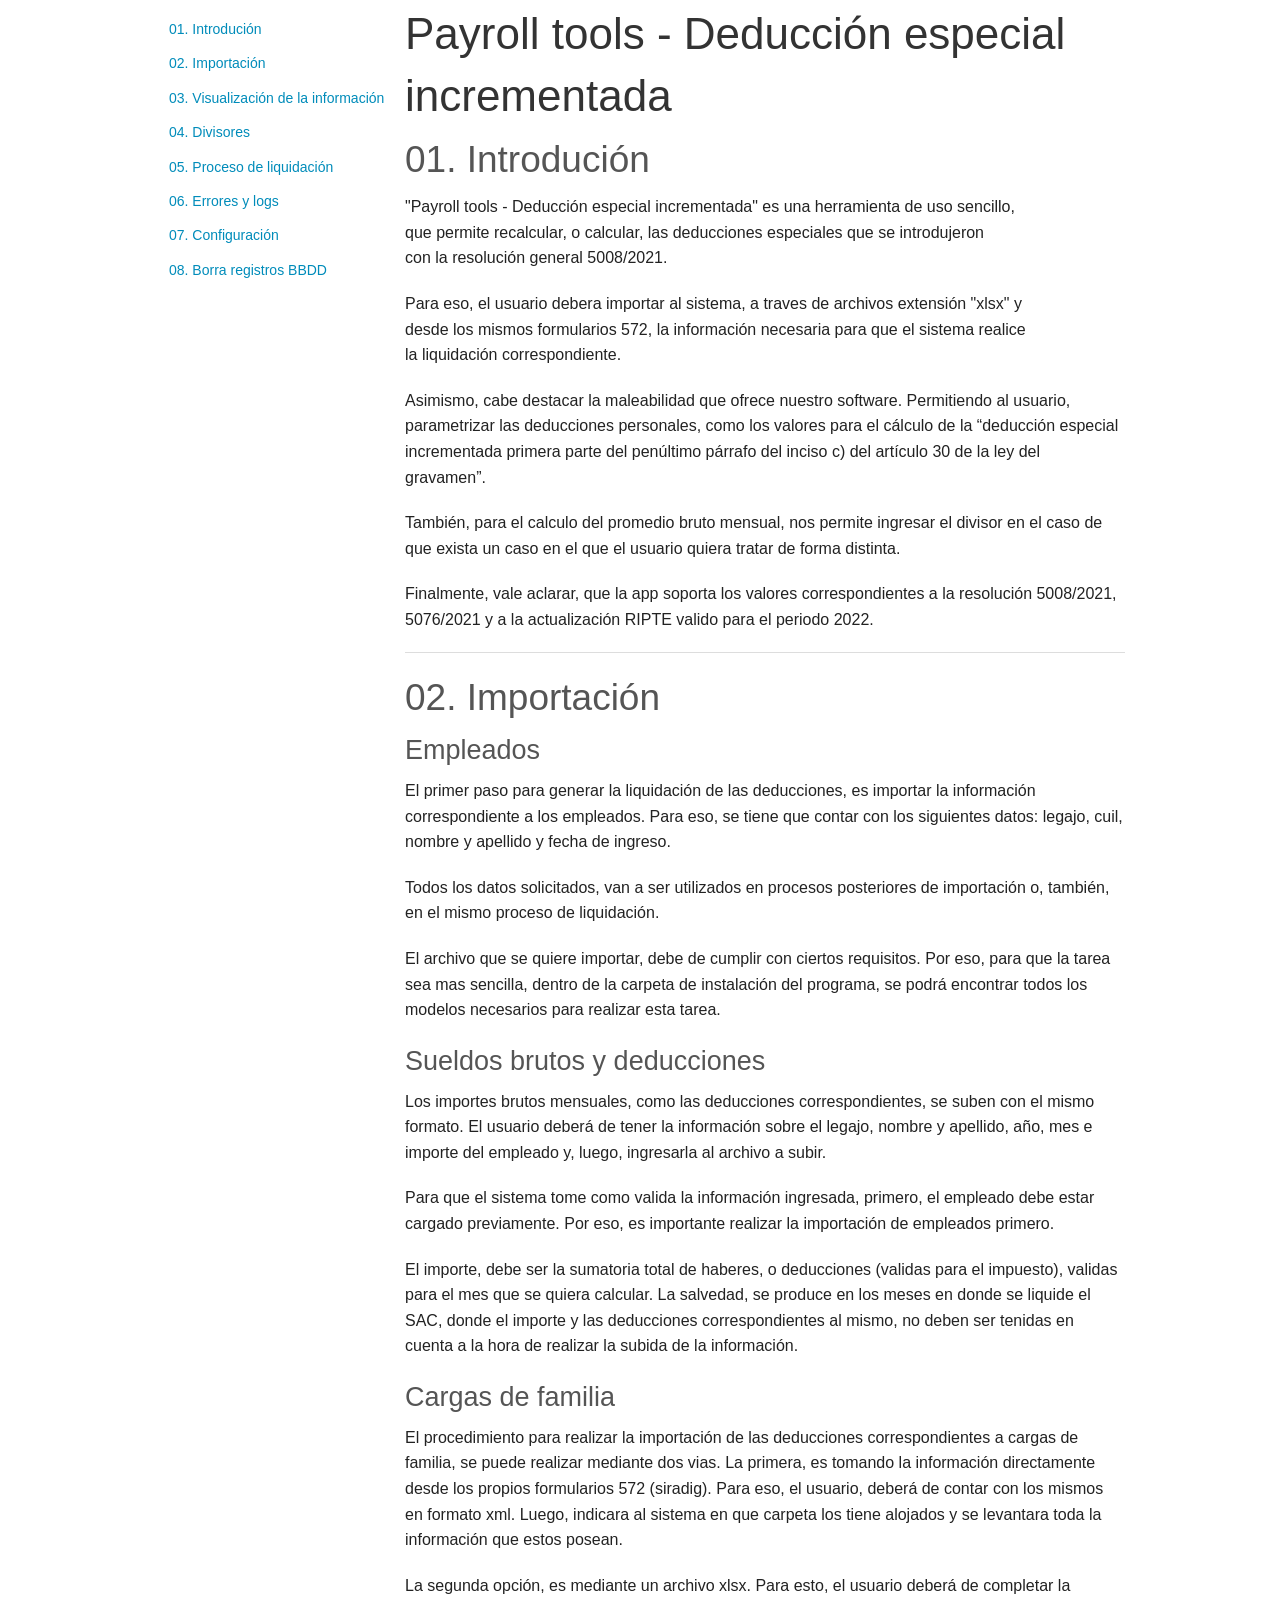
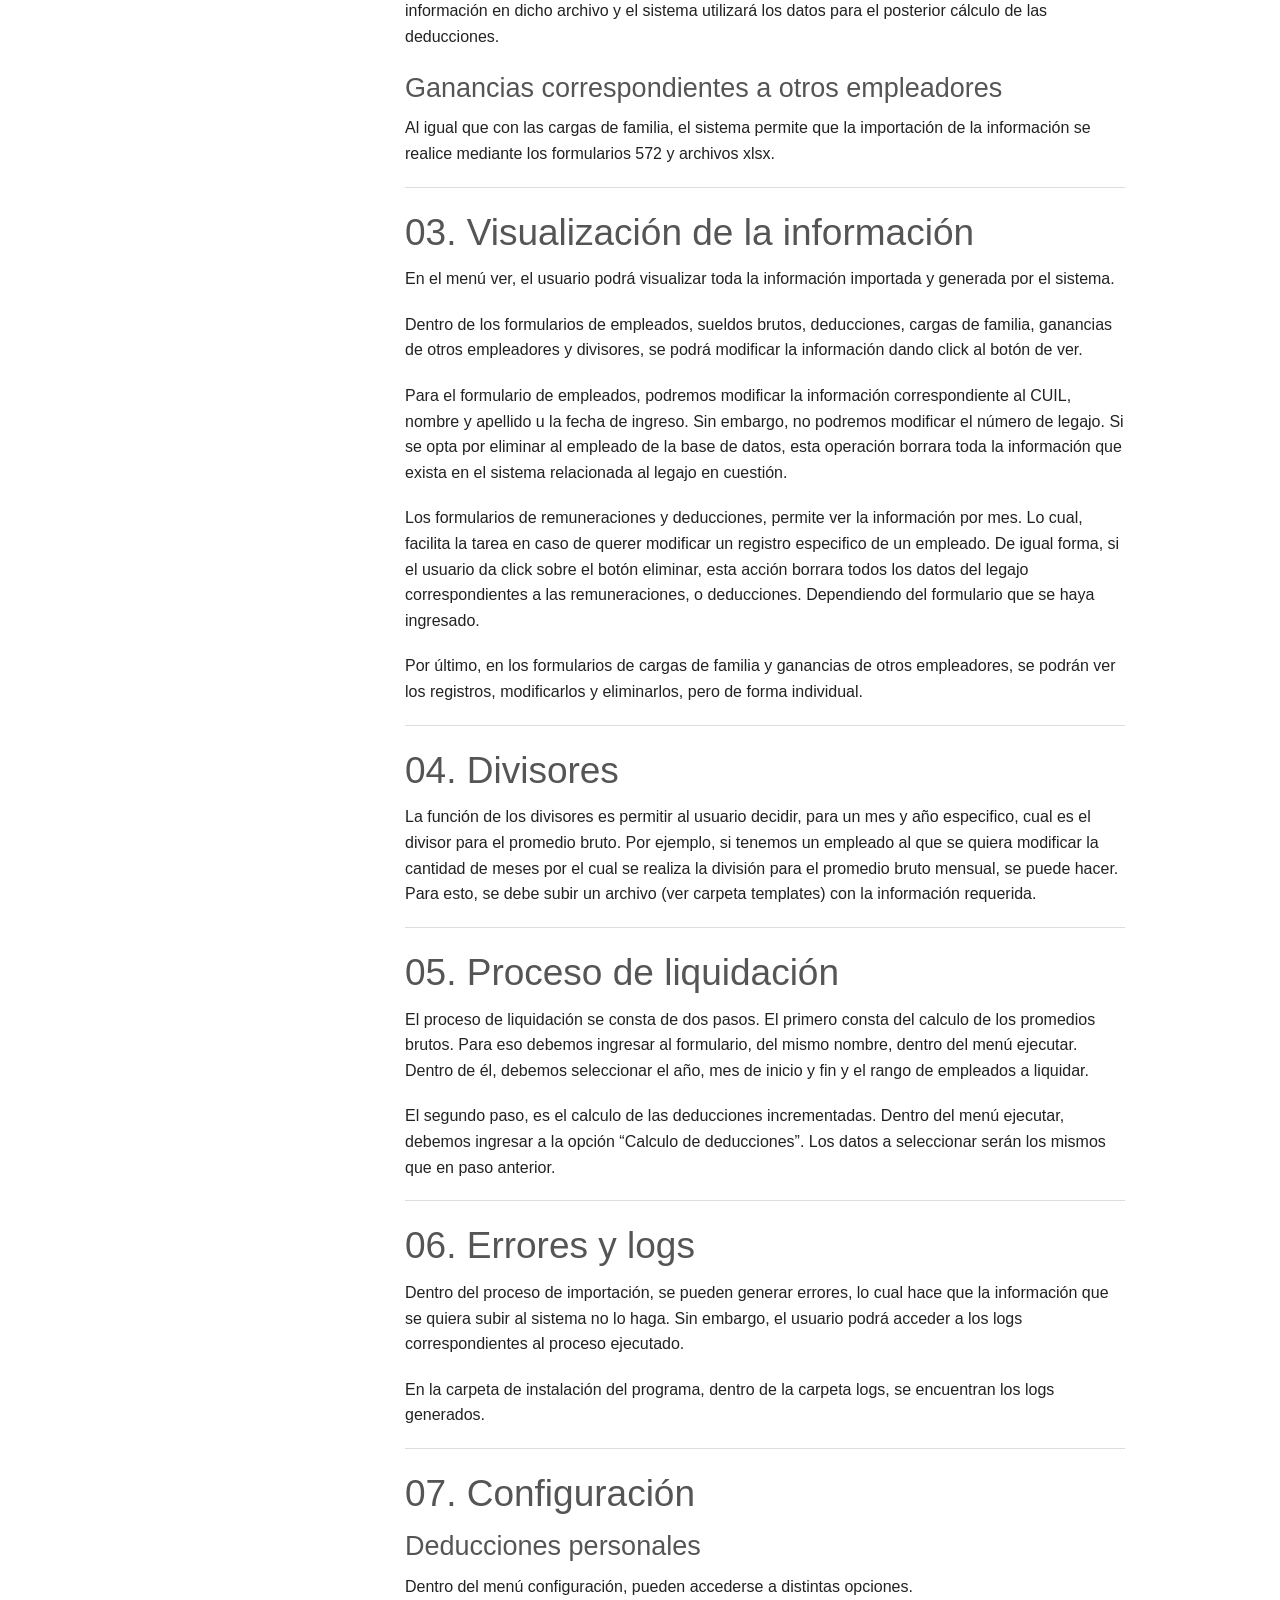
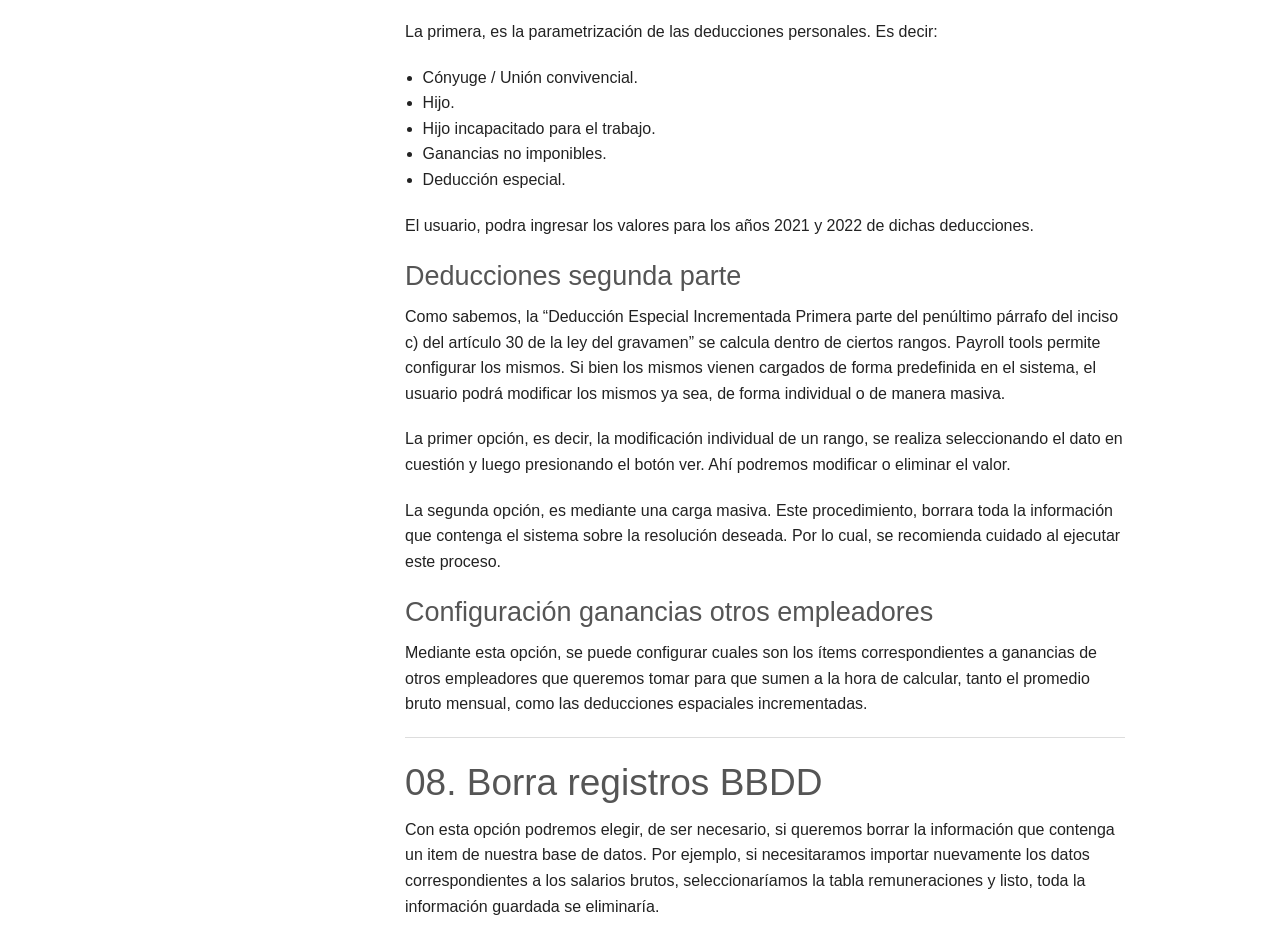
<file: version_1/documentation/index.html>
<!doctype html>
<html class="no-js" lang="en">
  <head>
    <meta charset="utf-8" />
    <meta name="viewport" content="width=device-width, initial-scale=1.0" />
    <title>Documentación | PYT - Deducción especial incrementada</title>
    <link rel="stylesheet" href="assets/css/app.css" />
    <script src="assets/js/vendor/modernizr.js"></script>
  </head>
  <body>
    

	<div class="row">
		<div class="small-3 large-3 columns">
			<ul class="side-nav">
				<li><a href="#sec1">01. Introdución</a></li>
				<li><a href="#sec2">02. Importación</a></li>
				<li><a href="#sec3">03. Visualización de la información</a></li>
				<li><a href="#sec4">04. Divisores</a></li>
				<li><a href="#sec5">05. Proceso de liquidación</a></li>
				<li><a href="#sec6">06. Errores y logs</a></li>
				<li><a href="#sec7">07. Configuración</a></li>
				<li><a href="#sec8">08. Borra registros BBDD</a></li>
			</ul>
		</div>
		<div class="small-9 large-9 columns">

			<h1>Payroll tools - Deducción especial incrementada</h1>

			<h2 id="sec1">01. Introdución</h2>
			<p>
				"Payroll tools - Deducción especial incrementada" es una herramienta de uso sencillo,
				<br>que permite recalcular, o calcular, las deducciones especiales que se introdujeron 
				<br> con la resolución general 5008/2021.
			</p>
			<p>
				Para eso, el usuario debera importar al sistema, a traves de archivos extensión "xlsx" y
				<br> desde los mismos formularios 572, la información necesaria para que el sistema realice 
				<br> la liquidación correspondiente.
			</p>
			<p>
				Asimismo, cabe destacar la maleabilidad que ofrece nuestro software. Permitiendo al usuario, 
				<br>parametrizar las deducciones personales, como los valores para el cálculo de la “deducción especial 
				<br>incrementada primera parte del penúltimo párrafo del inciso c) del artículo 30 de la ley del gravamen”.
			</p>
			<p>
				También, para el calculo del promedio bruto mensual, nos permite ingresar el divisor en el caso de que exista un caso en el que el usuario quiera tratar de forma distinta.
			</p>
			<p>
				Finalmente, vale aclarar, que la app soporta los valores correspondientes a la resolución 5008/2021, 5076/2021 y a la actualización RIPTE valido para el periodo 2022.
			</p>
			<hr>

			<h2 id="sec2">02. Importación</h2>
			
			<h3>Empleados</h3>
			<p>
				El primer paso para generar la liquidación de las deducciones, es importar la información correspondiente a los empleados. Para eso, se tiene que contar con los siguientes datos: legajo, cuil, nombre y apellido y fecha de ingreso.
			</p>
			<p>
				Todos los datos solicitados, van a ser utilizados en procesos posteriores de importación o, también, en el mismo proceso de liquidación.
			</p>
			<p>
				El archivo que se quiere importar, debe de cumplir con ciertos requisitos. Por eso, para que la tarea sea mas sencilla, dentro de la carpeta de instalación del programa, se podrá encontrar todos los modelos necesarios para realizar esta tarea.
			</p>
			
			<h3>Sueldos brutos y deducciones</h3>
			<p>
				Los importes brutos mensuales, como las deducciones correspondientes, se suben con el mismo formato. El usuario deberá de tener la información sobre el legajo, nombre y apellido, año, mes e importe del empleado y, luego, ingresarla al archivo a subir.
			</p>
			<p>
				Para que el sistema tome como valida la información ingresada, primero, el empleado debe estar cargado previamente. Por eso, es importante realizar la importación de empleados primero.
			</p>
			<p>
				El importe, debe ser la sumatoria total de haberes, o deducciones (validas para el impuesto), validas para el mes que se quiera calcular. La salvedad, se produce en los meses en donde se liquide el SAC, donde el importe y las deducciones correspondientes al mismo, no deben ser tenidas en cuenta a la hora de realizar la subida de la información.
			</p>
			<h3>Cargas de familia</h3>
			<p>
				El procedimiento para realizar la importación de las deducciones correspondientes a cargas de familia, se puede realizar mediante dos vias. La primera, es tomando la información directamente desde los propios formularios 572 (siradig). Para eso, el usuario, deberá de contar con los mismos en formato xml. Luego, indicara al sistema en que carpeta los tiene alojados y se levantara toda la información que estos posean.
			</p>
			<p>
				La segunda opción, es mediante un archivo xlsx. Para esto, el usuario deberá de completar la información en dicho archivo y el sistema utilizará los datos para el posterior cálculo de las deducciones.
			</p>
			<h3>Ganancias correspondientes a otros empleadores</h3>
			<p>
				Al igual que con las cargas de familia, el sistema permite que la importación de la información se realice mediante los formularios 572 y archivos xlsx.
			</p>
			<hr>

			<h2 id="sec3">03. Visualización de la información</h2>
			<p>
				En el menú ver, el usuario podrá visualizar toda la información importada y generada por el sistema. 
			</p>
			<p>
				Dentro de los formularios de empleados, sueldos brutos, deducciones, cargas de familia, ganancias de otros empleadores y divisores, se podrá modificar la información dando click al botón de ver.
			</p>
			<p>
				Para el formulario de empleados, podremos modificar la información correspondiente al CUIL, nombre y apellido u la fecha de ingreso. Sin embargo, no podremos modificar el número de legajo. Si se opta por eliminar al empleado de la base de datos, esta operación borrara toda la información que exista en el sistema relacionada al legajo en cuestión.
			</p>
			<p>
				Los formularios de remuneraciones y deducciones, permite ver la información por mes. Lo cual, facilita la tarea en caso de querer modificar un registro especifico de un empleado. De igual forma, si el usuario da click sobre el botón eliminar, esta acción borrara todos los datos del legajo correspondientes a las remuneraciones, o deducciones. Dependiendo del formulario que se haya ingresado. 
			</p>
			<p>
				Por último, en los formularios de cargas de familia y ganancias de otros empleadores, se podrán ver los registros, modificarlos y eliminarlos, pero de forma individual.
			</p>
			<hr>

			<h2 id="sec4">04. Divisores</h2>
			<p>
				La función de los divisores es permitir al usuario decidir, para un mes y año especifico, cual es el divisor para el promedio bruto. Por ejemplo, si tenemos un empleado al que se quiera modificar la cantidad de meses por el cual se realiza la división para el promedio bruto mensual, se puede hacer. Para esto, se debe subir un archivo (ver carpeta templates) con la información requerida.
			</p>
			<hr>

			<h2 id="sec5">05. Proceso de liquidación</h2>
			<p>
				El proceso de liquidación se consta de dos pasos. El primero consta del calculo de los promedios brutos. Para eso debemos ingresar al formulario, del mismo nombre, dentro del menú ejecutar. Dentro de él, debemos seleccionar el año, mes de inicio y fin y el rango de empleados a liquidar. 
			</p>
			<p>
				El segundo paso, es el calculo de las deducciones incrementadas. Dentro del menú ejecutar, debemos ingresar a la opción “Calculo de deducciones”. Los datos a seleccionar serán los mismos que en paso anterior.
			</p>
			<hr>

			<h2 id="sec6">06. Errores y logs</h2>
			<p>
				Dentro del proceso de importación, se pueden generar errores, lo cual hace que la información que se quiera subir al sistema no lo haga. Sin embargo, el usuario podrá acceder a los logs correspondientes al proceso ejecutado. 
			</p>
			<p>
				En la carpeta de instalación del programa, dentro de la carpeta logs, se encuentran los logs generados.
			</p>
			<hr>

			<h2 id="sec7">07. Configuración</h2>
			<h3>Deducciones personales</h3>
			<p>
				Dentro del menú configuración, pueden accederse a distintas opciones. 
			</p>
			<p>	
				La primera, es la parametrización de las deducciones personales. Es decir:
			</p>
			<ul>
				<li>Cónyuge / Unión convivencial.</li>
				<li>Hijo.</li>
				<li>Hijo incapacitado para el trabajo.</li>
				<li>Ganancias no imponibles.</li>
				<li>Deducción especial.</li>
			</ul>
			<p>
				El usuario, podra ingresar los valores para los años 2021 y 2022 de dichas deducciones.
			</p>
			<h3>Deducciones segunda parte</h3>
			<p>
				Como sabemos, la “Deducción Especial Incrementada Primera parte del penúltimo párrafo del inciso c) del artículo 30 de la ley del gravamen” se calcula dentro de ciertos rangos. Payroll tools permite configurar los mismos. Si bien los mismos vienen cargados de forma predefinida en el sistema, el usuario podrá modificar los mismos ya sea, de forma individual o de manera masiva. 
			</p>
			<p>
				La primer opción, es decir, la modificación individual de un rango, se realiza seleccionando el dato en cuestión y luego presionando el botón ver. Ahí podremos modificar o eliminar el valor.
			</p>
			<p>
				La segunda opción, es mediante una carga masiva. Este procedimiento, borrara toda la información que contenga el sistema sobre la resolución deseada. Por lo cual, se recomienda cuidado al ejecutar este proceso.
			</p>
			<h3>Configuración ganancias otros empleadores</h3>
			<p>
				Mediante esta opción, se puede configurar cuales son los ítems correspondientes a ganancias de otros empleadores que queremos tomar para que sumen a la hora de calcular, tanto el promedio bruto mensual, como las deducciones espaciales incrementadas. 
			</p>

			<hr>

			<h2 id="sec8">08. Borra registros BBDD</h2>
			<p>
				Con esta opción podremos elegir, de ser necesario, si queremos borrar la información que contenga un item de nuestra base de datos. Por ejemplo, si necesitaramos importar nuevamente los datos correspondientes a los salarios brutos, seleccionaríamos la tabla remuneraciones y listo, toda la información guardada se eliminaría.
			</p>
		</div>
 	</div>

    
    <script src="assets/js/vendor/jquery.js"></script>
    <script src="assets/js/foundation.min.js"></script>
    <script>
      $(document).foundation();
    </script>
  </body>
</html>
</file>
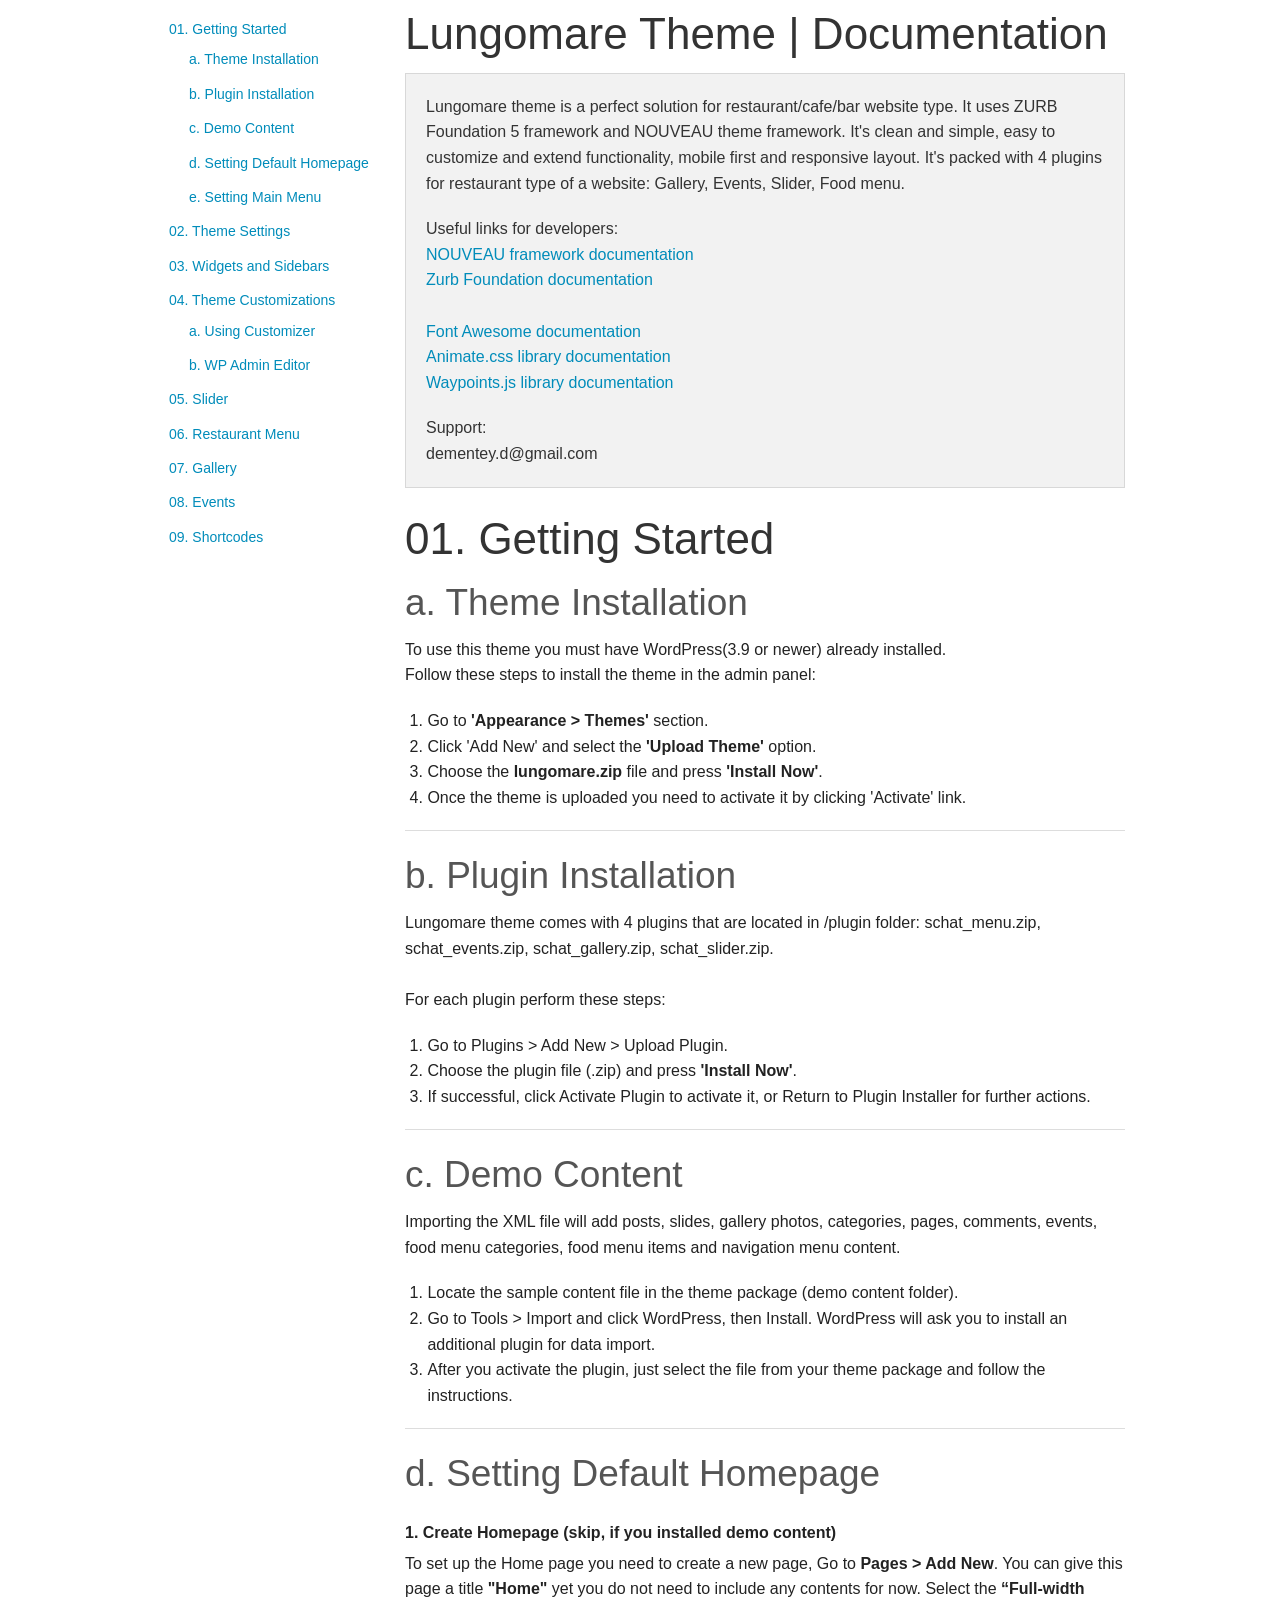
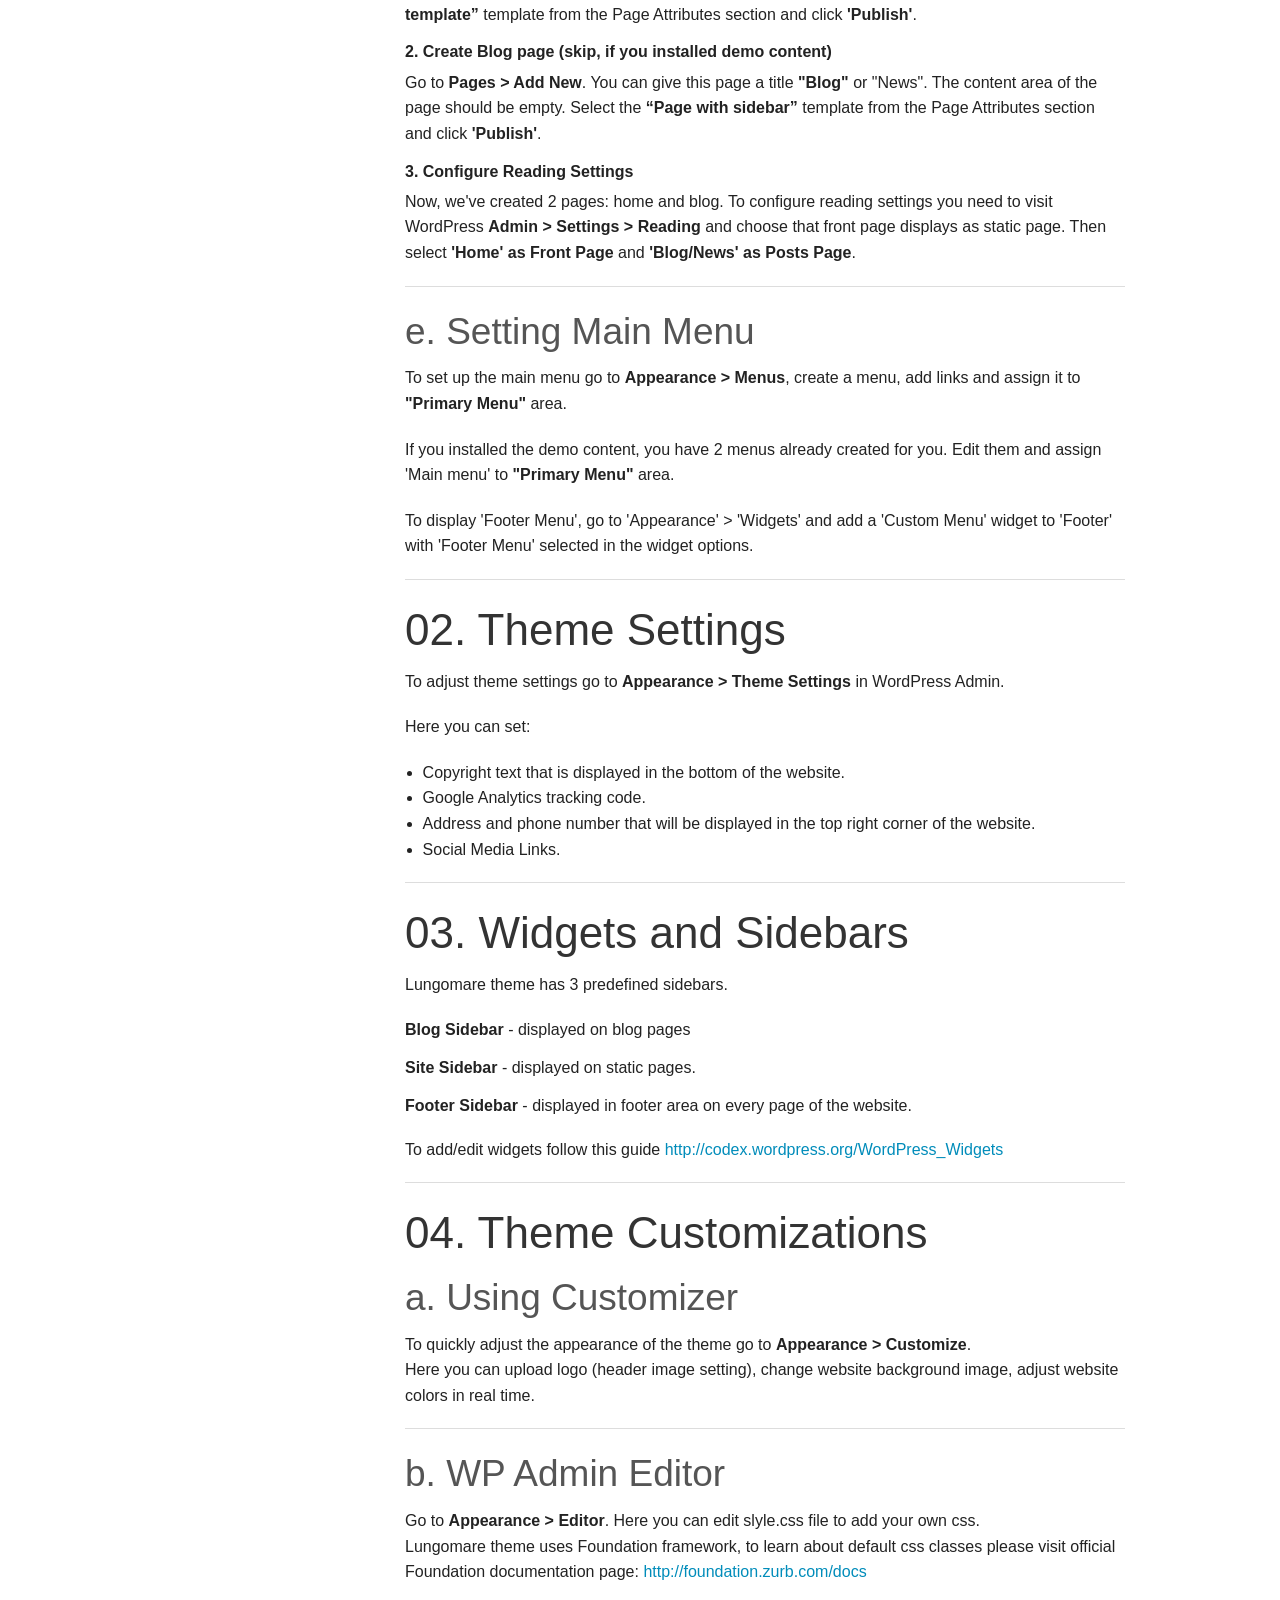
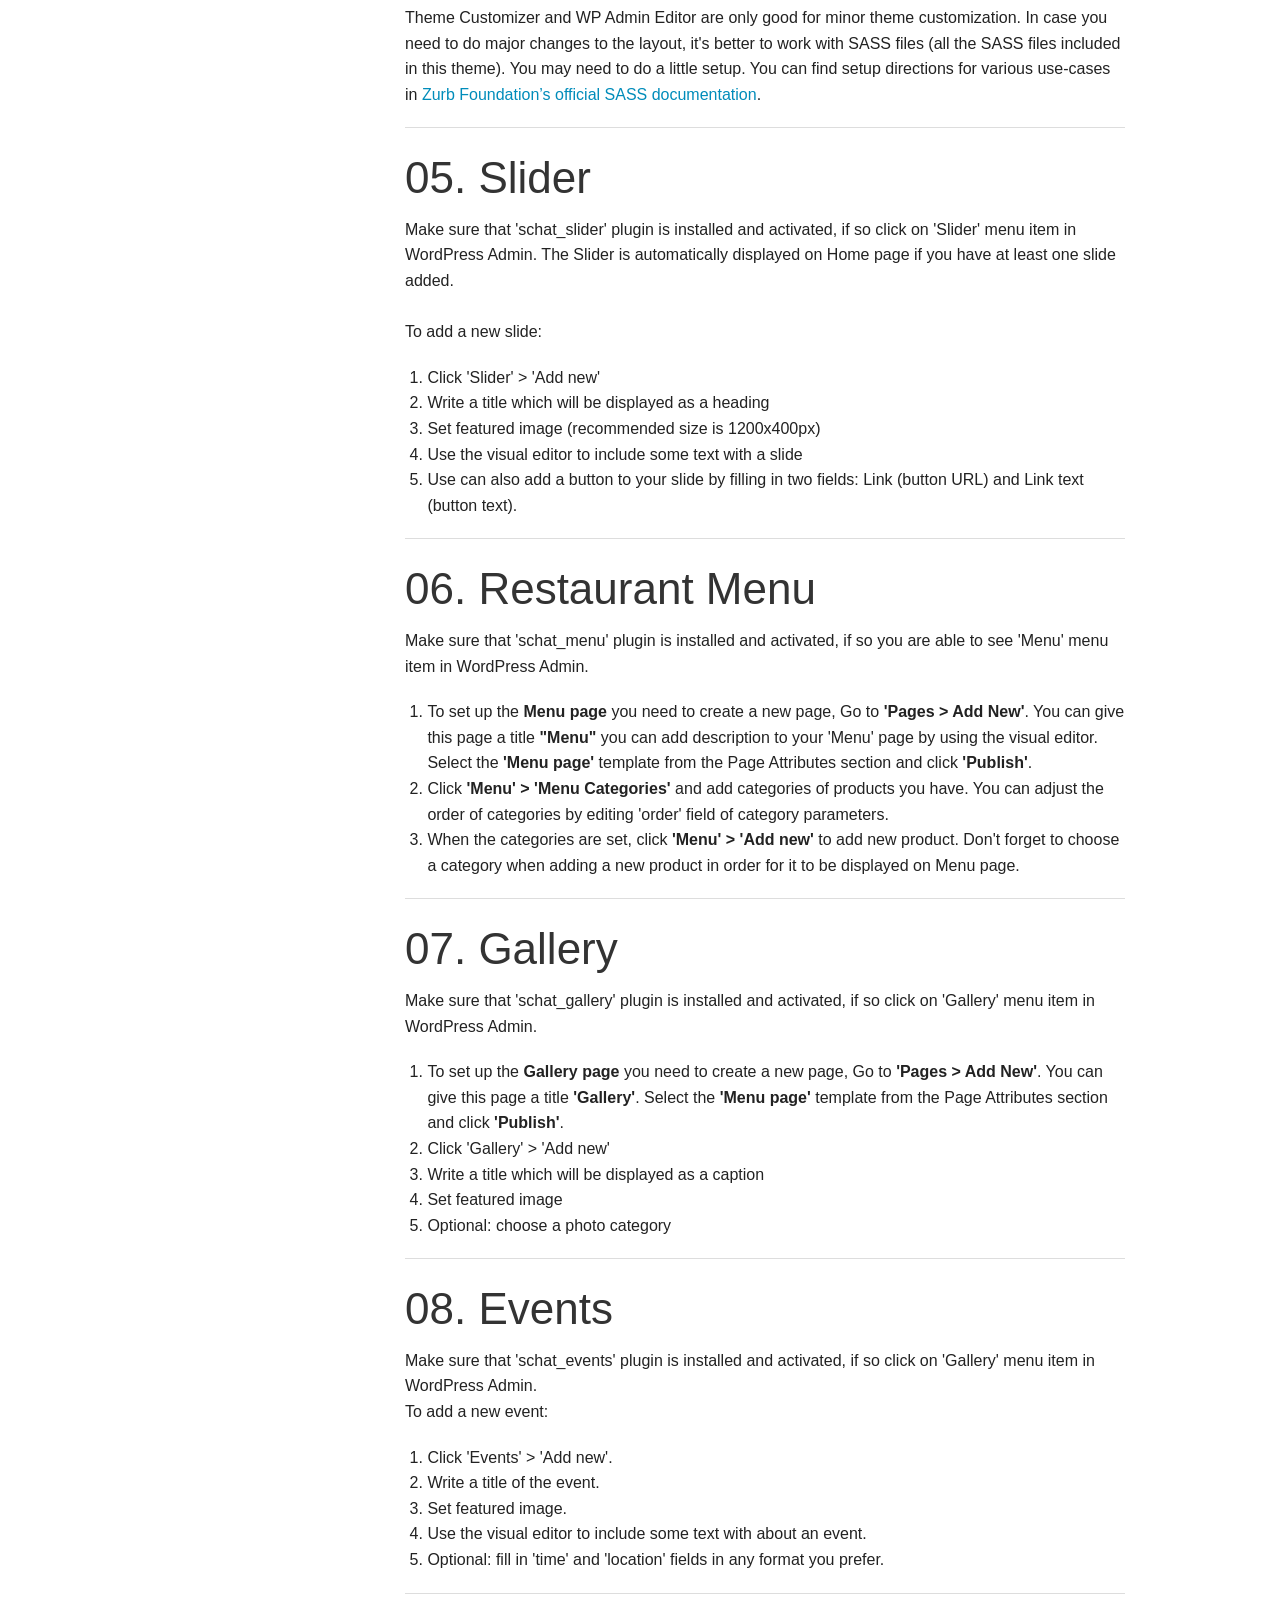
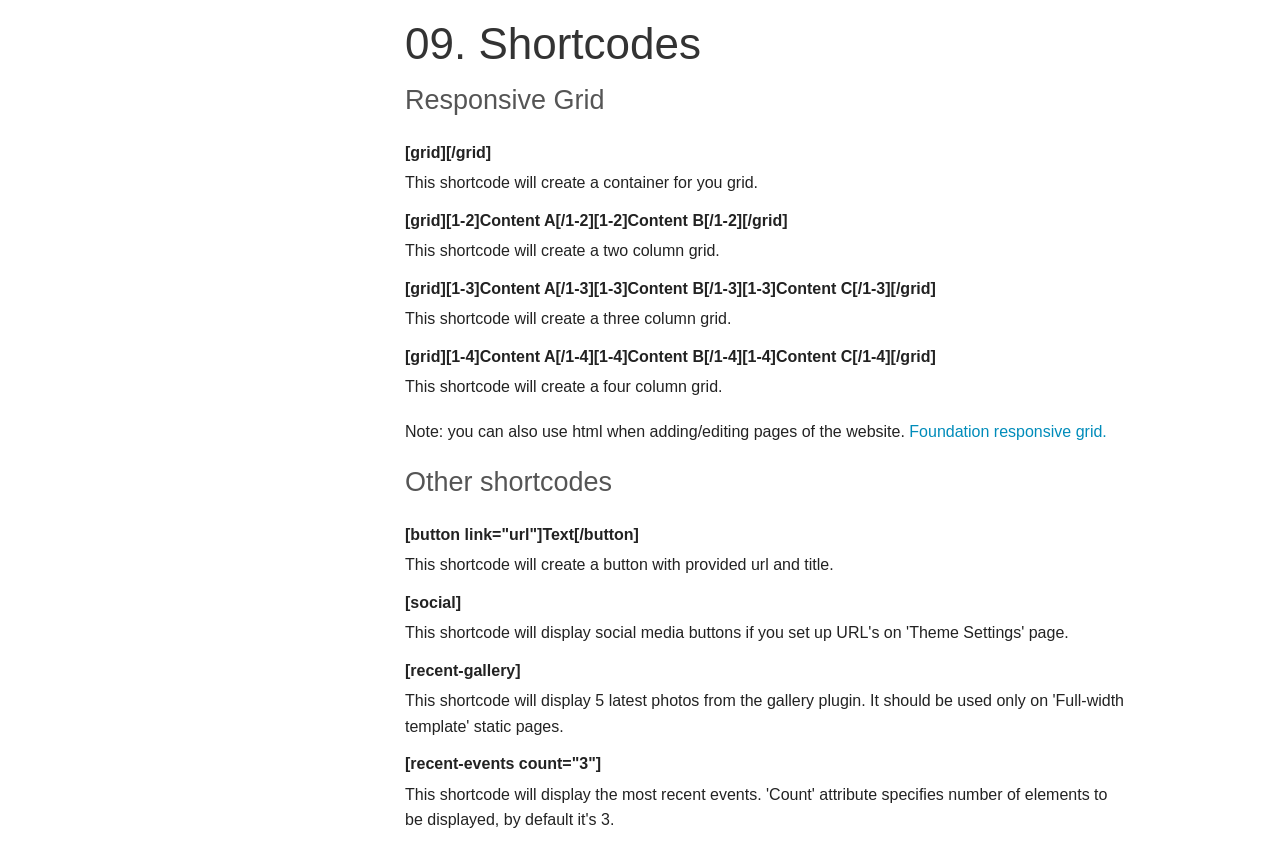
<file: version_1/documentation/assets/index.html>
<!doctype html>
<html class="no-js" lang="en">
  <head>
    <meta charset="utf-8" />
    <meta name="viewport" content="width=device-width, initial-scale=1.0" />
    <title>Documentation | Lungomare</title>
    <link rel="stylesheet" href="css/app.css" />
    <script src="js/vendor/modernizr.js"></script>
  </head>
  <body>
    

	<div class="row">
		<div class="small-3 large-3 columns">
			<ul class="side-nav">
				<li><a href="#sec1">01. Getting Started</a>
					<ul>
						<li><a href="#sec1a">a. Theme Installation</a></li>
						<li><a href="#sec1b">b. Plugin Installation</a></li>
						<li><a href="#sec1c">c. Demo Content</a></li>
						<li><a href="#sec1d">d. Setting Default Homepage</a></li>
						<li><a href="#sec1e">e. Setting Main Menu</a></li>
					</ul>
				</li>
				<li><a href="#sec2">02. Theme Settings</a></li>
				<li><a href="#sec3">03. Widgets and Sidebars</a></li>
				<li><a href="#sec4">04. Theme Customizations</a>
					<ul>
						<li><a href="#sec4a">a. Using Customizer</a></li>
						<li><a href="#sec4b">b. WP Admin Editor</a></li>
					</ul>
				</li>
				<li><a href="#sec5">05. Slider</a></li>
				<li><a href="#sec6">06. Restaurant Menu</a></li>
				<li><a href="#sec7">07. Gallery</a></li>
				<li><a href="#sec8">08. Events</a></li>
				<li><a href="#sec9">09. Shortcodes</a></li>
			</ul>
		</div>
		<div class="small-9 large-9 columns">
			<h1>Lungomare Theme | Documentation</h1>
			<div class="panel">
				<p>Lungomare theme is a perfect solution for restaurant/cafe/bar website type.
					It uses ZURB Foundation 5 framework and NOUVEAU theme framework.
					It's clean and simple, easy to customize and extend
				functionality, mobile first and responsive layout. It's packed with 4 plugins for restaurant type of a
				website: Gallery, Events, Slider, Food menu.</p>
				<p>Useful links for developers:<br>
					<a target="_blank" href="http://www.nouveauframework.com/getting-started/">NOUVEAU framework documentation</a><br>
				<a target="_blank" href="http://foundation.zurb.com/docs">Zurb Foundation documentation</a><br><br>
					<a target="_blank" href="http://fortawesome.github.io/Font-Awesome/">Font Awesome documentation</a><br>
					<a target="_blank" href="https://daneden.github.io/animate.css/">Animate.css library documentation<br></a>
					<a target="_blank" href="http://imakewebthings.com/waypoints/guides/getting-started/">Waypoints.js library documentation</a>
				</p>
				<p>Support: <br>dementey.d@gmail.com</p>
			</div>

			<h1 id="sec1">01. Getting Started</h1>
			<h2 id="sec1a">a. Theme Installation</h2>
			<p>
				To use this theme you must have WordPress(3.9 or newer) already installed.<br>
				Follow these steps to install the theme in the admin panel:<br>
				<ol>
					<li>Go to <b>'Appearance > Themes'</b> section.</li>
					<li>Click 'Add New' and select the <b>'Upload Theme'</b> option.</li>
					<li>Choose the <b>lungomare.zip</b> file and press <b>'Install Now'</b>.</li>
					<li>Once the theme is uploaded you need to activate it by clicking 'Activate' link.</li>
				</ol>
			</p>

			<hr>

			<h2 id="sec1b">b. Plugin Installation</h2>
			<p>
				Lungomare theme comes with 4 plugins that are located in /plugin folder: schat_menu.zip, schat_events.zip, schat_gallery.zip, schat_slider.zip.
			    <br><br>
				For each plugin perform these steps:
				<ol>
				<li>Go to Plugins > Add New > Upload Plugin.</li>
				<li>Choose the plugin file (.zip) and press <b>'Install Now'</b>.</li>
				<li>If successful, click Activate Plugin to activate it, or Return to Plugin Installer for further actions.</li>
				</ol>
			</p>

			<hr>

			<h2 id="sec1c">c. Demo Content</h2>
			<p>

				Importing the XML file will add posts, slides, gallery photos, categories, pages, comments, events, food menu categories,
				food menu items and navigation menu content.
				<ol>
					<li>Locate the sample content file in the theme package (demo content folder).</li>
					<li>Go to Tools > Import and click WordPress, then Install. WordPress will ask you to install an additional plugin for data import.</li>
					<li>After you activate the plugin, just select the file from your theme package and follow the instructions.</li>
				</ol>
			</p>

			<hr>

			<h2 id="sec1d">d. Setting Default Homepage</h2>
			<p>
			<dl>
				<dt>1. Create Homepage (skip, if you installed demo content)</dt>
				<dd>To set up the Home page you need to create a new page, Go to <b>Pages > Add New</b>. You can give this page a
					title <b>"Home"</b> yet you do not need to include any contents for now. Select the <b>“Full-width template”</b>
					template from the Page Attributes section and click <b>'Publish'</b>.
				</dd>
				<dt>2. Create Blog page (skip, if you installed demo content)</dt>
				<dd>Go to <b>Pages > Add New</b>. You can give this page a title <b>"Blog"</b> or "News". The content area of the page should be
					empty. Select the <b>“Page with sidebar”</b> template from the Page Attributes section and click <b>'Publish'</b>.
				</dd>
				<dt>3. Configure Reading Settings</dt>
				<dd>Now, we've created 2 pages: home and blog.
					To configure reading settings you need to visit WordPress <b>Admin > Settings > Reading</b> and choose that
					front page displays as static page. Then select <b>'Home' as Front Page</b> and <b>'Blog/News' as Posts Page</b>.
				</dd>
			</dl>
			</p>

			<hr>
			<h2 id="sec1e">e. Setting Main Menu</h2>
			<p>
				To set up the main menu go to <b>Appearance > Menus</b>, create a menu, add links and assign
				it to <b>"Primary Menu"</b> area.
			</p>
			<p>If you installed the demo content, you have 2 menus already created for you.
				Edit them and assign 'Main menu' to <b>"Primary Menu"</b> area.</p>
			<p>To display 'Footer Menu', go to 'Appearance' > 'Widgets' and add a 'Custom Menu' widget to
				'Footer' with 'Footer Menu' selected in the widget options.
			</p>
			<hr>
			<h1 id="sec2">02. Theme Settings</h1>
			<p>To adjust theme settings go to <b>Appearance > Theme Settings</b> in WordPress Admin.</p>
			<p>
				Here you can set:
				<ul>
					<li>Copyright text that is displayed in the bottom of the website.</li>
					<li>Google Analytics tracking code.</li>
					<li>Address and phone number that will be displayed in the top right corner of the website.</li>
					<li>Social Media Links.</li>
				</ul>
			</p>

			<hr>
			<h1 id="sec3">03. Widgets and Sidebars</h1>
			<p>
			Lungomare theme has 3 predefined sidebars.
			<dl>

				<dd><b>Blog Sidebar</b> - displayed on blog pages</dd>
				<dd>
					<b>Site Sidebar</b> - displayed on static pages.
				</dd>

				<dd>
					<b>Footer Sidebar</b> - displayed in footer area on every page of the website.
				</dd>
			</dl>
			To add/edit widgets follow this guide
			<a target="_blank" href="http://codex.wordpress.org/WordPress_Widgets">http://codex.wordpress.org/WordPress_Widgets</a>
			</p>
			<hr>
			<h1 id="sec4">04. Theme Customizations</h1>
			<h2 id="sec4a">a. Using Customizer</h2>
			<p>To quickly adjust the appearance of the theme go to <b>Appearance > Customize</b>.<br>
			Here you can upload logo (header image setting), change website background image, adjust website colors in
				real time.
			</p>
			<hr>
			<h2 id="sec4b">b. WP Admin Editor</h2>
			<p>
				Go to <b>Appearance > Editor</b>.
				Here you can edit slyle.css file to add your own css.<br>
				Lungomare theme uses Foundation framework, to learn about default css classes please visit
				official Foundation documentation page: <a target="_blank" href="http://foundation.zurb.com/docs">http://foundation.zurb.com/docs</a>
			</p>
			<p>
				Theme Customizer and WP Admin Editor are only good for minor theme customization. In case you need to do major changes to the layout,
				it's better to work with SASS files (all the SASS files included in this theme). You may need to do a little setup. You can find setup directions
				for various use-cases in <a target="_blank" href="http://foundation.zurb.com/docs/sass.html">Zurb Foundation’s official SASS documentation</a>.
			</p>
			<hr>
			<h1 id="sec5">05. Slider</h1>
			<p>
				Make sure that 'schat_slider' plugin is installed and activated, if so click on 'Slider' menu item in
				WordPress Admin. The Slider is automatically displayed on Home page if you have at least one slide added.<br>
				<br>
				To add a new slide:
				<ol>
					<li>Click 'Slider' > 'Add new'</li>
					<li>Write a title which will be displayed as a heading</li>
					<li>Set featured image (recommended size is 1200x400px)</li>
					<li>Use the visual editor to include some text with a slide</li>
					<li>Use can also add a button to your slide by filling in two fields:
					Link (button URL) and Link text (button text).
					</li>
				</ol>
			</p>
			<hr>
			<h1 id="sec6">06. Restaurant Menu</h1>
			<p>
				Make sure that 'schat_menu' plugin is installed and activated, if so you are able to see 'Menu' menu item in
				WordPress Admin.<br>

			<ol>
				<li>To set up the <b>Menu page</b> you need to create a new page, Go to <b>'Pages > Add New'</b>. You can give this page a
					title <b>"Menu"</b> you can add description to your 'Menu' page by using the visual editor.
					Select the <b>'Menu page'</b>
					template from the Page Attributes section and click <b>'Publish'</b>.
				</li>
				<li>Click <b>'Menu' > 'Menu Categories'</b> and add categories of products you have. You can adjust the order
				of categories by editing 'order' field of category parameters.</li>
				<li>When the categories are set, click <b>'Menu' > 'Add new'</b> to add new product.
				Don't forget to choose a category when adding a new product in order for it to be displayed on Menu page.
				</li>
			</ol>
			</p>
			<hr>
			<h1 id="sec7">07. Gallery</h1>
			<p>
				Make sure that 'schat_gallery' plugin is installed and activated, if so click on 'Gallery' menu item in
				WordPress Admin.<br>
				<ol>
					<li>To set up the <b>Gallery page</b> you need to create a new page, Go to <b>'Pages > Add New'</b>. You can give this page a
						title <b>'Gallery'</b>.
						Select the <b>'Menu page'</b>
						template from the Page Attributes section and click <b>'Publish'</b>.
					</li>
					<li>Click 'Gallery' > 'Add new'</li>
					<li>Write a title which will be displayed as a caption</li>
					<li>Set featured image</li>
					<li>Optional: choose a photo category</li>
				</ol>
			</p>
			<hr>
			<h1 id="sec8">08. Events</h1>
			<p>
				Make sure that 'schat_events' plugin is installed and activated, if so click on 'Gallery' menu item in
				WordPress Admin.<br>
				To add a new event:
				<ol>
					<li>Click 'Events' > 'Add new'.</li>
					<li>Write a title of the event.</li>
					<li>Set featured image.</li>
					<li>Use the visual editor to include some text with about an event.</li>
					<li>Optional: fill in 'time' and 'location' fields in any format you prefer.</li>
				</ol>
			</p>
			<hr>
			<h1 id="sec9">09. Shortcodes</h1>
			<h3>Responsive Grid</h3>
			<p>
			<dl>
				<dt>[grid][/grid]</dt>
				<dd>This shortcode will create a container for you grid.</dd>

				<dt>[grid][1-2]Content A[/1-2][1-2]Content B[/1-2][/grid]</dt>
				<dd>This shortcode will create a two column grid.</dd>

				<dt>[grid][1-3]Content A[/1-3][1-3]Content B[/1-3][1-3]Content C[/1-3][/grid]</dt>
				<dd>This shortcode will create a three column grid.</dd>

				<dt>[grid][1-4]Content A[/1-4][1-4]Content B[/1-4][1-4]Content C[/1-4][/grid]</dt>
				<dd>This shortcode will create a four column grid.</dd>
			</dl>
				Note: you can also use html when adding/editing pages of the website.
				<a target="_blank" href="http://foundation.zurb.com/docs/components/grid.html">Foundation responsive grid.</a>
			</p>

			<h3>Other shortcodes</h3>
			<p>
			<dl>
				<dt>[button link="url"]Text[/button]</dt>
				<dd>This shortcode will create a button with provided url and title.</dd>

				<dt>[social]</dt>
				<dd>This shortcode will display social media buttons if you set up URL's on 'Theme Settings' page.</dd>

				<dt>[recent-gallery]</dt>
				<dd>This shortcode will display 5 latest photos from the gallery plugin. It should be used only on
				'Full-width template' static pages.</dd>

				<dt>[recent-events count="3"]</dt>
				<dd>This shortcode will display the most recent events. 'Count' attribute specifies number of elements
				 to be displayed, by default it's 3.</dd>
			</dl>
			</p>
		</div>
 	</div>

    
    <script src="js/vendor/jquery.js"></script>
    <script src="js/foundation.min.js"></script>
    <script>
      $(document).foundation();
    </script>
  </body>
</html>
</file>
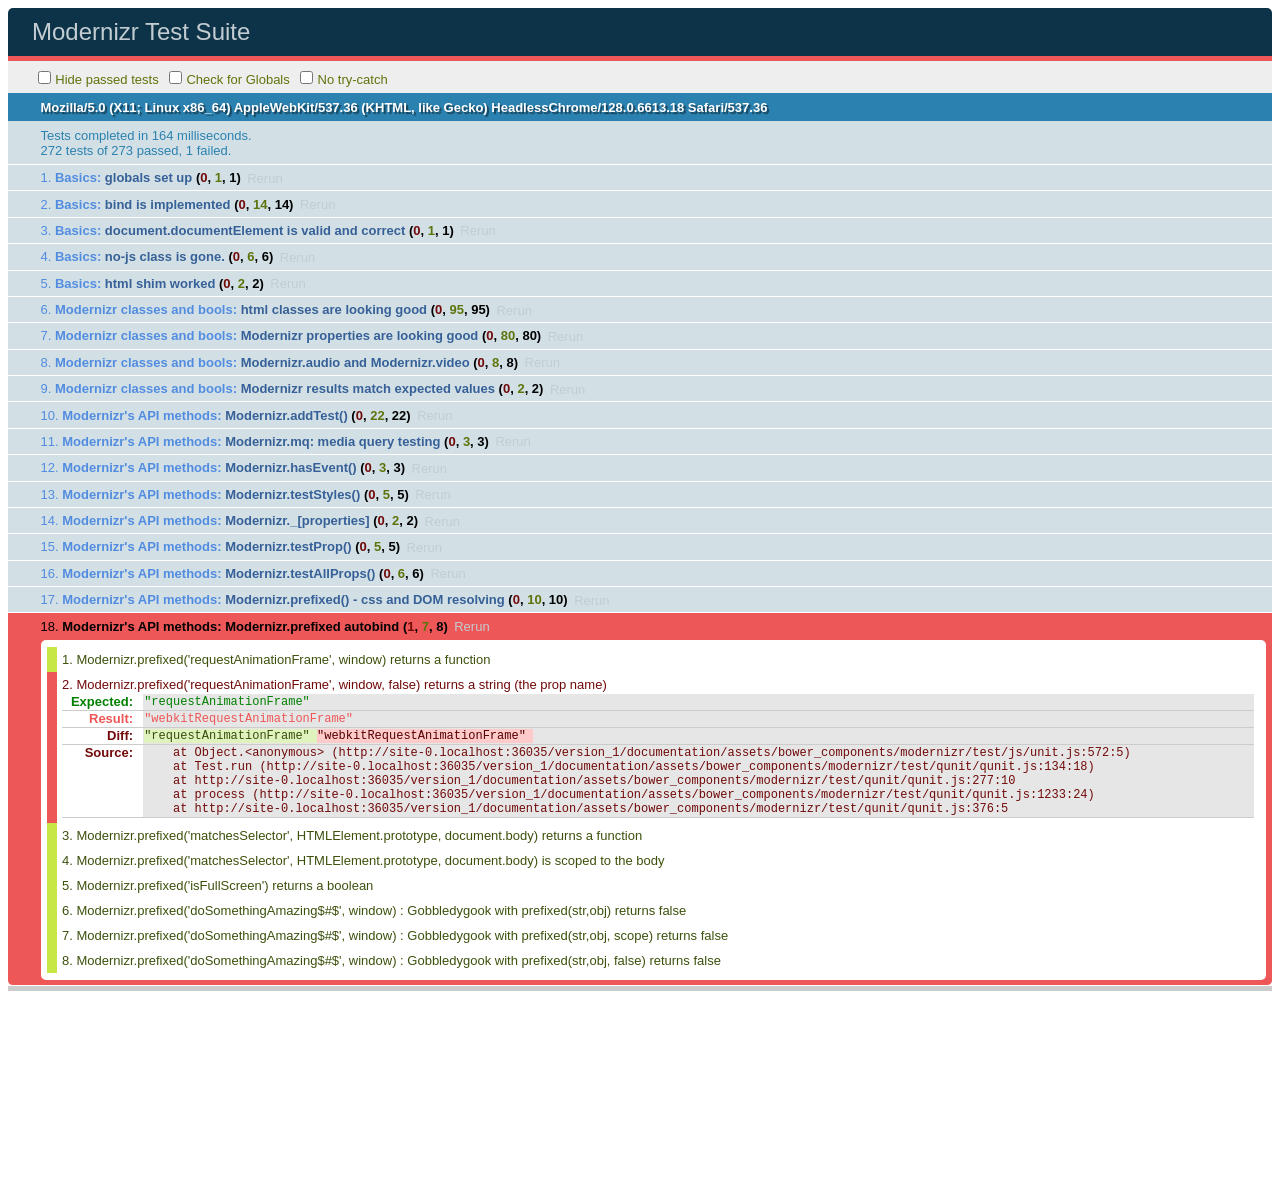
<file: version_1/documentation/assets/bower_components/modernizr/test/basic.html>
<!DOCTYPE html>
<html class="+no-js no-js- no-js i-has-no-js">
<head>
  <meta charset="UTF-8">
  <title>Modernizr Test Suite</title>
  <link rel="stylesheet" href="qunit/qunit.css">
  <style>
     body { margin-bottom: 150px;}
     #testbed { font-family: Helvetica; color: #444; padding-bottom: 100px;}
     #testbed button { margin: 30px; font-size: 13px;}
     .data-notes, .offScreen { display:none;}
     table { width: 100%;}
     tbody tr:nth-child(even) td, tbody tr:nth-child(even) th {  border: 1px solid #ccc; border-left: 0; border-right: 0;}
     table td:nth-child(even), table th:nth-child(even) { background: #e6e6e6;}
     table tbody tr:hover td, table tbody tr:hover th { background: #e1e100!important;}
     td.wrong { background:red!important;}
     #html5section { visibility: hidden; }
     h1 label { display:none;}
     .output { padding: 0 0 0 16px;}
     .output ul { margin: 0;}
     .output li { color: #854747; }
     .output li.yes{color:#090;}
     .output li b{color:#000;}
     .output {font:14px/1.3 Inconsolata,Consolas,monospace;
                    -webkit-column-count: 5;
                       -moz-column-count: 5;
                            column-count: 5;}
      .output + .output { border-top: 5px solid #ccc; }
      textarea { width: 100%; min-height: 75px;}
      #caniusetrigger { font-size: 38px; font-family: monospace; display:block; }
  </style>

  <script src="https://raw.github.com/Modernizr/Modernizr/master/modernizr.js"></script>

  <script>window.Modernizr || document.write('<script src="../modernizr.js"><\/script>')</script>

  <script src="js/lib/polyfills.js"></script>
  <script src="js/lib/detect-global.js"></script>
  
  <script src="qunit/qunit.js"></script>
  <script src="js/lib/jquery-1.7b2.js"></script>
  
  <script src="js/setup.js"></script>
  
  <script src="js/unit.js"></script>
</head>
<body>
  <h1 id="qunit-header">Modernizr Test Suite</h1>
  <h2 id="qunit-banner"></h2>
  <div id="qunit-testrunner-toolbar"></div>
  <h2 id="qunit-userAgent"></h2>

  <ol id="qunit-tests"></ol>

  <div id="mod-output" class=output></div>
  <div id="mod-feattest-output" class=output></div>


  <br>
 
  <section><aside>this is an aside within a section</aside></section>
  
  
</body>
</html>
</file>
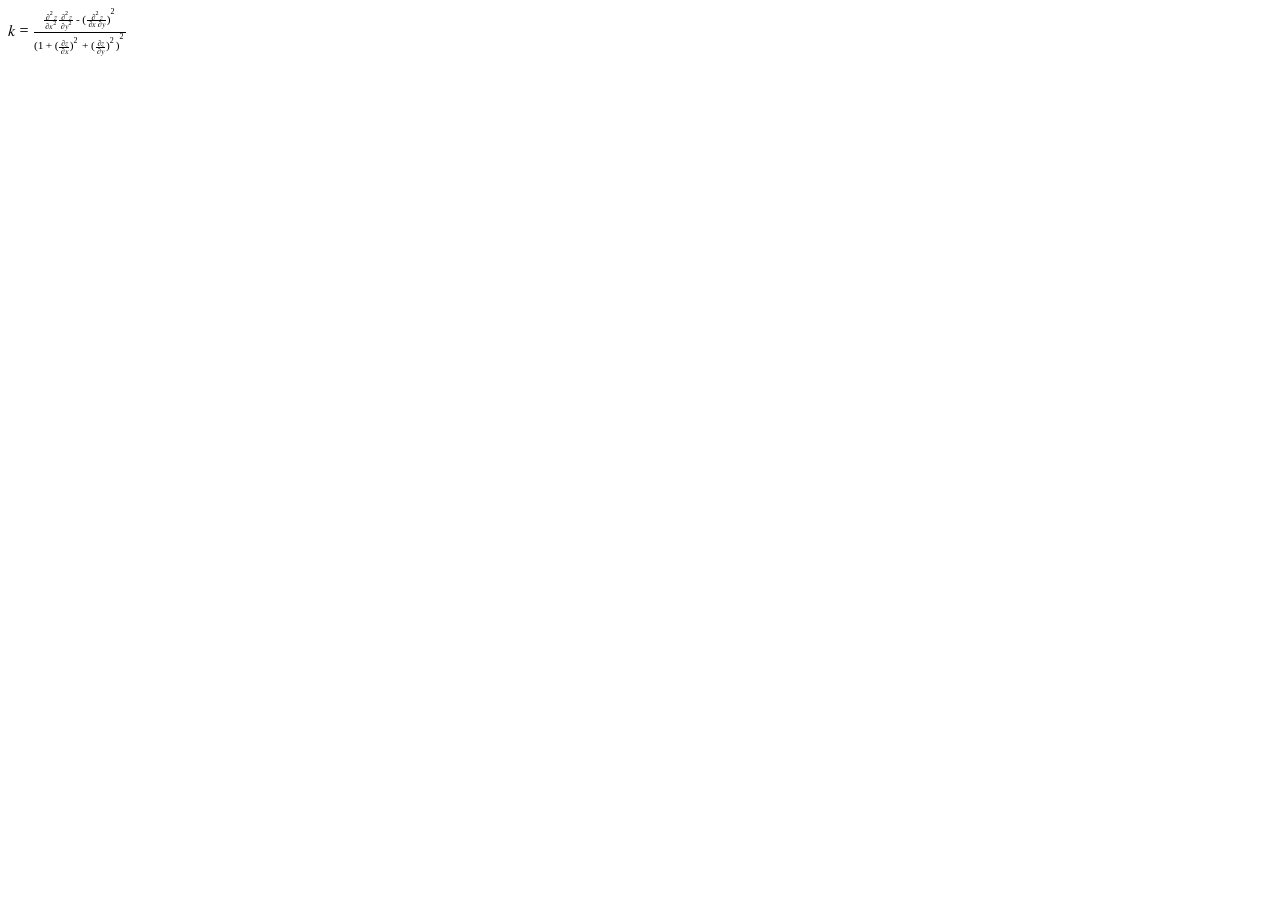
<file: version_1/documentation/assets/bower_components/modernizr/test/caniuse_files/mathml.html>
<?xml version="1.0" encoding="utf-8"?>
<!DOCTYPE html PUBLIC "-//W3C//DTD XHTML 1.1 plus MathML 2.0//EN" "http://www.w3.org/Math/DTD/mathml2/xhtml-math11-f.dtd"><html xmlns="http://www.w3.org/1999/xhtml" xmlns:html="http://www.w3.org/1999/xhtml">
<head>
	<meta http-equiv="content-type" content="text/html; charset=utf-8" />
	<title>Untitled</title>
</head>
<body>
<math xmlns="http://www.w3.org/1998/Math/MathML">
<mrow>
  <mi>k</mi>
  <mo>=</mo>
  <mfrac>
    <mrow>
      <mfrac>
         <mrow>
          <msup>
            <mo>∂</mo>
            <mn>2</mn>
          </msup>
          <mi>z</mi>
        </mrow>
        <mrow>
          <mo>∂</mo>
          <msup>
            <mi>x</mi>
            <mn>2</mn>
          </msup>
        </mrow>
      </mfrac>
      <mfrac>
        <mrow>
          <msup>
            <mo>∂</mo>
            <mn>2</mn>
          </msup>
          <mi>z</mi>
        </mrow>
        <mrow>
          <mo>∂</mo>
          <msup>
            <mi>y</mi>
            <mn>2</mn>
          </msup>
        </mrow>
      </mfrac>
      <mo>-</mo>
      <msup>
        <mrow>
          <mo>(</mo>
          <mfrac>
            <mrow>
              <msup>
                <mo>∂</mo>
                <mn>2</mn>
              </msup>
              <mi>z</mi>
            </mrow>
            <mrow>
              <mo>∂</mo>
              <mi>x</mi>
              <mo>∂</mo>
              <mi>y</mi>
              </mrow>
          </mfrac>
          <mo>)</mo>
        </mrow>
        <mn>2</mn>
      </msup>
    </mrow>
    <mrow>
      <msup>
        <mrow>
          <mo>(</mo>
          <mn>1</mn>
          <mo>+</mo>
          <msup>
            <mrow>
              <mo>(</mo>
              <mfrac>
                <mrow>
                  <mo>∂</mo>
                  <mi>z</mi>
                </mrow>
                <mrow>
                  <mo>∂</mo>
                  <mi>x</mi>
                </mrow>
              </mfrac>
              <mo>)</mo>
            </mrow>
            <mn>2</mn>
          </msup>
          <mo>+</mo>
          <msup>
            <mrow>
              <mo>(</mo>
              <mfrac>
                <mrow>
                  <mo>∂</mo>
                  <mi>z</mi>
                </mrow>
                <mrow>
                  <mo>∂</mo>
                  <mi>y</mi>
                </mrow>
              </mfrac>
              <mo>)</mo>
            </mrow>
            <mn>2</mn>
          </msup>
          <mo>)</mo>
        </mrow>
        <mn>2</mn>
      </msup>
    </mrow>
  </mfrac>
</mrow>
</math>
</body>
</html>
</file>
<file: version_1/documentation/assets/css/app.css>
meta.foundation-version {
  font-family: "/5.5.2/"; }

meta.foundation-mq-small {
  font-family: "/only screen/";
  width: 0; }

meta.foundation-mq-small-only {
  font-family: "/only screen and (max-width: 40em)/";
  width: 0; }

meta.foundation-mq-medium {
  font-family: "/only screen and (min-width:40.0625em)/";
  width: 40.0625em; }

meta.foundation-mq-medium-only {
  font-family: "/only screen and (min-width:40.0625em) and (max-width:64em)/";
  width: 40.0625em; }

meta.foundation-mq-large {
  font-family: "/only screen and (min-width:64.0625em)/";
  width: 64.0625em; }

meta.foundation-mq-large-only {
  font-family: "/only screen and (min-width:64.0625em) and (max-width:90em)/";
  width: 64.0625em; }

meta.foundation-mq-xlarge {
  font-family: "/only screen and (min-width:90.0625em)/";
  width: 90.0625em; }

meta.foundation-mq-xlarge-only {
  font-family: "/only screen and (min-width:90.0625em) and (max-width:120em)/";
  width: 90.0625em; }

meta.foundation-mq-xxlarge {
  font-family: "/only screen and (min-width:120.0625em)/";
  width: 120.0625em; }

meta.foundation-data-attribute-namespace {
  font-family: false; }

html, body {
  height: 100%; }

html {
  box-sizing: border-box; }

*, *:before, *:after {
  -webkit-box-sizing: inherit;
  -moz-box-sizing: inherit;
  box-sizing: inherit; }

html, body {
  font-size: 100%; }

body {
  background: #fff;
  color: #222;
  cursor: auto;
  font-family: "Helvetica Neue", Helvetica, Roboto, Arial, sans-serif;
  font-style: normal;
  font-weight: normal;
  line-height: 1.5;
  margin: 0;
  padding: 0;
  position: relative; }

a:hover {
  cursor: pointer; }

img {
  max-width: 100%;
  height: auto; }

img {
  -ms-interpolation-mode: bicubic; }

#map_canvas img, #map_canvas embed, #map_canvas object, .map_canvas img, .map_canvas embed, .map_canvas object, .mqa-display img, .mqa-display embed, .mqa-display object {
  max-width: none !important; }

.left {
  float: left !important; }

.right {
  float: right !important; }

.clearfix:before, .clearfix:after {
  content: " ";
  display: table; }
.clearfix:after {
  clear: both; }

.hide {
  display: none; }

.invisible {
  visibility: hidden; }

.antialiased {
  -webkit-font-smoothing: antialiased;
  -moz-osx-font-smoothing: grayscale; }

img {
  display: inline-block;
  vertical-align: middle; }

textarea {
  height: auto;
  min-height: 50px; }

select {
  width: 100%; }

.row {
  margin: 0 auto;
  max-width: 62.5rem;
  width: 100%; }
  .row:before, .row:after {
    content: " ";
    display: table; }
  .row:after {
    clear: both; }
  .row.collapse > .column, .row.collapse > .columns {
    padding-left: 0;
    padding-right: 0; }
  .row.collapse .row {
    margin-left: 0;
    margin-right: 0; }
  .row .row {
    margin: 0 -0.9375rem;
    max-width: none;
    width: auto; }
    .row .row:before, .row .row:after {
      content: " ";
      display: table; }
    .row .row:after {
      clear: both; }
    .row .row.collapse {
      margin: 0;
      max-width: none;
      width: auto; }
      .row .row.collapse:before, .row .row.collapse:after {
        content: " ";
        display: table; }
      .row .row.collapse:after {
        clear: both; }

.column, .columns {
  padding-left: 0.9375rem;
  padding-right: 0.9375rem;
  width: 100%;
  float: left; }

.column + .column:last-child, .columns + .columns:last-child {
  float: right; }
.column + .column.end, .columns + .columns.end {
  float: left; }

@media only screen {
  .small-push-0 {
    position: relative;
    left: 0;
    right: auto; }

  .small-pull-0 {
    position: relative;
    right: 0;
    left: auto; }

  .small-push-1 {
    position: relative;
    left: 8.3333333333%;
    right: auto; }

  .small-pull-1 {
    position: relative;
    right: 8.3333333333%;
    left: auto; }

  .small-push-2 {
    position: relative;
    left: 16.6666666667%;
    right: auto; }

  .small-pull-2 {
    position: relative;
    right: 16.6666666667%;
    left: auto; }

  .small-push-3 {
    position: relative;
    left: 25%;
    right: auto; }

  .small-pull-3 {
    position: relative;
    right: 25%;
    left: auto; }

  .small-push-4 {
    position: relative;
    left: 33.3333333333%;
    right: auto; }

  .small-pull-4 {
    position: relative;
    right: 33.3333333333%;
    left: auto; }

  .small-push-5 {
    position: relative;
    left: 41.6666666667%;
    right: auto; }

  .small-pull-5 {
    position: relative;
    right: 41.6666666667%;
    left: auto; }

  .small-push-6 {
    position: relative;
    left: 50%;
    right: auto; }

  .small-pull-6 {
    position: relative;
    right: 50%;
    left: auto; }

  .small-push-7 {
    position: relative;
    left: 58.3333333333%;
    right: auto; }

  .small-pull-7 {
    position: relative;
    right: 58.3333333333%;
    left: auto; }

  .small-push-8 {
    position: relative;
    left: 66.6666666667%;
    right: auto; }

  .small-pull-8 {
    position: relative;
    right: 66.6666666667%;
    left: auto; }

  .small-push-9 {
    position: relative;
    left: 75%;
    right: auto; }

  .small-pull-9 {
    position: relative;
    right: 75%;
    left: auto; }

  .small-push-10 {
    position: relative;
    left: 83.3333333333%;
    right: auto; }

  .small-pull-10 {
    position: relative;
    right: 83.3333333333%;
    left: auto; }

  .small-push-11 {
    position: relative;
    left: 91.6666666667%;
    right: auto; }

  .small-pull-11 {
    position: relative;
    right: 91.6666666667%;
    left: auto; }

  .column, .columns {
    position: relative;
    padding-left: 0.9375rem;
    padding-right: 0.9375rem;
    float: left; }

  .small-1 {
    width: 8.3333333333%; }

  .small-2 {
    width: 16.6666666667%; }

  .small-3 {
    width: 25%; }

  .small-4 {
    width: 33.3333333333%; }

  .small-5 {
    width: 41.6666666667%; }

  .small-6 {
    width: 50%; }

  .small-7 {
    width: 58.3333333333%; }

  .small-8 {
    width: 66.6666666667%; }

  .small-9 {
    width: 75%; }

  .small-10 {
    width: 83.3333333333%; }

  .small-11 {
    width: 91.6666666667%; }

  .small-12 {
    width: 100%; }

  .small-offset-0 {
    margin-left: 0 !important; }

  .small-offset-1 {
    margin-left: 8.3333333333% !important; }

  .small-offset-2 {
    margin-left: 16.6666666667% !important; }

  .small-offset-3 {
    margin-left: 25% !important; }

  .small-offset-4 {
    margin-left: 33.3333333333% !important; }

  .small-offset-5 {
    margin-left: 41.6666666667% !important; }

  .small-offset-6 {
    margin-left: 50% !important; }

  .small-offset-7 {
    margin-left: 58.3333333333% !important; }

  .small-offset-8 {
    margin-left: 66.6666666667% !important; }

  .small-offset-9 {
    margin-left: 75% !important; }

  .small-offset-10 {
    margin-left: 83.3333333333% !important; }

  .small-offset-11 {
    margin-left: 91.6666666667% !important; }

  .small-reset-order {
    float: left;
    left: auto;
    margin-left: 0;
    margin-right: 0;
    right: auto; }

  .column.small-centered, .columns.small-centered {
    margin-left: auto;
    margin-right: auto;
    float: none; }

  .column.small-uncentered, .columns.small-uncentered {
    float: left;
    margin-left: 0;
    margin-right: 0; }

  .column.small-centered:last-child, .columns.small-centered:last-child {
    float: none; }

  .column.small-uncentered:last-child, .columns.small-uncentered:last-child {
    float: left; }

  .column.small-uncentered.opposite, .columns.small-uncentered.opposite {
    float: right; }

  .row.small-collapse > .column, .row.small-collapse > .columns {
    padding-left: 0;
    padding-right: 0; }
  .row.small-collapse .row {
    margin-left: 0;
    margin-right: 0; }
  .row.small-uncollapse > .column, .row.small-uncollapse > .columns {
    padding-left: 0.9375rem;
    padding-right: 0.9375rem;
    float: left; }
 }

@media only screen and (min-width:40.0625em) {
  .medium-push-0 {
    position: relative;
    left: 0;
    right: auto; }

  .medium-pull-0 {
    position: relative;
    right: 0;
    left: auto; }

  .medium-push-1 {
    position: relative;
    left: 8.3333333333%;
    right: auto; }

  .medium-pull-1 {
    position: relative;
    right: 8.3333333333%;
    left: auto; }

  .medium-push-2 {
    position: relative;
    left: 16.6666666667%;
    right: auto; }

  .medium-pull-2 {
    position: relative;
    right: 16.6666666667%;
    left: auto; }

  .medium-push-3 {
    position: relative;
    left: 25%;
    right: auto; }

  .medium-pull-3 {
    position: relative;
    right: 25%;
    left: auto; }

  .medium-push-4 {
    position: relative;
    left: 33.3333333333%;
    right: auto; }

  .medium-pull-4 {
    position: relative;
    right: 33.3333333333%;
    left: auto; }

  .medium-push-5 {
    position: relative;
    left: 41.6666666667%;
    right: auto; }

  .medium-pull-5 {
    position: relative;
    right: 41.6666666667%;
    left: auto; }

  .medium-push-6 {
    position: relative;
    left: 50%;
    right: auto; }

  .medium-pull-6 {
    position: relative;
    right: 50%;
    left: auto; }

  .medium-push-7 {
    position: relative;
    left: 58.3333333333%;
    right: auto; }

  .medium-pull-7 {
    position: relative;
    right: 58.3333333333%;
    left: auto; }

  .medium-push-8 {
    position: relative;
    left: 66.6666666667%;
    right: auto; }

  .medium-pull-8 {
    position: relative;
    right: 66.6666666667%;
    left: auto; }

  .medium-push-9 {
    position: relative;
    left: 75%;
    right: auto; }

  .medium-pull-9 {
    position: relative;
    right: 75%;
    left: auto; }

  .medium-push-10 {
    position: relative;
    left: 83.3333333333%;
    right: auto; }

  .medium-pull-10 {
    position: relative;
    right: 83.3333333333%;
    left: auto; }

  .medium-push-11 {
    position: relative;
    left: 91.6666666667%;
    right: auto; }

  .medium-pull-11 {
    position: relative;
    right: 91.6666666667%;
    left: auto; }

  .column, .columns {
    position: relative;
    padding-left: 0.9375rem;
    padding-right: 0.9375rem;
    float: left; }

  .medium-1 {
    width: 8.3333333333%; }

  .medium-2 {
    width: 16.6666666667%; }

  .medium-3 {
    width: 25%; }

  .medium-4 {
    width: 33.3333333333%; }

  .medium-5 {
    width: 41.6666666667%; }

  .medium-6 {
    width: 50%; }

  .medium-7 {
    width: 58.3333333333%; }

  .medium-8 {
    width: 66.6666666667%; }

  .medium-9 {
    width: 75%; }

  .medium-10 {
    width: 83.3333333333%; }

  .medium-11 {
    width: 91.6666666667%; }

  .medium-12 {
    width: 100%; }

  .medium-offset-0 {
    margin-left: 0 !important; }

  .medium-offset-1 {
    margin-left: 8.3333333333% !important; }

  .medium-offset-2 {
    margin-left: 16.6666666667% !important; }

  .medium-offset-3 {
    margin-left: 25% !important; }

  .medium-offset-4 {
    margin-left: 33.3333333333% !important; }

  .medium-offset-5 {
    margin-left: 41.6666666667% !important; }

  .medium-offset-6 {
    margin-left: 50% !important; }

  .medium-offset-7 {
    margin-left: 58.3333333333% !important; }

  .medium-offset-8 {
    margin-left: 66.6666666667% !important; }

  .medium-offset-9 {
    margin-left: 75% !important; }

  .medium-offset-10 {
    margin-left: 83.3333333333% !important; }

  .medium-offset-11 {
    margin-left: 91.6666666667% !important; }

  .medium-reset-order {
    float: left;
    left: auto;
    margin-left: 0;
    margin-right: 0;
    right: auto; }

  .column.medium-centered, .columns.medium-centered {
    margin-left: auto;
    margin-right: auto;
    float: none; }

  .column.medium-uncentered, .columns.medium-uncentered {
    float: left;
    margin-left: 0;
    margin-right: 0; }

  .column.medium-centered:last-child, .columns.medium-centered:last-child {
    float: none; }

  .column.medium-uncentered:last-child, .columns.medium-uncentered:last-child {
    float: left; }

  .column.medium-uncentered.opposite, .columns.medium-uncentered.opposite {
    float: right; }

  .row.medium-collapse > .column, .row.medium-collapse > .columns {
    padding-left: 0;
    padding-right: 0; }
  .row.medium-collapse .row {
    margin-left: 0;
    margin-right: 0; }
  .row.medium-uncollapse > .column, .row.medium-uncollapse > .columns {
    padding-left: 0.9375rem;
    padding-right: 0.9375rem;
    float: left; }

  .push-0 {
    position: relative;
    left: 0;
    right: auto; }

  .pull-0 {
    position: relative;
    right: 0;
    left: auto; }

  .push-1 {
    position: relative;
    left: 8.3333333333%;
    right: auto; }

  .pull-1 {
    position: relative;
    right: 8.3333333333%;
    left: auto; }

  .push-2 {
    position: relative;
    left: 16.6666666667%;
    right: auto; }

  .pull-2 {
    position: relative;
    right: 16.6666666667%;
    left: auto; }

  .push-3 {
    position: relative;
    left: 25%;
    right: auto; }

  .pull-3 {
    position: relative;
    right: 25%;
    left: auto; }

  .push-4 {
    position: relative;
    left: 33.3333333333%;
    right: auto; }

  .pull-4 {
    position: relative;
    right: 33.3333333333%;
    left: auto; }

  .push-5 {
    position: relative;
    left: 41.6666666667%;
    right: auto; }

  .pull-5 {
    position: relative;
    right: 41.6666666667%;
    left: auto; }

  .push-6 {
    position: relative;
    left: 50%;
    right: auto; }

  .pull-6 {
    position: relative;
    right: 50%;
    left: auto; }

  .push-7 {
    position: relative;
    left: 58.3333333333%;
    right: auto; }

  .pull-7 {
    position: relative;
    right: 58.3333333333%;
    left: auto; }

  .push-8 {
    position: relative;
    left: 66.6666666667%;
    right: auto; }

  .pull-8 {
    position: relative;
    right: 66.6666666667%;
    left: auto; }

  .push-9 {
    position: relative;
    left: 75%;
    right: auto; }

  .pull-9 {
    position: relative;
    right: 75%;
    left: auto; }

  .push-10 {
    position: relative;
    left: 83.3333333333%;
    right: auto; }

  .pull-10 {
    position: relative;
    right: 83.3333333333%;
    left: auto; }

  .push-11 {
    position: relative;
    left: 91.6666666667%;
    right: auto; }

  .pull-11 {
    position: relative;
    right: 91.6666666667%;
    left: auto; }
 }

@media only screen and (min-width:64.0625em) {
  .large-push-0 {
    position: relative;
    left: 0;
    right: auto; }

  .large-pull-0 {
    position: relative;
    right: 0;
    left: auto; }

  .large-push-1 {
    position: relative;
    left: 8.3333333333%;
    right: auto; }

  .large-pull-1 {
    position: relative;
    right: 8.3333333333%;
    left: auto; }

  .large-push-2 {
    position: relative;
    left: 16.6666666667%;
    right: auto; }

  .large-pull-2 {
    position: relative;
    right: 16.6666666667%;
    left: auto; }

  .large-push-3 {
    position: relative;
    left: 25%;
    right: auto; }

  .large-pull-3 {
    position: relative;
    right: 25%;
    left: auto; }

  .large-push-4 {
    position: relative;
    left: 33.3333333333%;
    right: auto; }

  .large-pull-4 {
    position: relative;
    right: 33.3333333333%;
    left: auto; }

  .large-push-5 {
    position: relative;
    left: 41.6666666667%;
    right: auto; }

  .large-pull-5 {
    position: relative;
    right: 41.6666666667%;
    left: auto; }

  .large-push-6 {
    position: relative;
    left: 50%;
    right: auto; }

  .large-pull-6 {
    position: relative;
    right: 50%;
    left: auto; }

  .large-push-7 {
    position: relative;
    left: 58.3333333333%;
    right: auto; }

  .large-pull-7 {
    position: relative;
    right: 58.3333333333%;
    left: auto; }

  .large-push-8 {
    position: relative;
    left: 66.6666666667%;
    right: auto; }

  .large-pull-8 {
    position: relative;
    right: 66.6666666667%;
    left: auto; }

  .large-push-9 {
    position: relative;
    left: 75%;
    right: auto; }

  .large-pull-9 {
    position: relative;
    right: 75%;
    left: auto; }

  .large-push-10 {
    position: relative;
    left: 83.3333333333%;
    right: auto; }

  .large-pull-10 {
    position: relative;
    right: 83.3333333333%;
    left: auto; }

  .large-push-11 {
    position: relative;
    left: 91.6666666667%;
    right: auto; }

  .large-pull-11 {
    position: relative;
    right: 91.6666666667%;
    left: auto; }

  .column, .columns {
    position: relative;
    padding-left: 0.9375rem;
    padding-right: 0.9375rem;
    float: left; }

  .large-1 {
    width: 8.3333333333%; }

  .large-2 {
    width: 16.6666666667%; }

  .large-3 {
    width: 25%; }

  .large-4 {
    width: 33.3333333333%; }

  .large-5 {
    width: 41.6666666667%; }

  .large-6 {
    width: 50%; }

  .large-7 {
    width: 58.3333333333%; }

  .large-8 {
    width: 66.6666666667%; }

  .large-9 {
    width: 75%; }

  .large-10 {
    width: 83.3333333333%; }

  .large-11 {
    width: 91.6666666667%; }

  .large-12 {
    width: 100%; }

  .large-offset-0 {
    margin-left: 0 !important; }

  .large-offset-1 {
    margin-left: 8.3333333333% !important; }

  .large-offset-2 {
    margin-left: 16.6666666667% !important; }

  .large-offset-3 {
    margin-left: 25% !important; }

  .large-offset-4 {
    margin-left: 33.3333333333% !important; }

  .large-offset-5 {
    margin-left: 41.6666666667% !important; }

  .large-offset-6 {
    margin-left: 50% !important; }

  .large-offset-7 {
    margin-left: 58.3333333333% !important; }

  .large-offset-8 {
    margin-left: 66.6666666667% !important; }

  .large-offset-9 {
    margin-left: 75% !important; }

  .large-offset-10 {
    margin-left: 83.3333333333% !important; }

  .large-offset-11 {
    margin-left: 91.6666666667% !important; }

  .large-reset-order {
    float: left;
    left: auto;
    margin-left: 0;
    margin-right: 0;
    right: auto; }

  .column.large-centered, .columns.large-centered {
    margin-left: auto;
    margin-right: auto;
    float: none; }

  .column.large-uncentered, .columns.large-uncentered {
    float: left;
    margin-left: 0;
    margin-right: 0; }

  .column.large-centered:last-child, .columns.large-centered:last-child {
    float: none; }

  .column.large-uncentered:last-child, .columns.large-uncentered:last-child {
    float: left; }

  .column.large-uncentered.opposite, .columns.large-uncentered.opposite {
    float: right; }

  .row.large-collapse > .column, .row.large-collapse > .columns {
    padding-left: 0;
    padding-right: 0; }
  .row.large-collapse .row {
    margin-left: 0;
    margin-right: 0; }
  .row.large-uncollapse > .column, .row.large-uncollapse > .columns {
    padding-left: 0.9375rem;
    padding-right: 0.9375rem;
    float: left; }

  .push-0 {
    position: relative;
    left: 0;
    right: auto; }

  .pull-0 {
    position: relative;
    right: 0;
    left: auto; }

  .push-1 {
    position: relative;
    left: 8.3333333333%;
    right: auto; }

  .pull-1 {
    position: relative;
    right: 8.3333333333%;
    left: auto; }

  .push-2 {
    position: relative;
    left: 16.6666666667%;
    right: auto; }

  .pull-2 {
    position: relative;
    right: 16.6666666667%;
    left: auto; }

  .push-3 {
    position: relative;
    left: 25%;
    right: auto; }

  .pull-3 {
    position: relative;
    right: 25%;
    left: auto; }

  .push-4 {
    position: relative;
    left: 33.3333333333%;
    right: auto; }

  .pull-4 {
    position: relative;
    right: 33.3333333333%;
    left: auto; }

  .push-5 {
    position: relative;
    left: 41.6666666667%;
    right: auto; }

  .pull-5 {
    position: relative;
    right: 41.6666666667%;
    left: auto; }

  .push-6 {
    position: relative;
    left: 50%;
    right: auto; }

  .pull-6 {
    position: relative;
    right: 50%;
    left: auto; }

  .push-7 {
    position: relative;
    left: 58.3333333333%;
    right: auto; }

  .pull-7 {
    position: relative;
    right: 58.3333333333%;
    left: auto; }

  .push-8 {
    position: relative;
    left: 66.6666666667%;
    right: auto; }

  .pull-8 {
    position: relative;
    right: 66.6666666667%;
    left: auto; }

  .push-9 {
    position: relative;
    left: 75%;
    right: auto; }

  .pull-9 {
    position: relative;
    right: 75%;
    left: auto; }

  .push-10 {
    position: relative;
    left: 83.3333333333%;
    right: auto; }

  .pull-10 {
    position: relative;
    right: 83.3333333333%;
    left: auto; }

  .push-11 {
    position: relative;
    left: 91.6666666667%;
    right: auto; }

  .pull-11 {
    position: relative;
    right: 91.6666666667%;
    left: auto; }
 }

.accordion {
  margin-bottom: 0; }
  .accordion:before, .accordion:after {
    content: " ";
    display: table; }
  .accordion:after {
    clear: both; }
  .accordion .accordion-navigation, .accordion dd {
    display: block;
    margin-bottom: 0 !important; }
    .accordion .accordion-navigation.active > a, .accordion dd.active > a {
      background: #e8e8e8; }
    .accordion .accordion-navigation > a, .accordion dd > a {
      background: #EFEFEF;
      color: #222222;
      display: block;
      font-family: "Helvetica Neue", Helvetica, Roboto, Arial, sans-serif;
      font-size: 1rem;
      padding: 1rem; }
      .accordion .accordion-navigation > a:hover, .accordion dd > a:hover {
        background: #e3e3e3; }
    .accordion .accordion-navigation > .content, .accordion dd > .content {
      display: none;
      padding: 0.9375rem; }
      .accordion .accordion-navigation > .content.active, .accordion dd > .content.active {
        background: #FFFFFF;
        display: block; }

.alert-box {
  border-style: solid;
  border-width: 1px;
  display: block;
  font-size: 0.8125rem;
  font-weight: normal;
  margin-bottom: 1.25rem;
  padding: 0.875rem 1.5rem 0.875rem 0.875rem;
  position: relative;
  transition: opacity 300ms ease-out;
  background-color: #008CBA;
  border-color: #0078a0;
  color: #FFFFFF; }
  .alert-box .close {
    right: 0.25rem;
    background: inherit;
    color: #333333;
    font-size: 1.375rem;
    line-height: 0.9;
    margin-top: -0.6875rem;
    opacity: 0.3;
    padding: 0 6px 4px;
    position: absolute;
    top: 50%; }
    .alert-box .close:hover, .alert-box .close:focus {
      opacity: 0.5; }
  .alert-box.radius {
    border-radius: 3px; }
  .alert-box.round {
    border-radius: 1000px; }
  .alert-box.success {
    background-color: #43AC6A;
    border-color: #3a945b;
    color: #FFFFFF; }
  .alert-box.alert {
    background-color: #f04124;
    border-color: #de2d0f;
    color: #FFFFFF; }
  .alert-box.secondary {
    background-color: #e7e7e7;
    border-color: #c7c7c7;
    color: #4f4f4f; }
  .alert-box.warning {
    background-color: #f08a24;
    border-color: #de770f;
    color: #FFFFFF; }
  .alert-box.info {
    background-color: #a0d3e8;
    border-color: #74bfdd;
    color: #4f4f4f; }
  .alert-box.alert-close {
    opacity: 0; }

[class*="block-grid-"] {
  display: block;
  padding: 0;
  margin: 0 -0.625rem; }
  [class*="block-grid-"]:before, [class*="block-grid-"]:after {
    content: " ";
    display: table; }
  [class*="block-grid-"]:after {
    clear: both; }
  [class*="block-grid-"] > li {
    display: block;
    float: left;
    height: auto;
    padding: 0 0.625rem 1.25rem; }

@media only screen {
  .small-block-grid-1 > li {
    list-style: none;
    width: 100%; }
    .small-block-grid-1 > li:nth-of-type(1n) {
      clear: none; }
    .small-block-grid-1 > li:nth-of-type(1n+1) {
      clear: both; }

  .small-block-grid-2 > li {
    list-style: none;
    width: 50%; }
    .small-block-grid-2 > li:nth-of-type(1n) {
      clear: none; }
    .small-block-grid-2 > li:nth-of-type(2n+1) {
      clear: both; }

  .small-block-grid-3 > li {
    list-style: none;
    width: 33.3333333333%; }
    .small-block-grid-3 > li:nth-of-type(1n) {
      clear: none; }
    .small-block-grid-3 > li:nth-of-type(3n+1) {
      clear: both; }

  .small-block-grid-4 > li {
    list-style: none;
    width: 25%; }
    .small-block-grid-4 > li:nth-of-type(1n) {
      clear: none; }
    .small-block-grid-4 > li:nth-of-type(4n+1) {
      clear: both; }

  .small-block-grid-5 > li {
    list-style: none;
    width: 20%; }
    .small-block-grid-5 > li:nth-of-type(1n) {
      clear: none; }
    .small-block-grid-5 > li:nth-of-type(5n+1) {
      clear: both; }

  .small-block-grid-6 > li {
    list-style: none;
    width: 16.6666666667%; }
    .small-block-grid-6 > li:nth-of-type(1n) {
      clear: none; }
    .small-block-grid-6 > li:nth-of-type(6n+1) {
      clear: both; }

  .small-block-grid-7 > li {
    list-style: none;
    width: 14.2857142857%; }
    .small-block-grid-7 > li:nth-of-type(1n) {
      clear: none; }
    .small-block-grid-7 > li:nth-of-type(7n+1) {
      clear: both; }

  .small-block-grid-8 > li {
    list-style: none;
    width: 12.5%; }
    .small-block-grid-8 > li:nth-of-type(1n) {
      clear: none; }
    .small-block-grid-8 > li:nth-of-type(8n+1) {
      clear: both; }

  .small-block-grid-9 > li {
    list-style: none;
    width: 11.1111111111%; }
    .small-block-grid-9 > li:nth-of-type(1n) {
      clear: none; }
    .small-block-grid-9 > li:nth-of-type(9n+1) {
      clear: both; }

  .small-block-grid-10 > li {
    list-style: none;
    width: 10%; }
    .small-block-grid-10 > li:nth-of-type(1n) {
      clear: none; }
    .small-block-grid-10 > li:nth-of-type(10n+1) {
      clear: both; }

  .small-block-grid-11 > li {
    list-style: none;
    width: 9.0909090909%; }
    .small-block-grid-11 > li:nth-of-type(1n) {
      clear: none; }
    .small-block-grid-11 > li:nth-of-type(11n+1) {
      clear: both; }

  .small-block-grid-12 > li {
    list-style: none;
    width: 8.3333333333%; }
    .small-block-grid-12 > li:nth-of-type(1n) {
      clear: none; }
    .small-block-grid-12 > li:nth-of-type(12n+1) {
      clear: both; }
 }

@media only screen and (min-width:40.0625em) {
  .medium-block-grid-1 > li {
    list-style: none;
    width: 100%; }
    .medium-block-grid-1 > li:nth-of-type(1n) {
      clear: none; }
    .medium-block-grid-1 > li:nth-of-type(1n+1) {
      clear: both; }

  .medium-block-grid-2 > li {
    list-style: none;
    width: 50%; }
    .medium-block-grid-2 > li:nth-of-type(1n) {
      clear: none; }
    .medium-block-grid-2 > li:nth-of-type(2n+1) {
      clear: both; }

  .medium-block-grid-3 > li {
    list-style: none;
    width: 33.3333333333%; }
    .medium-block-grid-3 > li:nth-of-type(1n) {
      clear: none; }
    .medium-block-grid-3 > li:nth-of-type(3n+1) {
      clear: both; }

  .medium-block-grid-4 > li {
    list-style: none;
    width: 25%; }
    .medium-block-grid-4 > li:nth-of-type(1n) {
      clear: none; }
    .medium-block-grid-4 > li:nth-of-type(4n+1) {
      clear: both; }

  .medium-block-grid-5 > li {
    list-style: none;
    width: 20%; }
    .medium-block-grid-5 > li:nth-of-type(1n) {
      clear: none; }
    .medium-block-grid-5 > li:nth-of-type(5n+1) {
      clear: both; }

  .medium-block-grid-6 > li {
    list-style: none;
    width: 16.6666666667%; }
    .medium-block-grid-6 > li:nth-of-type(1n) {
      clear: none; }
    .medium-block-grid-6 > li:nth-of-type(6n+1) {
      clear: both; }

  .medium-block-grid-7 > li {
    list-style: none;
    width: 14.2857142857%; }
    .medium-block-grid-7 > li:nth-of-type(1n) {
      clear: none; }
    .medium-block-grid-7 > li:nth-of-type(7n+1) {
      clear: both; }

  .medium-block-grid-8 > li {
    list-style: none;
    width: 12.5%; }
    .medium-block-grid-8 > li:nth-of-type(1n) {
      clear: none; }
    .medium-block-grid-8 > li:nth-of-type(8n+1) {
      clear: both; }

  .medium-block-grid-9 > li {
    list-style: none;
    width: 11.1111111111%; }
    .medium-block-grid-9 > li:nth-of-type(1n) {
      clear: none; }
    .medium-block-grid-9 > li:nth-of-type(9n+1) {
      clear: both; }

  .medium-block-grid-10 > li {
    list-style: none;
    width: 10%; }
    .medium-block-grid-10 > li:nth-of-type(1n) {
      clear: none; }
    .medium-block-grid-10 > li:nth-of-type(10n+1) {
      clear: both; }

  .medium-block-grid-11 > li {
    list-style: none;
    width: 9.0909090909%; }
    .medium-block-grid-11 > li:nth-of-type(1n) {
      clear: none; }
    .medium-block-grid-11 > li:nth-of-type(11n+1) {
      clear: both; }

  .medium-block-grid-12 > li {
    list-style: none;
    width: 8.3333333333%; }
    .medium-block-grid-12 > li:nth-of-type(1n) {
      clear: none; }
    .medium-block-grid-12 > li:nth-of-type(12n+1) {
      clear: both; }
 }

@media only screen and (min-width:64.0625em) {
  .large-block-grid-1 > li {
    list-style: none;
    width: 100%; }
    .large-block-grid-1 > li:nth-of-type(1n) {
      clear: none; }
    .large-block-grid-1 > li:nth-of-type(1n+1) {
      clear: both; }

  .large-block-grid-2 > li {
    list-style: none;
    width: 50%; }
    .large-block-grid-2 > li:nth-of-type(1n) {
      clear: none; }
    .large-block-grid-2 > li:nth-of-type(2n+1) {
      clear: both; }

  .large-block-grid-3 > li {
    list-style: none;
    width: 33.3333333333%; }
    .large-block-grid-3 > li:nth-of-type(1n) {
      clear: none; }
    .large-block-grid-3 > li:nth-of-type(3n+1) {
      clear: both; }

  .large-block-grid-4 > li {
    list-style: none;
    width: 25%; }
    .large-block-grid-4 > li:nth-of-type(1n) {
      clear: none; }
    .large-block-grid-4 > li:nth-of-type(4n+1) {
      clear: both; }

  .large-block-grid-5 > li {
    list-style: none;
    width: 20%; }
    .large-block-grid-5 > li:nth-of-type(1n) {
      clear: none; }
    .large-block-grid-5 > li:nth-of-type(5n+1) {
      clear: both; }

  .large-block-grid-6 > li {
    list-style: none;
    width: 16.6666666667%; }
    .large-block-grid-6 > li:nth-of-type(1n) {
      clear: none; }
    .large-block-grid-6 > li:nth-of-type(6n+1) {
      clear: both; }

  .large-block-grid-7 > li {
    list-style: none;
    width: 14.2857142857%; }
    .large-block-grid-7 > li:nth-of-type(1n) {
      clear: none; }
    .large-block-grid-7 > li:nth-of-type(7n+1) {
      clear: both; }

  .large-block-grid-8 > li {
    list-style: none;
    width: 12.5%; }
    .large-block-grid-8 > li:nth-of-type(1n) {
      clear: none; }
    .large-block-grid-8 > li:nth-of-type(8n+1) {
      clear: both; }

  .large-block-grid-9 > li {
    list-style: none;
    width: 11.1111111111%; }
    .large-block-grid-9 > li:nth-of-type(1n) {
      clear: none; }
    .large-block-grid-9 > li:nth-of-type(9n+1) {
      clear: both; }

  .large-block-grid-10 > li {
    list-style: none;
    width: 10%; }
    .large-block-grid-10 > li:nth-of-type(1n) {
      clear: none; }
    .large-block-grid-10 > li:nth-of-type(10n+1) {
      clear: both; }

  .large-block-grid-11 > li {
    list-style: none;
    width: 9.0909090909%; }
    .large-block-grid-11 > li:nth-of-type(1n) {
      clear: none; }
    .large-block-grid-11 > li:nth-of-type(11n+1) {
      clear: both; }

  .large-block-grid-12 > li {
    list-style: none;
    width: 8.3333333333%; }
    .large-block-grid-12 > li:nth-of-type(1n) {
      clear: none; }
    .large-block-grid-12 > li:nth-of-type(12n+1) {
      clear: both; }
 }

.breadcrumbs {
  border-style: solid;
  border-width: 1px;
  display: block;
  list-style: none;
  margin-left: 0;
  overflow: hidden;
  padding: 0.5625rem 0.875rem 0.5625rem;
  background-color: #f4f4f4;
  border-color: gainsboro;
  border-radius: 3px; }
  .breadcrumbs > * {
    color: #008CBA;
    float: left;
    font-size: 0.6875rem;
    line-height: 0.6875rem;
    margin: 0;
    text-transform: uppercase; }
    .breadcrumbs > *:hover a, .breadcrumbs > *:focus a {
      text-decoration: underline; }
    .breadcrumbs > * a {
      color: #008CBA; }
    .breadcrumbs > *.current {
      color: #333333;
      cursor: default; }
      .breadcrumbs > *.current a {
        color: #333333;
        cursor: default; }
      .breadcrumbs > *.current:hover, .breadcrumbs > *.current:hover a, .breadcrumbs > *.current:focus, .breadcrumbs > *.current:focus a {
        text-decoration: none; }
    .breadcrumbs > *.unavailable {
      color: #999999; }
      .breadcrumbs > *.unavailable a {
        color: #999999; }
      .breadcrumbs > *.unavailable:hover, .breadcrumbs > *.unavailable:hover a, .breadcrumbs > *.unavailable:focus, .breadcrumbs > *.unavailable a:focus {
        color: #999999;
        cursor: not-allowed;
        text-decoration: none; }
    .breadcrumbs > *:before {
      color: #AAAAAA;
      content: "/";
      margin: 0 0.75rem;
      position: relative;
      top: 1px; }
    .breadcrumbs > *:first-child:before {
      content: " ";
      margin: 0; }

/* Accessibility - hides the forward slash */
[aria-label="breadcrumbs"] [aria-hidden="true"]:after {
  content: "/"; }

button, .button {
  -webkit-appearance: none;
  -moz-appearance: none;
  border-radius: 0;
  border-style: solid;
  border-width: 0;
  cursor: pointer;
  font-family: "Helvetica Neue", Helvetica, Roboto, Arial, sans-serif;
  font-weight: normal;
  line-height: normal;
  margin: 0 0 1.25rem;
  position: relative;
  text-align: center;
  text-decoration: none;
  display: inline-block;
  padding: 1rem 2rem 1.0625rem 2rem;
  font-size: 1rem;
  background-color: #008CBA;
  border-color: #007095;
  color: #FFFFFF;
  transition: background-color 300ms ease-out; }
  button:hover, button:focus, .button:hover, .button:focus {
    background-color: #007095; }
  button:hover, button:focus, .button:hover, .button:focus {
    color: #FFFFFF; }
  button.secondary, .button.secondary {
    background-color: #e7e7e7;
    border-color: #b9b9b9;
    color: #333333; }
    button.secondary:hover, button.secondary:focus, .button.secondary:hover, .button.secondary:focus {
      background-color: #b9b9b9; }
    button.secondary:hover, button.secondary:focus, .button.secondary:hover, .button.secondary:focus {
      color: #333333; }
  button.success, .button.success {
    background-color: #43AC6A;
    border-color: #368a55;
    color: #FFFFFF; }
    button.success:hover, button.success:focus, .button.success:hover, .button.success:focus {
      background-color: #368a55; }
    button.success:hover, button.success:focus, .button.success:hover, .button.success:focus {
      color: #FFFFFF; }
  button.alert, .button.alert {
    background-color: #f04124;
    border-color: #cf2a0e;
    color: #FFFFFF; }
    button.alert:hover, button.alert:focus, .button.alert:hover, .button.alert:focus {
      background-color: #cf2a0e; }
    button.alert:hover, button.alert:focus, .button.alert:hover, .button.alert:focus {
      color: #FFFFFF; }
  button.warning, .button.warning {
    background-color: #f08a24;
    border-color: #cf6e0e;
    color: #FFFFFF; }
    button.warning:hover, button.warning:focus, .button.warning:hover, .button.warning:focus {
      background-color: #cf6e0e; }
    button.warning:hover, button.warning:focus, .button.warning:hover, .button.warning:focus {
      color: #FFFFFF; }
  button.info, .button.info {
    background-color: #a0d3e8;
    border-color: #61b6d9;
    color: #333333; }
    button.info:hover, button.info:focus, .button.info:hover, .button.info:focus {
      background-color: #61b6d9; }
    button.info:hover, button.info:focus, .button.info:hover, .button.info:focus {
      color: #FFFFFF; }
  button.large, .button.large {
    padding: 1.125rem 2.25rem 1.1875rem 2.25rem;
    font-size: 1.25rem; }
  button.small, .button.small {
    padding: 0.875rem 1.75rem 0.9375rem 1.75rem;
    font-size: 0.8125rem; }
  button.tiny, .button.tiny {
    padding: 0.625rem 1.25rem 0.6875rem 1.25rem;
    font-size: 0.6875rem; }
  button.expand, .button.expand {
    padding-left: 0;
    padding-right: 0;
    width: 100%; }
  button.left-align, .button.left-align {
    text-align: left;
    text-indent: 0.75rem; }
  button.right-align, .button.right-align {
    text-align: right;
    padding-right: 0.75rem; }
  button.radius, .button.radius {
    border-radius: 3px; }
  button.round, .button.round {
    border-radius: 1000px; }
  button.disabled, button[disabled], .button.disabled, .button[disabled] {
    background-color: #008CBA;
    border-color: #007095;
    color: #FFFFFF;
    box-shadow: none;
    cursor: default;
    opacity: 0.7; }
    button.disabled:hover, button.disabled:focus, button[disabled]:hover, button[disabled]:focus, .button.disabled:hover, .button.disabled:focus, .button[disabled]:hover, .button[disabled]:focus {
      background-color: #007095; }
    button.disabled:hover, button.disabled:focus, button[disabled]:hover, button[disabled]:focus, .button.disabled:hover, .button.disabled:focus, .button[disabled]:hover, .button[disabled]:focus {
      color: #FFFFFF; }
    button.disabled:hover, button.disabled:focus, button[disabled]:hover, button[disabled]:focus, .button.disabled:hover, .button.disabled:focus, .button[disabled]:hover, .button[disabled]:focus {
      background-color: #008CBA; }
    button.disabled.secondary, button[disabled].secondary, .button.disabled.secondary, .button[disabled].secondary {
      background-color: #e7e7e7;
      border-color: #b9b9b9;
      color: #333333;
      box-shadow: none;
      cursor: default;
      opacity: 0.7; }
      button.disabled.secondary:hover, button.disabled.secondary:focus, button[disabled].secondary:hover, button[disabled].secondary:focus, .button.disabled.secondary:hover, .button.disabled.secondary:focus, .button[disabled].secondary:hover, .button[disabled].secondary:focus {
        background-color: #b9b9b9; }
      button.disabled.secondary:hover, button.disabled.secondary:focus, button[disabled].secondary:hover, button[disabled].secondary:focus, .button.disabled.secondary:hover, .button.disabled.secondary:focus, .button[disabled].secondary:hover, .button[disabled].secondary:focus {
        color: #333333; }
      button.disabled.secondary:hover, button.disabled.secondary:focus, button[disabled].secondary:hover, button[disabled].secondary:focus, .button.disabled.secondary:hover, .button.disabled.secondary:focus, .button[disabled].secondary:hover, .button[disabled].secondary:focus {
        background-color: #e7e7e7; }
    button.disabled.success, button[disabled].success, .button.disabled.success, .button[disabled].success {
      background-color: #43AC6A;
      border-color: #368a55;
      color: #FFFFFF;
      box-shadow: none;
      cursor: default;
      opacity: 0.7; }
      button.disabled.success:hover, button.disabled.success:focus, button[disabled].success:hover, button[disabled].success:focus, .button.disabled.success:hover, .button.disabled.success:focus, .button[disabled].success:hover, .button[disabled].success:focus {
        background-color: #368a55; }
      button.disabled.success:hover, button.disabled.success:focus, button[disabled].success:hover, button[disabled].success:focus, .button.disabled.success:hover, .button.disabled.success:focus, .button[disabled].success:hover, .button[disabled].success:focus {
        color: #FFFFFF; }
      button.disabled.success:hover, button.disabled.success:focus, button[disabled].success:hover, button[disabled].success:focus, .button.disabled.success:hover, .button.disabled.success:focus, .button[disabled].success:hover, .button[disabled].success:focus {
        background-color: #43AC6A; }
    button.disabled.alert, button[disabled].alert, .button.disabled.alert, .button[disabled].alert {
      background-color: #f04124;
      border-color: #cf2a0e;
      color: #FFFFFF;
      box-shadow: none;
      cursor: default;
      opacity: 0.7; }
      button.disabled.alert:hover, button.disabled.alert:focus, button[disabled].alert:hover, button[disabled].alert:focus, .button.disabled.alert:hover, .button.disabled.alert:focus, .button[disabled].alert:hover, .button[disabled].alert:focus {
        background-color: #cf2a0e; }
      button.disabled.alert:hover, button.disabled.alert:focus, button[disabled].alert:hover, button[disabled].alert:focus, .button.disabled.alert:hover, .button.disabled.alert:focus, .button[disabled].alert:hover, .button[disabled].alert:focus {
        color: #FFFFFF; }
      button.disabled.alert:hover, button.disabled.alert:focus, button[disabled].alert:hover, button[disabled].alert:focus, .button.disabled.alert:hover, .button.disabled.alert:focus, .button[disabled].alert:hover, .button[disabled].alert:focus {
        background-color: #f04124; }
    button.disabled.warning, button[disabled].warning, .button.disabled.warning, .button[disabled].warning {
      background-color: #f08a24;
      border-color: #cf6e0e;
      color: #FFFFFF;
      box-shadow: none;
      cursor: default;
      opacity: 0.7; }
      button.disabled.warning:hover, button.disabled.warning:focus, button[disabled].warning:hover, button[disabled].warning:focus, .button.disabled.warning:hover, .button.disabled.warning:focus, .button[disabled].warning:hover, .button[disabled].warning:focus {
        background-color: #cf6e0e; }
      button.disabled.warning:hover, button.disabled.warning:focus, button[disabled].warning:hover, button[disabled].warning:focus, .button.disabled.warning:hover, .button.disabled.warning:focus, .button[disabled].warning:hover, .button[disabled].warning:focus {
        color: #FFFFFF; }
      button.disabled.warning:hover, button.disabled.warning:focus, button[disabled].warning:hover, button[disabled].warning:focus, .button.disabled.warning:hover, .button.disabled.warning:focus, .button[disabled].warning:hover, .button[disabled].warning:focus {
        background-color: #f08a24; }
    button.disabled.info, button[disabled].info, .button.disabled.info, .button[disabled].info {
      background-color: #a0d3e8;
      border-color: #61b6d9;
      color: #333333;
      box-shadow: none;
      cursor: default;
      opacity: 0.7; }
      button.disabled.info:hover, button.disabled.info:focus, button[disabled].info:hover, button[disabled].info:focus, .button.disabled.info:hover, .button.disabled.info:focus, .button[disabled].info:hover, .button[disabled].info:focus {
        background-color: #61b6d9; }
      button.disabled.info:hover, button.disabled.info:focus, button[disabled].info:hover, button[disabled].info:focus, .button.disabled.info:hover, .button.disabled.info:focus, .button[disabled].info:hover, .button[disabled].info:focus {
        color: #FFFFFF; }
      button.disabled.info:hover, button.disabled.info:focus, button[disabled].info:hover, button[disabled].info:focus, .button.disabled.info:hover, .button.disabled.info:focus, .button[disabled].info:hover, .button[disabled].info:focus {
        background-color: #a0d3e8; }

button::-moz-focus-inner {
  border: 0;
  padding: 0; }

@media only screen and (min-width:40.0625em) {
  button, .button {
    display: inline-block; }
 }

.button-group {
  list-style: none;
  margin: 0;
  left: 0; }
  .button-group:before, .button-group:after {
    content: " ";
    display: table; }
  .button-group:after {
    clear: both; }
  .button-group.even-2 li {
    display: inline-block;
    margin: 0 -2px;
    width: 50%; }
    .button-group.even-2 li > button, .button-group.even-2 li .button {
      border-left: 1px solid;
      border-color: rgba(255, 255, 255, 0.5); }
    .button-group.even-2 li:first-child button, .button-group.even-2 li:first-child .button {
      border-left: 0; }
    .button-group.even-2 li button, .button-group.even-2 li .button {
      width: 100%; }
  .button-group.even-3 li {
    display: inline-block;
    margin: 0 -2px;
    width: 33.3333333333%; }
    .button-group.even-3 li > button, .button-group.even-3 li .button {
      border-left: 1px solid;
      border-color: rgba(255, 255, 255, 0.5); }
    .button-group.even-3 li:first-child button, .button-group.even-3 li:first-child .button {
      border-left: 0; }
    .button-group.even-3 li button, .button-group.even-3 li .button {
      width: 100%; }
  .button-group.even-4 li {
    display: inline-block;
    margin: 0 -2px;
    width: 25%; }
    .button-group.even-4 li > button, .button-group.even-4 li .button {
      border-left: 1px solid;
      border-color: rgba(255, 255, 255, 0.5); }
    .button-group.even-4 li:first-child button, .button-group.even-4 li:first-child .button {
      border-left: 0; }
    .button-group.even-4 li button, .button-group.even-4 li .button {
      width: 100%; }
  .button-group.even-5 li {
    display: inline-block;
    margin: 0 -2px;
    width: 20%; }
    .button-group.even-5 li > button, .button-group.even-5 li .button {
      border-left: 1px solid;
      border-color: rgba(255, 255, 255, 0.5); }
    .button-group.even-5 li:first-child button, .button-group.even-5 li:first-child .button {
      border-left: 0; }
    .button-group.even-5 li button, .button-group.even-5 li .button {
      width: 100%; }
  .button-group.even-6 li {
    display: inline-block;
    margin: 0 -2px;
    width: 16.6666666667%; }
    .button-group.even-6 li > button, .button-group.even-6 li .button {
      border-left: 1px solid;
      border-color: rgba(255, 255, 255, 0.5); }
    .button-group.even-6 li:first-child button, .button-group.even-6 li:first-child .button {
      border-left: 0; }
    .button-group.even-6 li button, .button-group.even-6 li .button {
      width: 100%; }
  .button-group.even-7 li {
    display: inline-block;
    margin: 0 -2px;
    width: 14.2857142857%; }
    .button-group.even-7 li > button, .button-group.even-7 li .button {
      border-left: 1px solid;
      border-color: rgba(255, 255, 255, 0.5); }
    .button-group.even-7 li:first-child button, .button-group.even-7 li:first-child .button {
      border-left: 0; }
    .button-group.even-7 li button, .button-group.even-7 li .button {
      width: 100%; }
  .button-group.even-8 li {
    display: inline-block;
    margin: 0 -2px;
    width: 12.5%; }
    .button-group.even-8 li > button, .button-group.even-8 li .button {
      border-left: 1px solid;
      border-color: rgba(255, 255, 255, 0.5); }
    .button-group.even-8 li:first-child button, .button-group.even-8 li:first-child .button {
      border-left: 0; }
    .button-group.even-8 li button, .button-group.even-8 li .button {
      width: 100%; }
  .button-group > li {
    display: inline-block;
    margin: 0 -2px; }
    .button-group > li > button, .button-group > li .button {
      border-left: 1px solid;
      border-color: rgba(255, 255, 255, 0.5); }
    .button-group > li:first-child button, .button-group > li:first-child .button {
      border-left: 0; }
  .button-group.stack > li {
    display: block;
    margin: 0;
    float: none; }
    .button-group.stack > li > button, .button-group.stack > li .button {
      border-left: 1px solid;
      border-color: rgba(255, 255, 255, 0.5); }
    .button-group.stack > li:first-child button, .button-group.stack > li:first-child .button {
      border-left: 0; }
    .button-group.stack > li > button, .button-group.stack > li .button {
      border-color: rgba(255, 255, 255, 0.5);
      border-left-width: 0;
      border-top: 1px solid;
      display: block;
      margin: 0; }
    .button-group.stack > li > button {
      width: 100%; }
    .button-group.stack > li:first-child button, .button-group.stack > li:first-child .button {
      border-top: 0; }
  .button-group.stack-for-small > li {
    display: inline-block;
    margin: 0 -2px; }
    .button-group.stack-for-small > li > button, .button-group.stack-for-small > li .button {
      border-left: 1px solid;
      border-color: rgba(255, 255, 255, 0.5); }
    .button-group.stack-for-small > li:first-child button, .button-group.stack-for-small > li:first-child .button {
      border-left: 0; }
    @media only screen and (max-width: 40em) {
      .button-group.stack-for-small > li {
        display: block;
        margin: 0; }
        .button-group.stack-for-small > li > button, .button-group.stack-for-small > li .button {
          border-left: 1px solid;
          border-color: rgba(255, 255, 255, 0.5); }
        .button-group.stack-for-small > li:first-child button, .button-group.stack-for-small > li:first-child .button {
          border-left: 0; }
        .button-group.stack-for-small > li > button, .button-group.stack-for-small > li .button {
          border-color: rgba(255, 255, 255, 0.5);
          border-left-width: 0;
          border-top: 1px solid;
          display: block;
          margin: 0; }
        .button-group.stack-for-small > li > button {
          width: 100%; }
        .button-group.stack-for-small > li:first-child button, .button-group.stack-for-small > li:first-child .button {
          border-top: 0; } }
  .button-group.radius > * {
    display: inline-block;
    margin: 0 -2px; }
    .button-group.radius > * > button, .button-group.radius > * .button {
      border-left: 1px solid;
      border-color: rgba(255, 255, 255, 0.5); }
    .button-group.radius > *:first-child button, .button-group.radius > *:first-child .button {
      border-left: 0; }
    .button-group.radius > *, .button-group.radius > * > a, .button-group.radius > * > button, .button-group.radius > * > .button {
      border-radius: 0; }
    .button-group.radius > *:first-child, .button-group.radius > *:first-child > a, .button-group.radius > *:first-child > button, .button-group.radius > *:first-child > .button {
      -webkit-border-bottom-left-radius: 3px;
      -webkit-border-top-left-radius: 3px;
      border-bottom-left-radius: 3px;
      border-top-left-radius: 3px; }
    .button-group.radius > *:last-child, .button-group.radius > *:last-child > a, .button-group.radius > *:last-child > button, .button-group.radius > *:last-child > .button {
      -webkit-border-bottom-right-radius: 3px;
      -webkit-border-top-right-radius: 3px;
      border-bottom-right-radius: 3px;
      border-top-right-radius: 3px; }
  .button-group.radius.stack > * {
    display: block;
    margin: 0; }
    .button-group.radius.stack > * > button, .button-group.radius.stack > * .button {
      border-left: 1px solid;
      border-color: rgba(255, 255, 255, 0.5); }
    .button-group.radius.stack > *:first-child button, .button-group.radius.stack > *:first-child .button {
      border-left: 0; }
    .button-group.radius.stack > * > button, .button-group.radius.stack > * .button {
      border-color: rgba(255, 255, 255, 0.5);
      border-left-width: 0;
      border-top: 1px solid;
      display: block;
      margin: 0; }
    .button-group.radius.stack > * > button {
      width: 100%; }
    .button-group.radius.stack > *:first-child button, .button-group.radius.stack > *:first-child .button {
      border-top: 0; }
    .button-group.radius.stack > *, .button-group.radius.stack > * > a, .button-group.radius.stack > * > button, .button-group.radius.stack > * > .button {
      border-radius: 0; }
    .button-group.radius.stack > *:first-child, .button-group.radius.stack > *:first-child > a, .button-group.radius.stack > *:first-child > button, .button-group.radius.stack > *:first-child > .button {
      -webkit-top-left-radius: 3px;
      -webkit-top-right-radius: 3px;
      border-top-left-radius: 3px;
      border-top-right-radius: 3px; }
    .button-group.radius.stack > *:last-child, .button-group.radius.stack > *:last-child > a, .button-group.radius.stack > *:last-child > button, .button-group.radius.stack > *:last-child > .button {
      -webkit-bottom-left-radius: 3px;
      -webkit-bottom-right-radius: 3px;
      border-bottom-left-radius: 3px;
      border-bottom-right-radius: 3px; }
  @media only screen and (min-width:40.0625em) {
    .button-group.radius.stack-for-small > * {
      display: inline-block;
      margin: 0 -2px; }
      .button-group.radius.stack-for-small > * > button, .button-group.radius.stack-for-small > * .button {
        border-left: 1px solid;
        border-color: rgba(255, 255, 255, 0.5); }
      .button-group.radius.stack-for-small > *:first-child button, .button-group.radius.stack-for-small > *:first-child .button {
        border-left: 0; }
      .button-group.radius.stack-for-small > *, .button-group.radius.stack-for-small > * > a, .button-group.radius.stack-for-small > * > button, .button-group.radius.stack-for-small > * > .button {
        border-radius: 0; }
      .button-group.radius.stack-for-small > *:first-child, .button-group.radius.stack-for-small > *:first-child > a, .button-group.radius.stack-for-small > *:first-child > button, .button-group.radius.stack-for-small > *:first-child > .button {
        -webkit-border-bottom-left-radius: 3px;
        -webkit-border-top-left-radius: 3px;
        border-bottom-left-radius: 3px;
        border-top-left-radius: 3px; }
      .button-group.radius.stack-for-small > *:last-child, .button-group.radius.stack-for-small > *:last-child > a, .button-group.radius.stack-for-small > *:last-child > button, .button-group.radius.stack-for-small > *:last-child > .button {
        -webkit-border-bottom-right-radius: 3px;
        -webkit-border-top-right-radius: 3px;
        border-bottom-right-radius: 3px;
        border-top-right-radius: 3px; } }
  @media only screen and (max-width: 40em) {
    .button-group.radius.stack-for-small > * {
      display: block;
      margin: 0; }
      .button-group.radius.stack-for-small > * > button, .button-group.radius.stack-for-small > * .button {
        border-left: 1px solid;
        border-color: rgba(255, 255, 255, 0.5); }
      .button-group.radius.stack-for-small > *:first-child button, .button-group.radius.stack-for-small > *:first-child .button {
        border-left: 0; }
      .button-group.radius.stack-for-small > * > button, .button-group.radius.stack-for-small > * .button {
        border-color: rgba(255, 255, 255, 0.5);
        border-left-width: 0;
        border-top: 1px solid;
        display: block;
        margin: 0; }
      .button-group.radius.stack-for-small > * > button {
        width: 100%; }
      .button-group.radius.stack-for-small > *:first-child button, .button-group.radius.stack-for-small > *:first-child .button {
        border-top: 0; }
      .button-group.radius.stack-for-small > *, .button-group.radius.stack-for-small > * > a, .button-group.radius.stack-for-small > * > button, .button-group.radius.stack-for-small > * > .button {
        border-radius: 0; }
      .button-group.radius.stack-for-small > *:first-child, .button-group.radius.stack-for-small > *:first-child > a, .button-group.radius.stack-for-small > *:first-child > button, .button-group.radius.stack-for-small > *:first-child > .button {
        -webkit-top-left-radius: 3px;
        -webkit-top-right-radius: 3px;
        border-top-left-radius: 3px;
        border-top-right-radius: 3px; }
      .button-group.radius.stack-for-small > *:last-child, .button-group.radius.stack-for-small > *:last-child > a, .button-group.radius.stack-for-small > *:last-child > button, .button-group.radius.stack-for-small > *:last-child > .button {
        -webkit-bottom-left-radius: 3px;
        -webkit-bottom-right-radius: 3px;
        border-bottom-left-radius: 3px;
        border-bottom-right-radius: 3px; } }
  .button-group.round > * {
    display: inline-block;
    margin: 0 -2px; }
    .button-group.round > * > button, .button-group.round > * .button {
      border-left: 1px solid;
      border-color: rgba(255, 255, 255, 0.5); }
    .button-group.round > *:first-child button, .button-group.round > *:first-child .button {
      border-left: 0; }
    .button-group.round > *, .button-group.round > * > a, .button-group.round > * > button, .button-group.round > * > .button {
      border-radius: 0; }
    .button-group.round > *:first-child, .button-group.round > *:first-child > a, .button-group.round > *:first-child > button, .button-group.round > *:first-child > .button {
      -webkit-border-bottom-left-radius: 1000px;
      -webkit-border-top-left-radius: 1000px;
      border-bottom-left-radius: 1000px;
      border-top-left-radius: 1000px; }
    .button-group.round > *:last-child, .button-group.round > *:last-child > a, .button-group.round > *:last-child > button, .button-group.round > *:last-child > .button {
      -webkit-border-bottom-right-radius: 1000px;
      -webkit-border-top-right-radius: 1000px;
      border-bottom-right-radius: 1000px;
      border-top-right-radius: 1000px; }
  .button-group.round.stack > * {
    display: block;
    margin: 0; }
    .button-group.round.stack > * > button, .button-group.round.stack > * .button {
      border-left: 1px solid;
      border-color: rgba(255, 255, 255, 0.5); }
    .button-group.round.stack > *:first-child button, .button-group.round.stack > *:first-child .button {
      border-left: 0; }
    .button-group.round.stack > * > button, .button-group.round.stack > * .button {
      border-color: rgba(255, 255, 255, 0.5);
      border-left-width: 0;
      border-top: 1px solid;
      display: block;
      margin: 0; }
    .button-group.round.stack > * > button {
      width: 100%; }
    .button-group.round.stack > *:first-child button, .button-group.round.stack > *:first-child .button {
      border-top: 0; }
    .button-group.round.stack > *, .button-group.round.stack > * > a, .button-group.round.stack > * > button, .button-group.round.stack > * > .button {
      border-radius: 0; }
    .button-group.round.stack > *:first-child, .button-group.round.stack > *:first-child > a, .button-group.round.stack > *:first-child > button, .button-group.round.stack > *:first-child > .button {
      -webkit-top-left-radius: 1rem;
      -webkit-top-right-radius: 1rem;
      border-top-left-radius: 1rem;
      border-top-right-radius: 1rem; }
    .button-group.round.stack > *:last-child, .button-group.round.stack > *:last-child > a, .button-group.round.stack > *:last-child > button, .button-group.round.stack > *:last-child > .button {
      -webkit-bottom-left-radius: 1rem;
      -webkit-bottom-right-radius: 1rem;
      border-bottom-left-radius: 1rem;
      border-bottom-right-radius: 1rem; }
  @media only screen and (min-width:40.0625em) {
    .button-group.round.stack-for-small > * {
      display: inline-block;
      margin: 0 -2px; }
      .button-group.round.stack-for-small > * > button, .button-group.round.stack-for-small > * .button {
        border-left: 1px solid;
        border-color: rgba(255, 255, 255, 0.5); }
      .button-group.round.stack-for-small > *:first-child button, .button-group.round.stack-for-small > *:first-child .button {
        border-left: 0; }
      .button-group.round.stack-for-small > *, .button-group.round.stack-for-small > * > a, .button-group.round.stack-for-small > * > button, .button-group.round.stack-for-small > * > .button {
        border-radius: 0; }
      .button-group.round.stack-for-small > *:first-child, .button-group.round.stack-for-small > *:first-child > a, .button-group.round.stack-for-small > *:first-child > button, .button-group.round.stack-for-small > *:first-child > .button {
        -webkit-border-bottom-left-radius: 1000px;
        -webkit-border-top-left-radius: 1000px;
        border-bottom-left-radius: 1000px;
        border-top-left-radius: 1000px; }
      .button-group.round.stack-for-small > *:last-child, .button-group.round.stack-for-small > *:last-child > a, .button-group.round.stack-for-small > *:last-child > button, .button-group.round.stack-for-small > *:last-child > .button {
        -webkit-border-bottom-right-radius: 1000px;
        -webkit-border-top-right-radius: 1000px;
        border-bottom-right-radius: 1000px;
        border-top-right-radius: 1000px; } }
  @media only screen and (max-width: 40em) {
    .button-group.round.stack-for-small > * {
      display: block;
      margin: 0; }
      .button-group.round.stack-for-small > * > button, .button-group.round.stack-for-small > * .button {
        border-left: 1px solid;
        border-color: rgba(255, 255, 255, 0.5); }
      .button-group.round.stack-for-small > *:first-child button, .button-group.round.stack-for-small > *:first-child .button {
        border-left: 0; }
      .button-group.round.stack-for-small > * > button, .button-group.round.stack-for-small > * .button {
        border-color: rgba(255, 255, 255, 0.5);
        border-left-width: 0;
        border-top: 1px solid;
        display: block;
        margin: 0; }
      .button-group.round.stack-for-small > * > button {
        width: 100%; }
      .button-group.round.stack-for-small > *:first-child button, .button-group.round.stack-for-small > *:first-child .button {
        border-top: 0; }
      .button-group.round.stack-for-small > *, .button-group.round.stack-for-small > * > a, .button-group.round.stack-for-small > * > button, .button-group.round.stack-for-small > * > .button {
        border-radius: 0; }
      .button-group.round.stack-for-small > *:first-child, .button-group.round.stack-for-small > *:first-child > a, .button-group.round.stack-for-small > *:first-child > button, .button-group.round.stack-for-small > *:first-child > .button {
        -webkit-top-left-radius: 1rem;
        -webkit-top-right-radius: 1rem;
        border-top-left-radius: 1rem;
        border-top-right-radius: 1rem; }
      .button-group.round.stack-for-small > *:last-child, .button-group.round.stack-for-small > *:last-child > a, .button-group.round.stack-for-small > *:last-child > button, .button-group.round.stack-for-small > *:last-child > .button {
        -webkit-bottom-left-radius: 1rem;
        -webkit-bottom-right-radius: 1rem;
        border-bottom-left-radius: 1rem;
        border-bottom-right-radius: 1rem; } }

.button-bar:before, .button-bar:after {
  content: " ";
  display: table; }
.button-bar:after {
  clear: both; }
.button-bar .button-group {
  float: left;
  margin-right: 0.625rem; }
  .button-bar .button-group div {
    overflow: hidden; }

/* Clearing Styles */
.clearing-thumbs, [data-clearing] {
  list-style: none;
  margin-left: 0;
  margin-bottom: 0; }
  .clearing-thumbs:before, .clearing-thumbs:after, [data-clearing]:before, [data-clearing]:after {
    content: " ";
    display: table; }
  .clearing-thumbs:after, [data-clearing]:after {
    clear: both; }
  .clearing-thumbs li, [data-clearing] li {
    float: left;
    margin-right: 10px; }
  .clearing-thumbs[class*="block-grid-"] li, [data-clearing][class*="block-grid-"] li {
    margin-right: 0; }

.clearing-blackout {
  background: #333333;
  height: 100%;
  position: fixed;
  top: 0;
  width: 100%;
  z-index: 998;
  left: 0; }
  .clearing-blackout .clearing-close {
    display: block; }

.clearing-container {
  height: 100%;
  margin: 0;
  overflow: hidden;
  position: relative;
  z-index: 998; }

.clearing-touch-label {
  color: #AAAAAA;
  font-size: 0.6em;
  left: 50%;
  position: absolute;
  top: 50%; }

.visible-img {
  height: 95%;
  position: relative; }
  .visible-img img {
    position: absolute;
    left: 50%;
    top: 50%;
    -webkit-transform: translateY(-50%) translateX(-50%);
    -moz-transform: translateY(-50%) translateX(-50%);
    -ms-transform: translateY(-50%) translateX(-50%);
    -o-transform: translateY(-50%) translateX(-50%);
    transform: translateY(-50%) translateX(-50%);
    max-height: 100%;
    max-width: 100%; }

.clearing-caption {
  background: #333333;
  bottom: 0;
  color: #CCCCCC;
  font-size: 0.875em;
  line-height: 1.3;
  margin-bottom: 0;
  padding: 10px 30px 20px;
  position: absolute;
  text-align: center;
  width: 100%;
  left: 0; }

.clearing-close {
  color: #CCCCCC;
  display: none;
  font-size: 30px;
  line-height: 1;
  padding-left: 20px;
  padding-top: 10px;
  z-index: 999; }
  .clearing-close:hover, .clearing-close:focus {
    color: #CCCCCC; }

.clearing-assembled .clearing-container {
  height: 100%; }
  .clearing-assembled .clearing-container .carousel > ul {
    display: none; }

.clearing-feature li {
  display: none; }
  .clearing-feature li.clearing-featured-img {
    display: block; }

@media only screen and (min-width:40.0625em) {
  .clearing-main-prev, .clearing-main-next {
    height: 100%;
    position: absolute;
    top: 0;
    width: 40px; }
    .clearing-main-prev > span, .clearing-main-next > span {
      border: solid 12px;
      display: block;
      height: 0;
      position: absolute;
      top: 50%;
      width: 0; }
      .clearing-main-prev > span:hover, .clearing-main-next > span:hover {
        opacity: 0.8; }

  .clearing-main-prev {
    left: 0; }
    .clearing-main-prev > span {
      left: 5px;
      border-color: transparent;
      border-right-color: #CCCCCC; }

  .clearing-main-next {
    right: 0; }
    .clearing-main-next > span {
      border-color: transparent;
      border-left-color: #CCCCCC; }

  .clearing-main-prev.disabled, .clearing-main-next.disabled {
    opacity: 0.3; }

  .clearing-assembled .clearing-container .carousel {
    background: rgba(51, 51, 51, 0.8);
    height: 120px;
    margin-top: 10px;
    text-align: center; }
    .clearing-assembled .clearing-container .carousel > ul {
      display: inline-block;
      z-index: 999;
      height: 100%;
      position: relative;
      float: none; }
      .clearing-assembled .clearing-container .carousel > ul li {
        clear: none;
        cursor: pointer;
        display: block;
        float: left;
        margin-right: 0;
        min-height: inherit;
        opacity: 0.4;
        overflow: hidden;
        padding: 0;
        position: relative;
        width: 120px; }
        .clearing-assembled .clearing-container .carousel > ul li.fix-height img {
          height: 100%;
          max-width: none; }
        .clearing-assembled .clearing-container .carousel > ul li a.th {
          border: none;
          box-shadow: none;
          display: block; }
        .clearing-assembled .clearing-container .carousel > ul li img {
          cursor: pointer !important;
          width: 100% !important; }
        .clearing-assembled .clearing-container .carousel > ul li.visible {
          opacity: 1; }
        .clearing-assembled .clearing-container .carousel > ul li:hover {
          opacity: 0.8; }
  .clearing-assembled .clearing-container .visible-img {
    background: #333333;
    height: 85%;
    overflow: hidden; }

  .clearing-close {
    padding-left: 0;
    padding-top: 0;
    position: absolute;
    top: 10px;
    right: 20px; }
 }

/* Foundation Dropdowns */
.f-dropdown {
  display: none;
  left: -9999px;
  list-style: none;
  margin-left: 0;
  position: absolute;
  background: #FFFFFF;
  border: solid 1px #cccccc;
  font-size: 0.875rem;
  height: auto;
  max-height: none;
  width: 100%;
  z-index: 89;
  margin-top: 2px;
  max-width: 200px; }
  .f-dropdown.open {
    display: block; }
  .f-dropdown > *:first-child {
    margin-top: 0; }
  .f-dropdown > *:last-child {
    margin-bottom: 0; }
  .f-dropdown:before {
    border: inset 6px;
    content: "";
    display: block;
    height: 0;
    width: 0;
    border-color: transparent transparent #FFFFFF transparent;
    border-bottom-style: solid;
    position: absolute;
    top: -12px;
    left: 10px;
    z-index: 89; }
  .f-dropdown:after {
    border: inset 7px;
    content: "";
    display: block;
    height: 0;
    width: 0;
    border-color: transparent transparent #cccccc transparent;
    border-bottom-style: solid;
    position: absolute;
    top: -14px;
    left: 9px;
    z-index: 88; }
  .f-dropdown.right:before {
    left: auto;
    right: 10px; }
  .f-dropdown.right:after {
    left: auto;
    right: 9px; }
  .f-dropdown.drop-right {
    display: none;
    left: -9999px;
    list-style: none;
    margin-left: 0;
    position: absolute;
    background: #FFFFFF;
    border: solid 1px #cccccc;
    font-size: 0.875rem;
    height: auto;
    max-height: none;
    width: 100%;
    z-index: 89;
    margin-top: 0;
    margin-left: 2px;
    max-width: 200px; }
    .f-dropdown.drop-right.open {
      display: block; }
    .f-dropdown.drop-right > *:first-child {
      margin-top: 0; }
    .f-dropdown.drop-right > *:last-child {
      margin-bottom: 0; }
    .f-dropdown.drop-right:before {
      border: inset 6px;
      content: "";
      display: block;
      height: 0;
      width: 0;
      border-color: transparent #FFFFFF transparent transparent;
      border-right-style: solid;
      position: absolute;
      top: 10px;
      left: -12px;
      z-index: 89; }
    .f-dropdown.drop-right:after {
      border: inset 7px;
      content: "";
      display: block;
      height: 0;
      width: 0;
      border-color: transparent #cccccc transparent transparent;
      border-right-style: solid;
      position: absolute;
      top: 9px;
      left: -14px;
      z-index: 88; }
  .f-dropdown.drop-left {
    display: none;
    left: -9999px;
    list-style: none;
    margin-left: 0;
    position: absolute;
    background: #FFFFFF;
    border: solid 1px #cccccc;
    font-size: 0.875rem;
    height: auto;
    max-height: none;
    width: 100%;
    z-index: 89;
    margin-top: 0;
    margin-left: -2px;
    max-width: 200px; }
    .f-dropdown.drop-left.open {
      display: block; }
    .f-dropdown.drop-left > *:first-child {
      margin-top: 0; }
    .f-dropdown.drop-left > *:last-child {
      margin-bottom: 0; }
    .f-dropdown.drop-left:before {
      border: inset 6px;
      content: "";
      display: block;
      height: 0;
      width: 0;
      border-color: transparent transparent transparent #FFFFFF;
      border-left-style: solid;
      position: absolute;
      top: 10px;
      right: -12px;
      left: auto;
      z-index: 89; }
    .f-dropdown.drop-left:after {
      border: inset 7px;
      content: "";
      display: block;
      height: 0;
      width: 0;
      border-color: transparent transparent transparent #cccccc;
      border-left-style: solid;
      position: absolute;
      top: 9px;
      right: -14px;
      left: auto;
      z-index: 88; }
  .f-dropdown.drop-top {
    display: none;
    left: -9999px;
    list-style: none;
    margin-left: 0;
    position: absolute;
    background: #FFFFFF;
    border: solid 1px #cccccc;
    font-size: 0.875rem;
    height: auto;
    max-height: none;
    width: 100%;
    z-index: 89;
    margin-left: 0;
    margin-top: -2px;
    max-width: 200px; }
    .f-dropdown.drop-top.open {
      display: block; }
    .f-dropdown.drop-top > *:first-child {
      margin-top: 0; }
    .f-dropdown.drop-top > *:last-child {
      margin-bottom: 0; }
    .f-dropdown.drop-top:before {
      border: inset 6px;
      content: "";
      display: block;
      height: 0;
      width: 0;
      border-color: #FFFFFF transparent transparent transparent;
      border-top-style: solid;
      bottom: -12px;
      position: absolute;
      top: auto;
      left: 10px;
      right: auto;
      z-index: 89; }
    .f-dropdown.drop-top:after {
      border: inset 7px;
      content: "";
      display: block;
      height: 0;
      width: 0;
      border-color: #cccccc transparent transparent transparent;
      border-top-style: solid;
      bottom: -14px;
      position: absolute;
      top: auto;
      left: 9px;
      right: auto;
      z-index: 88; }
  .f-dropdown li {
    cursor: pointer;
    font-size: 0.875rem;
    line-height: 1.125rem;
    margin: 0; }
    .f-dropdown li:hover, .f-dropdown li:focus {
      background: #EEEEEE; }
    .f-dropdown li.radius {
      border-radius: 3px; }
    .f-dropdown li a {
      display: block;
      padding: 0.5rem;
      color: #555555; }
  .f-dropdown.content {
    display: none;
    left: -9999px;
    list-style: none;
    margin-left: 0;
    position: absolute;
    background: #FFFFFF;
    border: solid 1px #cccccc;
    font-size: 0.875rem;
    height: auto;
    max-height: none;
    padding: 1.25rem;
    width: 100%;
    z-index: 89;
    max-width: 200px; }
    .f-dropdown.content.open {
      display: block; }
    .f-dropdown.content > *:first-child {
      margin-top: 0; }
    .f-dropdown.content > *:last-child {
      margin-bottom: 0; }
  .f-dropdown.tiny {
    max-width: 200px; }
  .f-dropdown.small {
    max-width: 300px; }
  .f-dropdown.medium {
    max-width: 500px; }
  .f-dropdown.large {
    max-width: 800px; }
  .f-dropdown.mega {
    width: 100% !important;
    max-width: 100% !important; }
    .f-dropdown.mega.open {
      left: 0 !important; }

.dropdown.button, button.dropdown {
  position: relative;
  padding-right: 3.5625rem; }
  .dropdown.button::after, button.dropdown::after {
    border-color: #FFFFFF transparent transparent transparent;
    border-style: solid;
    content: "";
    display: block;
    height: 0;
    position: absolute;
    top: 50%;
    width: 0; }
  .dropdown.button::after, button.dropdown::after {
    border-width: 0.375rem;
    right: 1.40625rem;
    margin-top: -0.15625rem; }
  .dropdown.button::after, button.dropdown::after {
    border-color: #FFFFFF transparent transparent transparent; }
  .dropdown.button.tiny, button.dropdown.tiny {
    padding-right: 2.625rem; }
    .dropdown.button.tiny:after, button.dropdown.tiny:after {
      border-width: 0.375rem;
      right: 1.125rem;
      margin-top: -0.125rem; }
    .dropdown.button.tiny::after, button.dropdown.tiny::after {
      border-color: #FFFFFF transparent transparent transparent; }
  .dropdown.button.small, button.dropdown.small {
    padding-right: 3.0625rem; }
    .dropdown.button.small::after, button.dropdown.small::after {
      border-width: 0.4375rem;
      right: 1.3125rem;
      margin-top: -0.15625rem; }
    .dropdown.button.small::after, button.dropdown.small::after {
      border-color: #FFFFFF transparent transparent transparent; }
  .dropdown.button.large, button.dropdown.large {
    padding-right: 3.625rem; }
    .dropdown.button.large::after, button.dropdown.large::after {
      border-width: 0.3125rem;
      right: 1.71875rem;
      margin-top: -0.15625rem; }
    .dropdown.button.large::after, button.dropdown.large::after {
      border-color: #FFFFFF transparent transparent transparent; }
  .dropdown.button.secondary:after, button.dropdown.secondary:after {
    border-color: #333333 transparent transparent transparent; }

.flex-video {
  height: 0;
  margin-bottom: 1rem;
  overflow: hidden;
  padding-bottom: 67.5%;
  padding-top: 1.5625rem;
  position: relative; }
  .flex-video.widescreen {
    padding-bottom: 56.34%; }
  .flex-video.vimeo {
    padding-top: 0; }
  .flex-video iframe, .flex-video object, .flex-video embed, .flex-video video {
    height: 100%;
    position: absolute;
    top: 0;
    width: 100%;
    left: 0; }

/* Standard Forms */
form {
  margin: 0 0 1rem; }

/* Using forms within rows, we need to set some defaults */
form .row .row {
  margin: 0 -0.5rem; }
  form .row .row .column, form .row .row .columns {
    padding: 0 0.5rem; }
  form .row .row.collapse {
    margin: 0; }
    form .row .row.collapse .column, form .row .row.collapse .columns {
      padding: 0; }
    form .row .row.collapse input {
      -webkit-border-bottom-right-radius: 0;
      -webkit-border-top-right-radius: 0;
      border-bottom-right-radius: 0;
      border-top-right-radius: 0; }
form .row input.column, form .row input.columns, form .row textarea.column, form .row textarea.columns {
  padding-left: 0.5rem; }

/* Label Styles */
label {
  color: #4d4d4d;
  cursor: pointer;
  display: block;
  font-size: 0.875rem;
  font-weight: normal;
  line-height: 1.5;
  margin-bottom: 0;
  /* Styles for required inputs */ }
  label.right {
    float: none !important;
    text-align: right; }
  label.inline {
    margin: 0 0 1rem 0;
    padding: 0.5625rem 0; }
  label small {
    text-transform: capitalize;
    color: #676767; }

/* Attach elements to the beginning or end of an input */
.prefix, .postfix {
  border-style: solid;
  border-width: 1px;
  display: block;
  font-size: 0.875rem;
  height: 2.3125rem;
  line-height: 2.3125rem;
  overflow: visible;
  padding-bottom: 0;
  padding-top: 0;
  position: relative;
  text-align: center;
  width: 100%;
  z-index: 2; }

/* Adjust padding, alignment and radius if pre/post element is a button */
.postfix.button {
  border-color: true; }

.prefix.button {
  border: none;
  padding-left: 0;
  padding-right: 0;
  padding-bottom: 0;
  padding-top: 0;
  text-align: center; }

.prefix.button.radius {
  border-radius: 0;
  -webkit-border-bottom-left-radius: 3px;
  -webkit-border-top-left-radius: 3px;
  border-bottom-left-radius: 3px;
  border-top-left-radius: 3px; }

.postfix.button.radius {
  border-radius: 0;
  -webkit-border-bottom-right-radius: 3px;
  -webkit-border-top-right-radius: 3px;
  border-bottom-right-radius: 3px;
  border-top-right-radius: 3px; }

.prefix.button.round {
  border-radius: 0;
  -webkit-border-bottom-left-radius: 1000px;
  -webkit-border-top-left-radius: 1000px;
  border-bottom-left-radius: 1000px;
  border-top-left-radius: 1000px; }

.postfix.button.round {
  border-radius: 0;
  -webkit-border-bottom-right-radius: 1000px;
  -webkit-border-top-right-radius: 1000px;
  border-bottom-right-radius: 1000px;
  border-top-right-radius: 1000px; }

/* Separate prefix and postfix styles when on span or label so buttons keep their own */
span.prefix, label.prefix {
  background: #f2f2f2;
  border-right: none;
  color: #333333;
  border-color: #cccccc; }

span.postfix, label.postfix {
  background: #f2f2f2;
  color: #333333;
  border-color: #cccccc; }

/* We use this to get basic styling on all basic form elements */
input[type="text"], input[type="password"], input[type="date"], input[type="datetime"], input[type="datetime-local"], input[type="month"], input[type="week"], input[type="email"], input[type="number"], input[type="search"], input[type="tel"], input[type="time"], input[type="url"], input[type="color"], textarea {
  -webkit-appearance: none;
  -moz-appearance: none;
  border-radius: 0;
  background-color: #FFFFFF;
  border-style: solid;
  border-width: 1px;
  border-color: #cccccc;
  box-shadow: inset 0 1px 2px rgba(0, 0, 0, 0.1);
  color: rgba(0, 0, 0, 0.75);
  display: block;
  font-family: inherit;
  font-size: 0.875rem;
  height: 2.3125rem;
  margin: 0 0 1rem 0;
  padding: 0.5rem;
  width: 100%;
  -webkit-box-sizing: border-box;
  -moz-box-sizing: border-box;
  box-sizing: border-box;
  -webkit-transition: border-color 0.15s linear, background 0.15s linear;
  -moz-transition: border-color 0.15s linear, background 0.15s linear;
  -ms-transition: border-color 0.15s linear, background 0.15s linear;
  -o-transition: border-color 0.15s linear, background 0.15s linear;
  transition: border-color 0.15s linear, background 0.15s linear; }
  input[type="text"]:focus, input[type="password"]:focus, input[type="date"]:focus, input[type="datetime"]:focus, input[type="datetime-local"]:focus, input[type="month"]:focus, input[type="week"]:focus, input[type="email"]:focus, input[type="number"]:focus, input[type="search"]:focus, input[type="tel"]:focus, input[type="time"]:focus, input[type="url"]:focus, input[type="color"]:focus, textarea:focus {
    background: #fafafa;
    border-color: #999999;
    outline: none; }
  input[type="text"]:disabled, input[type="password"]:disabled, input[type="date"]:disabled, input[type="datetime"]:disabled, input[type="datetime-local"]:disabled, input[type="month"]:disabled, input[type="week"]:disabled, input[type="email"]:disabled, input[type="number"]:disabled, input[type="search"]:disabled, input[type="tel"]:disabled, input[type="time"]:disabled, input[type="url"]:disabled, input[type="color"]:disabled, textarea:disabled {
    background-color: #DDDDDD;
    cursor: default; }
  input[type="text"][disabled], input[type="text"][readonly], fieldset[disabled] input[type="text"], input[type="password"][disabled], input[type="password"][readonly], fieldset[disabled] input[type="password"], input[type="date"][disabled], input[type="date"][readonly], fieldset[disabled] input[type="date"], input[type="datetime"][disabled], input[type="datetime"][readonly], fieldset[disabled] input[type="datetime"], input[type="datetime-local"][disabled], input[type="datetime-local"][readonly], fieldset[disabled] input[type="datetime-local"], input[type="month"][disabled], input[type="month"][readonly], fieldset[disabled] input[type="month"], input[type="week"][disabled], input[type="week"][readonly], fieldset[disabled] input[type="week"], input[type="email"][disabled], input[type="email"][readonly], fieldset[disabled] input[type="email"], input[type="number"][disabled], input[type="number"][readonly], fieldset[disabled] input[type="number"], input[type="search"][disabled], input[type="search"][readonly], fieldset[disabled] input[type="search"], input[type="tel"][disabled], input[type="tel"][readonly], fieldset[disabled] input[type="tel"], input[type="time"][disabled], input[type="time"][readonly], fieldset[disabled] input[type="time"], input[type="url"][disabled], input[type="url"][readonly], fieldset[disabled] input[type="url"], input[type="color"][disabled], input[type="color"][readonly], fieldset[disabled] input[type="color"], textarea[disabled], textarea[readonly], fieldset[disabled] textarea {
    background-color: #DDDDDD;
    cursor: default; }
  input[type="text"].radius, input[type="password"].radius, input[type="date"].radius, input[type="datetime"].radius, input[type="datetime-local"].radius, input[type="month"].radius, input[type="week"].radius, input[type="email"].radius, input[type="number"].radius, input[type="search"].radius, input[type="tel"].radius, input[type="time"].radius, input[type="url"].radius, input[type="color"].radius, textarea.radius {
    border-radius: 3px; }

form .row .prefix-radius.row.collapse input, form .row .prefix-radius.row.collapse textarea, form .row .prefix-radius.row.collapse select, form .row .prefix-radius.row.collapse button {
  border-radius: 0;
  -webkit-border-bottom-right-radius: 3px;
  -webkit-border-top-right-radius: 3px;
  border-bottom-right-radius: 3px;
  border-top-right-radius: 3px; }
form .row .prefix-radius.row.collapse .prefix {
  border-radius: 0;
  -webkit-border-bottom-left-radius: 3px;
  -webkit-border-top-left-radius: 3px;
  border-bottom-left-radius: 3px;
  border-top-left-radius: 3px; }
form .row .postfix-radius.row.collapse input, form .row .postfix-radius.row.collapse textarea, form .row .postfix-radius.row.collapse select, form .row .postfix-radius.row.collapse button {
  border-radius: 0;
  -webkit-border-bottom-left-radius: 3px;
  -webkit-border-top-left-radius: 3px;
  border-bottom-left-radius: 3px;
  border-top-left-radius: 3px; }
form .row .postfix-radius.row.collapse .postfix {
  border-radius: 0;
  -webkit-border-bottom-right-radius: 3px;
  -webkit-border-top-right-radius: 3px;
  border-bottom-right-radius: 3px;
  border-top-right-radius: 3px; }
form .row .prefix-round.row.collapse input, form .row .prefix-round.row.collapse textarea, form .row .prefix-round.row.collapse select, form .row .prefix-round.row.collapse button {
  border-radius: 0;
  -webkit-border-bottom-right-radius: 1000px;
  -webkit-border-top-right-radius: 1000px;
  border-bottom-right-radius: 1000px;
  border-top-right-radius: 1000px; }
form .row .prefix-round.row.collapse .prefix {
  border-radius: 0;
  -webkit-border-bottom-left-radius: 1000px;
  -webkit-border-top-left-radius: 1000px;
  border-bottom-left-radius: 1000px;
  border-top-left-radius: 1000px; }
form .row .postfix-round.row.collapse input, form .row .postfix-round.row.collapse textarea, form .row .postfix-round.row.collapse select, form .row .postfix-round.row.collapse button {
  border-radius: 0;
  -webkit-border-bottom-left-radius: 1000px;
  -webkit-border-top-left-radius: 1000px;
  border-bottom-left-radius: 1000px;
  border-top-left-radius: 1000px; }
form .row .postfix-round.row.collapse .postfix {
  border-radius: 0;
  -webkit-border-bottom-right-radius: 1000px;
  -webkit-border-top-right-radius: 1000px;
  border-bottom-right-radius: 1000px;
  border-top-right-radius: 1000px; }

input[type="submit"] {
  -webkit-appearance: none;
  -moz-appearance: none;
  border-radius: 0; }

/* Respect enforced amount of rows for textarea */
textarea[rows] {
  height: auto; }

/* Not allow resize out of parent */
textarea {
  max-width: 100%; }

::-webkit-input-placeholder {
  color: #cccccc; }

:-moz-placeholder {
  /* Firefox 18- */
  color: #cccccc; }

::-moz-placeholder {
  /* Firefox 19+ */
  color: #cccccc; }

:-ms-input-placeholder {
  color: #cccccc; }

/* Add height value for select elements to match text input height */
select {
  -webkit-appearance: none !important;
  -moz-appearance: none !important;
  background-color: #FAFAFA;
  border-radius: 0;
  background-image: url([data-uri]);
  background-position: 100% center;
  background-repeat: no-repeat;
  border-style: solid;
  border-width: 1px;
  border-color: #cccccc;
  color: rgba(0, 0, 0, 0.75);
  font-family: inherit;
  font-size: 0.875rem;
  line-height: normal;
  padding: 0.5rem;
  border-radius: 0;
  height: 2.3125rem; }
  select::-ms-expand {
    display: none; }
  select.radius {
    border-radius: 3px; }
  select:hover {
    background-color: #f3f3f3;
    border-color: #999999; }
  select:disabled {
    background-color: #DDDDDD;
    cursor: default; }
  select[multiple] {
    height: auto; }

/* Adjust margin for form elements below */
input[type="file"], input[type="checkbox"], input[type="radio"], select {
  margin: 0 0 1rem 0; }

input[type="checkbox"] + label, input[type="radio"] + label {
  display: inline-block;
  margin-left: 0.5rem;
  margin-right: 1rem;
  margin-bottom: 0;
  vertical-align: baseline; }

/* Normalize file input width */
input[type="file"] {
  width: 100%; }

/* HTML5 Number spinners settings */
/* We add basic fieldset styling */
fieldset {
  border: 1px solid #DDDDDD;
  margin: 1.125rem 0;
  padding: 1.25rem; }
  fieldset legend {
    background: #FFFFFF;
    font-weight: bold;
    margin-left: -0.1875rem;
    margin: 0;
    padding: 0 0.1875rem; }

/* Error Handling */
[data-abide] .error small.error, [data-abide] .error span.error, [data-abide] span.error, [data-abide] small.error {
  display: block;
  font-size: 0.75rem;
  font-style: italic;
  font-weight: normal;
  margin-bottom: 1rem;
  margin-top: -1px;
  padding: 0.375rem 0.5625rem 0.5625rem;
  background: #f04124;
  color: #FFFFFF; }
[data-abide] span.error, [data-abide] small.error {
  display: none; }

span.error, small.error {
  display: block;
  font-size: 0.75rem;
  font-style: italic;
  font-weight: normal;
  margin-bottom: 1rem;
  margin-top: -1px;
  padding: 0.375rem 0.5625rem 0.5625rem;
  background: #f04124;
  color: #FFFFFF; }

.error input, .error textarea, .error select {
  margin-bottom: 0; }
.error input[type="checkbox"], .error input[type="radio"] {
  margin-bottom: 1rem; }
.error label, .error label.error {
  color: #f04124; }
.error small.error {
  display: block;
  font-size: 0.75rem;
  font-style: italic;
  font-weight: normal;
  margin-bottom: 1rem;
  margin-top: -1px;
  padding: 0.375rem 0.5625rem 0.5625rem;
  background: #f04124;
  color: #FFFFFF; }
.error > label > small {
  background: transparent;
  color: #676767;
  display: inline;
  font-size: 60%;
  font-style: normal;
  margin: 0;
  padding: 0;
  text-transform: capitalize; }
.error span.error-message {
  display: block; }

input.error, textarea.error, select.error {
  margin-bottom: 0; }

label.error {
  color: #f04124; }

.icon-bar {
  display: inline-block;
  font-size: 0;
  width: 100%;
  background: #333333; }
  .icon-bar > * {
    display: block;
    float: left;
    font-size: 1rem;
    margin: 0 auto;
    padding: 1.25rem;
    text-align: center;
    width: 25%; }
    .icon-bar > * i, .icon-bar > * img {
      display: block;
      margin: 0 auto; }
      .icon-bar > * i + label, .icon-bar > * img + label {
        margin-top: 0.0625rem; }
    .icon-bar > * i {
      font-size: 1.875rem;
      vertical-align: middle; }
    .icon-bar > * img {
      height: 1.875rem;
      width: 1.875rem; }
  .icon-bar.label-right > * i, .icon-bar.label-right > * img {
    display: inline-block;
    margin: 0 0.0625rem 0 0; }
    .icon-bar.label-right > * i + label, .icon-bar.label-right > * img + label {
      margin-top: 0; }
  .icon-bar.label-right > * label {
    display: inline-block; }
  .icon-bar.vertical.label-right > * {
    text-align: left; }
  .icon-bar.vertical, .icon-bar.small-vertical {
    height: 100%;
    width: auto; }
    .icon-bar.vertical .item, .icon-bar.small-vertical .item {
      float: none;
      margin: auto;
      width: auto; }
  @media only screen and (min-width:40.0625em) {
    .icon-bar.medium-vertical {
      height: 100%;
      width: auto; }
      .icon-bar.medium-vertical .item {
        float: none;
        margin: auto;
        width: auto; } }
  @media only screen and (min-width:64.0625em) {
    .icon-bar.large-vertical {
      height: 100%;
      width: auto; }
      .icon-bar.large-vertical .item {
        float: none;
        margin: auto;
        width: auto; } }
  .icon-bar > * {
    font-size: 1rem;
    padding: 1.25rem; }
    .icon-bar > * i + label, .icon-bar > * img + label {
      margin-top: 0.0625rem;
      font-size: 1rem; }
    .icon-bar > * i {
      font-size: 1.875rem; }
    .icon-bar > * img {
      height: 1.875rem;
      width: 1.875rem; }
  .icon-bar > * label {
    color: #FFFFFF; }
  .icon-bar > * i {
    color: #FFFFFF; }
  .icon-bar > a:hover {
    background: #008CBA; }
    .icon-bar > a:hover label {
      color: #FFFFFF; }
    .icon-bar > a:hover i {
      color: #FFFFFF; }
  .icon-bar > a.active {
    background: #008CBA; }
    .icon-bar > a.active label {
      color: #FFFFFF; }
    .icon-bar > a.active i {
      color: #FFFFFF; }
  .icon-bar .item.disabled {
    cursor: not-allowed;
    opacity: 0.7;
    pointer-events: none; }
    .icon-bar .item.disabled > * {
      opacity: 0.7;
      cursor: not-allowed; }
  .icon-bar.two-up .item {
    width: 50%; }
  .icon-bar.two-up.vertical .item, .icon-bar.two-up.small-vertical .item {
    width: auto; }
  @media only screen and (min-width:40.0625em) {
    .icon-bar.two-up.medium-vertical .item {
      width: auto; } }
  @media only screen and (min-width:64.0625em) {
    .icon-bar.two-up.large-vertical .item {
      width: auto; } }
  .icon-bar.three-up .item {
    width: 33.3333%; }
  .icon-bar.three-up.vertical .item, .icon-bar.three-up.small-vertical .item {
    width: auto; }
  @media only screen and (min-width:40.0625em) {
    .icon-bar.three-up.medium-vertical .item {
      width: auto; } }
  @media only screen and (min-width:64.0625em) {
    .icon-bar.three-up.large-vertical .item {
      width: auto; } }
  .icon-bar.four-up .item {
    width: 25%; }
  .icon-bar.four-up.vertical .item, .icon-bar.four-up.small-vertical .item {
    width: auto; }
  @media only screen and (min-width:40.0625em) {
    .icon-bar.four-up.medium-vertical .item {
      width: auto; } }
  @media only screen and (min-width:64.0625em) {
    .icon-bar.four-up.large-vertical .item {
      width: auto; } }
  .icon-bar.five-up .item {
    width: 20%; }
  .icon-bar.five-up.vertical .item, .icon-bar.five-up.small-vertical .item {
    width: auto; }
  @media only screen and (min-width:40.0625em) {
    .icon-bar.five-up.medium-vertical .item {
      width: auto; } }
  @media only screen and (min-width:64.0625em) {
    .icon-bar.five-up.large-vertical .item {
      width: auto; } }
  .icon-bar.six-up .item {
    width: 16.66667%; }
  .icon-bar.six-up.vertical .item, .icon-bar.six-up.small-vertical .item {
    width: auto; }
  @media only screen and (min-width:40.0625em) {
    .icon-bar.six-up.medium-vertical .item {
      width: auto; } }
  @media only screen and (min-width:64.0625em) {
    .icon-bar.six-up.large-vertical .item {
      width: auto; } }
  .icon-bar.seven-up .item {
    width: 14.28571%; }
  .icon-bar.seven-up.vertical .item, .icon-bar.seven-up.small-vertical .item {
    width: auto; }
  @media only screen and (min-width:40.0625em) {
    .icon-bar.seven-up.medium-vertical .item {
      width: auto; } }
  @media only screen and (min-width:64.0625em) {
    .icon-bar.seven-up.large-vertical .item {
      width: auto; } }
  .icon-bar.eight-up .item {
    width: 12.5%; }
  .icon-bar.eight-up.vertical .item, .icon-bar.eight-up.small-vertical .item {
    width: auto; }
  @media only screen and (min-width:40.0625em) {
    .icon-bar.eight-up.medium-vertical .item {
      width: auto; } }
  @media only screen and (min-width:64.0625em) {
    .icon-bar.eight-up.large-vertical .item {
      width: auto; } }

.icon-bar.two-up .item {
  width: 50%; }
.icon-bar.two-up.vertical .item, .icon-bar.two-up.small-vertical .item {
  width: auto; }
@media only screen and (min-width:40.0625em) {
  .icon-bar.two-up.medium-vertical .item {
    width: auto; } }
@media only screen and (min-width:64.0625em) {
  .icon-bar.two-up.large-vertical .item {
    width: auto; } }
.icon-bar.three-up .item {
  width: 33.3333%; }
.icon-bar.three-up.vertical .item, .icon-bar.three-up.small-vertical .item {
  width: auto; }
@media only screen and (min-width:40.0625em) {
  .icon-bar.three-up.medium-vertical .item {
    width: auto; } }
@media only screen and (min-width:64.0625em) {
  .icon-bar.three-up.large-vertical .item {
    width: auto; } }
.icon-bar.four-up .item {
  width: 25%; }
.icon-bar.four-up.vertical .item, .icon-bar.four-up.small-vertical .item {
  width: auto; }
@media only screen and (min-width:40.0625em) {
  .icon-bar.four-up.medium-vertical .item {
    width: auto; } }
@media only screen and (min-width:64.0625em) {
  .icon-bar.four-up.large-vertical .item {
    width: auto; } }
.icon-bar.five-up .item {
  width: 20%; }
.icon-bar.five-up.vertical .item, .icon-bar.five-up.small-vertical .item {
  width: auto; }
@media only screen and (min-width:40.0625em) {
  .icon-bar.five-up.medium-vertical .item {
    width: auto; } }
@media only screen and (min-width:64.0625em) {
  .icon-bar.five-up.large-vertical .item {
    width: auto; } }
.icon-bar.six-up .item {
  width: 16.66667%; }
.icon-bar.six-up.vertical .item, .icon-bar.six-up.small-vertical .item {
  width: auto; }
@media only screen and (min-width:40.0625em) {
  .icon-bar.six-up.medium-vertical .item {
    width: auto; } }
@media only screen and (min-width:64.0625em) {
  .icon-bar.six-up.large-vertical .item {
    width: auto; } }
.icon-bar.seven-up .item {
  width: 14.28571%; }
.icon-bar.seven-up.vertical .item, .icon-bar.seven-up.small-vertical .item {
  width: auto; }
@media only screen and (min-width:40.0625em) {
  .icon-bar.seven-up.medium-vertical .item {
    width: auto; } }
@media only screen and (min-width:64.0625em) {
  .icon-bar.seven-up.large-vertical .item {
    width: auto; } }
.icon-bar.eight-up .item {
  width: 12.5%; }
.icon-bar.eight-up.vertical .item, .icon-bar.eight-up.small-vertical .item {
  width: auto; }
@media only screen and (min-width:40.0625em) {
  .icon-bar.eight-up.medium-vertical .item {
    width: auto; } }
@media only screen and (min-width:64.0625em) {
  .icon-bar.eight-up.large-vertical .item {
    width: auto; } }

.inline-list {
  list-style: none;
  margin-left: -1.375rem;
  margin-right: 0;
  margin: 0 auto 1.0625rem auto;
  overflow: hidden;
  padding: 0; }
  .inline-list > li {
    display: block;
    float: left;
    list-style: none;
    margin-left: 1.375rem; }
    .inline-list > li > * {
      display: block; }

/* Foundation Joyride */
.joyride-list {
  display: none; }

/* Default styles for the container */
.joyride-tip-guide {
  background: #333333;
  color: #FFFFFF;
  display: none;
  font-family: inherit;
  font-weight: normal;
  position: absolute;
  top: 0;
  width: 95%;
  z-index: 101;
  left: 2.5%; }

.lt-ie9 .joyride-tip-guide {
  margin-left: -400px;
  max-width: 800px;
  left: 50%; }

.joyride-content-wrapper {
  padding: 1.125rem 1.25rem 1.5rem;
  width: 100%; }
  .joyride-content-wrapper .button {
    margin-bottom: 0 !important; }
  .joyride-content-wrapper .joyride-prev-tip {
    margin-right: 10px; }

/* Add a little css triangle pip, older browser just miss out on the fanciness of it */
.joyride-tip-guide .joyride-nub {
  border: 10px solid #333333;
  display: block;
  height: 0;
  position: absolute;
  width: 0;
  left: 22px; }
  .joyride-tip-guide .joyride-nub.top {
    border-color: #333333;
    border-top-color: transparent !important;
    border-top-style: solid;
    border-left-color: transparent !important;
    border-right-color: transparent !important;
    top: -20px; }
  .joyride-tip-guide .joyride-nub.bottom {
    border-color: #333333 !important;
    border-bottom-color: transparent !important;
    border-bottom-style: solid;
    border-left-color: transparent !important;
    border-right-color: transparent !important;
    bottom: -20px; }
  .joyride-tip-guide .joyride-nub.right {
    right: -20px; }
  .joyride-tip-guide .joyride-nub.left {
    left: -20px; }

/* Typography */
.joyride-tip-guide h1, .joyride-tip-guide h2, .joyride-tip-guide h3, .joyride-tip-guide h4, .joyride-tip-guide h5, .joyride-tip-guide h6 {
  color: #FFFFFF;
  font-weight: bold;
  line-height: 1.25;
  margin: 0; }

.joyride-tip-guide p {
  font-size: 0.875rem;
  line-height: 1.3;
  margin: 0 0 1.125rem 0; }

.joyride-timer-indicator-wrap {
  border: solid 1px #555555;
  bottom: 1rem;
  height: 3px;
  position: absolute;
  width: 50px;
  right: 1.0625rem; }

.joyride-timer-indicator {
  background: #666666;
  display: block;
  height: inherit;
  width: 0; }

.joyride-close-tip {
  color: #777777 !important;
  font-size: 24px;
  font-weight: normal;
  line-height: 0.5 !important;
  position: absolute;
  text-decoration: none;
  top: 10px;
  right: 12px; }
  .joyride-close-tip:hover, .joyride-close-tip:focus {
    color: #EEEEEE !important; }

.joyride-modal-bg {
  background: rgba(0, 0, 0, 0.5);
  cursor: pointer;
  display: none;
  height: 100%;
  position: fixed;
  top: 0;
  width: 100%;
  z-index: 100;
  left: 0; }

.joyride-expose-wrapper {
  background-color: #FFFFFF;
  border-radius: 3px;
  box-shadow: 0 0 15px #FFFFFF;
  position: absolute;
  z-index: 102; }

.joyride-expose-cover {
  background: transparent;
  border-radius: 3px;
  left: 0;
  position: absolute;
  top: 0;
  z-index: 9999; }

/* Styles for screens that are at least 768px; */
@media only screen and (min-width:40.0625em) {
  .joyride-tip-guide {
    width: 300px;
    left: inherit; }
    .joyride-tip-guide .joyride-nub.bottom {
      border-color: #333333 !important;
      border-bottom-color: transparent !important;
      border-left-color: transparent !important;
      border-right-color: transparent !important;
      bottom: -20px; }
    .joyride-tip-guide .joyride-nub.right {
      border-color: #333333 !important;
      border-right-color: transparent !important;
      border-bottom-color: transparent !important;
      border-top-color: transparent !important;
      left: auto;
      right: -20px;
      top: 22px; }
    .joyride-tip-guide .joyride-nub.left {
      border-color: #333333 !important;
      border-bottom-color: transparent !important;
      border-left-color: transparent !important;
      border-top-color: transparent !important;
      left: -20px;
      right: auto;
      top: 22px; }
 }

.keystroke, kbd {
  background-color: #ededed;
  border-color: #dddddd;
  color: #222222;
  border-style: solid;
  border-width: 1px;
  font-family: "Consolas", "Menlo", "Courier", monospace;
  font-size: inherit;
  margin: 0;
  padding: 0.125rem 0.25rem 0;
  border-radius: 3px; }

.label {
  display: inline-block;
  font-family: "Helvetica Neue", Helvetica, Roboto, Arial, sans-serif;
  font-weight: normal;
  line-height: 1;
  margin-bottom: auto;
  position: relative;
  text-align: center;
  text-decoration: none;
  white-space: nowrap;
  padding: 0.25rem 0.5rem 0.25rem;
  font-size: 0.6875rem;
  background-color: #008CBA;
  color: #FFFFFF; }
  .label.radius {
    border-radius: 3px; }
  .label.round {
    border-radius: 1000px; }
  .label.alert {
    background-color: #f04124;
    color: #FFFFFF; }
  .label.warning {
    background-color: #f08a24;
    color: #FFFFFF; }
  .label.success {
    background-color: #43AC6A;
    color: #FFFFFF; }
  .label.secondary {
    background-color: #e7e7e7;
    color: #333333; }
  .label.info {
    background-color: #a0d3e8;
    color: #333333; }

[data-magellan-expedition], [data-magellan-expedition-clone] {
  background: #FFFFFF;
  min-width: 100%;
  padding: 10px;
  z-index: 50; }
  [data-magellan-expedition] .sub-nav, [data-magellan-expedition-clone] .sub-nav {
    margin-bottom: 0; }
    [data-magellan-expedition] .sub-nav dd, [data-magellan-expedition-clone] .sub-nav dd {
      margin-bottom: 0; }
    [data-magellan-expedition] .sub-nav a, [data-magellan-expedition-clone] .sub-nav a {
      line-height: 1.8em; }

@-webkit-keyframes rotate {
  from {
    -webkit-transform: rotate(0deg);
    transform: rotate(0deg); }

  to {
    -webkit-transform: rotate(360deg);
    transform: rotate(360deg); } }

@keyframes rotate {
  from {
    -webkit-transform: rotate(0deg);
    -moz-transform: rotate(0deg);
    -ms-transform: rotate(0deg);
    transform: rotate(0deg); }

  to {
    -webkit-transform: rotate(360deg);
    -moz-transform: rotate(360deg);
    -ms-transform: rotate(360deg);
    transform: rotate(360deg); } }

/* Orbit Graceful Loading */
.slideshow-wrapper {
  position: relative; }
  .slideshow-wrapper ul {
    list-style-type: none;
    margin: 0; }
    .slideshow-wrapper ul li, .slideshow-wrapper ul li .orbit-caption {
      display: none; }
    .slideshow-wrapper ul li:first-child {
      display: block; }
  .slideshow-wrapper .orbit-container {
    background-color: transparent; }
    .slideshow-wrapper .orbit-container li {
      display: block; }
      .slideshow-wrapper .orbit-container li .orbit-caption {
        display: block; }
    .slideshow-wrapper .orbit-container .orbit-bullets li {
      display: inline-block; }
  .slideshow-wrapper .preloader {
    border-radius: 1000px;
    animation-duration: 1.5s;
    animation-iteration-count: infinite;
    animation-name: rotate;
    animation-timing-function: linear;
    border-color: #555555 #FFFFFF;
    border: solid 3px;
    display: block;
    height: 40px;
    left: 50%;
    margin-left: -20px;
    margin-top: -20px;
    position: absolute;
    top: 50%;
    width: 40px; }

.orbit-container {
  background: none;
  overflow: hidden;
  position: relative;
  width: 100%; }
  .orbit-container .orbit-slides-container {
    list-style: none;
    margin: 0;
    padding: 0;
    position: relative;
    -webkit-transform: translateZ(0);
    -moz-transform: translateZ(0);
    -ms-transform: translateZ(0);
    -o-transform: translateZ(0);
    transform: translateZ(0); }
    .orbit-container .orbit-slides-container img {
      display: block;
      max-width: 100%; }
    .orbit-container .orbit-slides-container > * {
      position: absolute;
      top: 0;
      width: 100%;
      margin-left: 100%; }
      .orbit-container .orbit-slides-container > *:first-child {
        margin-left: 0; }
      .orbit-container .orbit-slides-container > * .orbit-caption {
        bottom: 0;
        position: absolute;
        background-color: rgba(51, 51, 51, 0.8);
        color: #FFFFFF;
        font-size: 0.875rem;
        padding: 0.625rem 0.875rem;
        width: 100%; }
  .orbit-container .orbit-slide-number {
    left: 10px;
    background: rgba(0, 0, 0, 0);
    color: #FFFFFF;
    font-size: 12px;
    position: absolute;
    top: 10px;
    z-index: 10; }
    .orbit-container .orbit-slide-number span {
      font-weight: 700;
      padding: 0.3125rem; }
  .orbit-container .orbit-timer {
    position: absolute;
    top: 12px;
    right: 10px;
    height: 6px;
    width: 100px;
    z-index: 10; }
    .orbit-container .orbit-timer .orbit-progress {
      height: 3px;
      background-color: rgba(255, 255, 255, 0.3);
      display: block;
      width: 0;
      position: relative;
      right: 20px;
      top: 5px; }
    .orbit-container .orbit-timer > span {
      border: solid 4px #FFFFFF;
      border-bottom: none;
      border-top: none;
      display: none;
      height: 14px;
      position: absolute;
      top: 0;
      width: 11px;
      right: 0; }
    .orbit-container .orbit-timer.paused > span {
      top: 0;
      width: 11px;
      height: 14px;
      border: inset 8px;
      border-left-style: solid;
      border-color: transparent;
      border-left-color: #FFFFFF;
      right: -4px; }
      .orbit-container .orbit-timer.paused > span.dark {
        border-left-color: #333333; }
  .orbit-container:hover .orbit-timer > span {
    display: block; }
  .orbit-container .orbit-prev, .orbit-container .orbit-next {
    background-color: transparent;
    color: white;
    height: 60px;
    line-height: 50px;
    margin-top: -25px;
    position: absolute;
    text-indent: -9999px !important;
    top: 45%;
    width: 36px;
    z-index: 10; }
    .orbit-container .orbit-prev:hover, .orbit-container .orbit-next:hover {
      background-color: rgba(0, 0, 0, 0.3); }
    .orbit-container .orbit-prev > span, .orbit-container .orbit-next > span {
      border: inset 10px;
      display: block;
      height: 0;
      margin-top: -10px;
      position: absolute;
      top: 50%;
      width: 0; }
  .orbit-container .orbit-prev {
    left: 0; }
    .orbit-container .orbit-prev > span {
      border-right-style: solid;
      border-color: transparent;
      border-right-color: #FFFFFF; }
    .orbit-container .orbit-prev:hover > span {
      border-right-color: #FFFFFF; }
  .orbit-container .orbit-next {
    right: 0; }
    .orbit-container .orbit-next > span {
      border-color: transparent;
      border-left-style: solid;
      border-left-color: #FFFFFF;
      left: 50%;
      margin-left: -4px; }
    .orbit-container .orbit-next:hover > span {
      border-left-color: #FFFFFF; }

.orbit-bullets-container {
  text-align: center; }

.orbit-bullets {
  display: block;
  float: none;
  margin: 0 auto 30px auto;
  overflow: hidden;
  position: relative;
  text-align: center;
  top: 10px; }
  .orbit-bullets li {
    background: #CCCCCC;
    cursor: pointer;
    display: inline-block;
    float: none;
    height: 0.5625rem;
    margin-right: 6px;
    width: 0.5625rem;
    border-radius: 1000px; }
    .orbit-bullets li.active {
      background: #999999; }
    .orbit-bullets li:last-child {
      margin-right: 0; }

.touch .orbit-container .orbit-prev, .touch .orbit-container .orbit-next {
  display: none; }
.touch .orbit-bullets {
  display: none; }

@media only screen and (min-width:40.0625em) {
  .touch .orbit-container .orbit-prev, .touch .orbit-container .orbit-next {
    display: inherit; }
  .touch .orbit-bullets {
    display: block; }
 }

@media only screen and (max-width: 40em) {
  .orbit-stack-on-small .orbit-slides-container {
    height: auto !important; }
  .orbit-stack-on-small .orbit-slides-container > * {
    margin: 0 !important;
    opacity: 1 !important;
    position: relative; }
  .orbit-stack-on-small .orbit-slide-number {
    display: none; }

  .orbit-timer {
    display: none; }

  .orbit-next, .orbit-prev {
    display: none; }

  .orbit-bullets {
    display: none; }
 }

ul.pagination {
  display: block;
  margin-left: -0.3125rem;
  min-height: 1.5rem; }
  ul.pagination li {
    color: #222222;
    font-size: 0.875rem;
    height: 1.5rem;
    margin-left: 0.3125rem; }
    ul.pagination li a, ul.pagination li button {
      border-radius: 3px;
      transition: background-color 300ms ease-out;
      background: none;
      color: #999999;
      display: block;
      font-size: 1em;
      font-weight: normal;
      line-height: inherit;
      padding: 0.0625rem 0.625rem 0.0625rem; }
    ul.pagination li:hover a, ul.pagination li a:focus, ul.pagination li:hover button, ul.pagination li button:focus {
      background: #e6e6e6; }
    ul.pagination li.unavailable a, ul.pagination li.unavailable button {
      cursor: default;
      color: #999999; }
    ul.pagination li.unavailable:hover a, ul.pagination li.unavailable a:focus, ul.pagination li.unavailable:hover button, ul.pagination li.unavailable button:focus {
      background: transparent; }
    ul.pagination li.current a, ul.pagination li.current button {
      background: #008CBA;
      color: #FFFFFF;
      cursor: default;
      font-weight: bold; }
      ul.pagination li.current a:hover, ul.pagination li.current a:focus, ul.pagination li.current button:hover, ul.pagination li.current button:focus {
        background: #008CBA; }
  ul.pagination li {
    display: block;
    float: left; }

/* Pagination centred wrapper */
.pagination-centered {
  text-align: center; }
  .pagination-centered ul.pagination li {
    display: inline-block;
    float: none; }

/* Panels */
.panel {
  border-style: solid;
  border-width: 1px;
  border-color: #d8d8d8;
  margin-bottom: 1.25rem;
  padding: 1.25rem;
  background: #f2f2f2;
  color: #333333; }
  .panel > :first-child {
    margin-top: 0; }
  .panel > :last-child {
    margin-bottom: 0; }
  .panel h1, .panel h2, .panel h3, .panel h4, .panel h5, .panel h6, .panel p, .panel li, .panel dl {
    color: #333333; }
  .panel h1, .panel h2, .panel h3, .panel h4, .panel h5, .panel h6 {
    line-height: 1;
    margin-bottom: 0.625rem; }
    .panel h1.subheader, .panel h2.subheader, .panel h3.subheader, .panel h4.subheader, .panel h5.subheader, .panel h6.subheader {
      line-height: 1.4; }
  .panel.callout {
    border-style: solid;
    border-width: 1px;
    border-color: #d8d8d8;
    margin-bottom: 1.25rem;
    padding: 1.25rem;
    background: #ecfaff;
    color: #333333; }
    .panel.callout > :first-child {
      margin-top: 0; }
    .panel.callout > :last-child {
      margin-bottom: 0; }
    .panel.callout h1, .panel.callout h2, .panel.callout h3, .panel.callout h4, .panel.callout h5, .panel.callout h6, .panel.callout p, .panel.callout li, .panel.callout dl {
      color: #333333; }
    .panel.callout h1, .panel.callout h2, .panel.callout h3, .panel.callout h4, .panel.callout h5, .panel.callout h6 {
      line-height: 1;
      margin-bottom: 0.625rem; }
      .panel.callout h1.subheader, .panel.callout h2.subheader, .panel.callout h3.subheader, .panel.callout h4.subheader, .panel.callout h5.subheader, .panel.callout h6.subheader {
        line-height: 1.4; }
    .panel.callout a:not(.button) {
      color: #008CBA; }
      .panel.callout a:not(.button):hover, .panel.callout a:not(.button):focus {
        color: #0078a0; }
  .panel.radius {
    border-radius: 3px; }

/* Pricing Tables */
.pricing-table {
  border: solid 1px #DDDDDD;
  margin-left: 0;
  margin-bottom: 1.25rem; }
  .pricing-table * {
    list-style: none;
    line-height: 1; }
  .pricing-table .title {
    background-color: #333333;
    color: #EEEEEE;
    font-family: "Helvetica Neue", Helvetica, Roboto, Arial, sans-serif;
    font-size: 1rem;
    font-weight: normal;
    padding: 0.9375rem 1.25rem;
    text-align: center; }
  .pricing-table .price {
    background-color: #F6F6F6;
    color: #333333;
    font-family: "Helvetica Neue", Helvetica, Roboto, Arial, sans-serif;
    font-size: 2rem;
    font-weight: normal;
    padding: 0.9375rem 1.25rem;
    text-align: center; }
  .pricing-table .description {
    background-color: #FFFFFF;
    border-bottom: dotted 1px #DDDDDD;
    color: #777777;
    font-size: 0.75rem;
    font-weight: normal;
    line-height: 1.4;
    padding: 0.9375rem;
    text-align: center; }
  .pricing-table .bullet-item {
    background-color: #FFFFFF;
    border-bottom: dotted 1px #DDDDDD;
    color: #333333;
    font-size: 0.875rem;
    font-weight: normal;
    padding: 0.9375rem;
    text-align: center; }
  .pricing-table .cta-button {
    background-color: #FFFFFF;
    padding: 1.25rem 1.25rem 0;
    text-align: center; }

/* Progress Bar */
.progress {
  background-color: #F6F6F6;
  border: 1px solid white;
  height: 1.5625rem;
  margin-bottom: 0.625rem;
  padding: 0.125rem; }
  .progress .meter {
    background: #008CBA;
    display: block;
    height: 100%; }
  .progress.secondary .meter {
    background: #e7e7e7;
    display: block;
    height: 100%; }
  .progress.success .meter {
    background: #43AC6A;
    display: block;
    height: 100%; }
  .progress.alert .meter {
    background: #f04124;
    display: block;
    height: 100%; }
  .progress.radius {
    border-radius: 3px; }
    .progress.radius .meter {
      border-radius: 2px; }
  .progress.round {
    border-radius: 1000px; }
    .progress.round .meter {
      border-radius: 999px; }

.range-slider {
  border: 1px solid #DDDDDD;
  margin: 1.25rem 0;
  position: relative;
  -ms-touch-action: none;
  touch-action: none;
  display: block;
  height: 1rem;
  width: 100%;
  background: #FAFAFA; }
  .range-slider.vertical-range {
    border: 1px solid #DDDDDD;
    margin: 1.25rem 0;
    position: relative;
    -ms-touch-action: none;
    touch-action: none;
    display: inline-block;
    height: 12.5rem;
    width: 1rem; }
    .range-slider.vertical-range .range-slider-handle {
      bottom: -10.5rem;
      margin-left: -0.5rem;
      margin-top: 0;
      position: absolute; }
    .range-slider.vertical-range .range-slider-active-segment {
      border-bottom-left-radius: inherit;
      border-bottom-right-radius: inherit;
      border-top-left-radius: initial;
      bottom: 0;
      height: auto;
      width: 0.875rem; }
  .range-slider.radius {
    background: #FAFAFA;
    border-radius: 3px; }
    .range-slider.radius .range-slider-handle {
      background: #008CBA;
      border-radius: 3px; }
      .range-slider.radius .range-slider-handle:hover {
        background: #007ba4; }
  .range-slider.round {
    background: #FAFAFA;
    border-radius: 1000px; }
    .range-slider.round .range-slider-handle {
      background: #008CBA;
      border-radius: 1000px; }
      .range-slider.round .range-slider-handle:hover {
        background: #007ba4; }
  .range-slider.disabled, .range-slider[disabled] {
    background: #FAFAFA;
    cursor: not-allowed;
    opacity: 0.7; }
    .range-slider.disabled .range-slider-handle, .range-slider[disabled] .range-slider-handle {
      background: #008CBA;
      cursor: default;
      opacity: 0.7; }
      .range-slider.disabled .range-slider-handle:hover, .range-slider[disabled] .range-slider-handle:hover {
        background: #007ba4; }

.range-slider-active-segment {
  background: #e5e5e5;
  border-bottom-left-radius: inherit;
  border-top-left-radius: inherit;
  display: inline-block;
  height: 0.875rem;
  position: absolute; }

.range-slider-handle {
  border: 1px solid none;
  cursor: pointer;
  display: inline-block;
  height: 1.375rem;
  position: absolute;
  top: -0.3125rem;
  width: 2rem;
  z-index: 1;
  -ms-touch-action: manipulation;
  touch-action: manipulation;
  background: #008CBA; }
  .range-slider-handle:hover {
    background: #007ba4; }

.reveal-modal-bg {
  background: #000000;
  background: rgba(0, 0, 0, 0.45);
  bottom: 0;
  display: none;
  left: 0;
  position: fixed;
  right: 0;
  top: 0;
  z-index: 1004;
  left: 0; }

.reveal-modal {
  border-radius: 3px;
  display: none;
  position: absolute;
  top: 0;
  visibility: hidden;
  width: 100%;
  z-index: 1005;
  left: 0;
  background-color: #FFFFFF;
  padding: 1.875rem;
  border: solid 1px #666666;
  box-shadow: 0 0 10px rgba(0, 0, 0, 0.4); }
  @media only screen and (max-width: 40em) {
    .reveal-modal {
      min-height: 100vh; } }
  .reveal-modal .column, .reveal-modal .columns {
    min-width: 0; }
  .reveal-modal > :first-child {
    margin-top: 0; }
  .reveal-modal > :last-child {
    margin-bottom: 0; }
  @media only screen and (min-width:40.0625em) {
    .reveal-modal {
      left: 0;
      margin: 0 auto;
      max-width: 62.5rem;
      right: 0;
      width: 80%; } }
  @media only screen and (min-width:40.0625em) {
    .reveal-modal {
      top: 6.25rem; } }
  .reveal-modal.radius {
    border-radius: 3px; }
  .reveal-modal.round {
    border-radius: 1000px; }
  .reveal-modal.collapse {
    padding: 0; }
  @media only screen and (min-width:40.0625em) {
    .reveal-modal.tiny {
      left: 0;
      margin: 0 auto;
      max-width: 62.5rem;
      right: 0;
      width: 30%; } }
  @media only screen and (min-width:40.0625em) {
    .reveal-modal.small {
      left: 0;
      margin: 0 auto;
      max-width: 62.5rem;
      right: 0;
      width: 40%; } }
  @media only screen and (min-width:40.0625em) {
    .reveal-modal.medium {
      left: 0;
      margin: 0 auto;
      max-width: 62.5rem;
      right: 0;
      width: 60%; } }
  @media only screen and (min-width:40.0625em) {
    .reveal-modal.large {
      left: 0;
      margin: 0 auto;
      max-width: 62.5rem;
      right: 0;
      width: 70%; } }
  @media only screen and (min-width:40.0625em) {
    .reveal-modal.xlarge {
      left: 0;
      margin: 0 auto;
      max-width: 62.5rem;
      right: 0;
      width: 95%; } }
  .reveal-modal.full {
    height: 100vh;
    height: 100%;
    left: 0;
    margin-left: 0 !important;
    max-width: none !important;
    min-height: 100vh;
    top: 0; }
    @media only screen and (min-width:40.0625em) {
      .reveal-modal.full {
        left: 0;
        margin: 0 auto;
        max-width: 62.5rem;
        right: 0;
        width: 100%; } }
  .reveal-modal.toback {
    z-index: 1003; }
  .reveal-modal .close-reveal-modal {
    color: #AAAAAA;
    cursor: pointer;
    font-size: 2.5rem;
    font-weight: bold;
    line-height: 1;
    position: absolute;
    top: 0.625rem;
    right: 1.375rem; }

.side-nav {
  display: block;
  font-family: "Helvetica Neue", Helvetica, Roboto, Arial, sans-serif;
  list-style-position: outside;
  list-style-type: none;
  margin: 0;
  padding: 0.875rem 0; }
  .side-nav li {
    font-size: 0.875rem;
    font-weight: normal;
    margin: 0 0 0.4375rem 0; }
    .side-nav li a:not(.button) {
      color: #008CBA;
      display: block;
      margin: 0;
      padding: 0.4375rem 0.875rem; }
      .side-nav li a:not(.button):hover, .side-nav li a:not(.button):focus {
        background: rgba(0, 0, 0, 0.025);
        color: #1cc7ff; }
      .side-nav li a:not(.button):active {
        color: #1cc7ff; }
    .side-nav li.active > a:first-child:not(.button) {
      color: #1cc7ff;
      font-family: "Helvetica Neue", Helvetica, Roboto, Arial, sans-serif;
      font-weight: normal; }
    .side-nav li.divider {
      border-top: 1px solid;
      height: 0;
      list-style: none;
      padding: 0;
      border-top-color: #e6e6e6; }
    .side-nav li.heading {
      color: #008CBA;
      font-size: 0.875rem;
      font-weight: bold;
      text-transform: uppercase; }

.split.button {
  position: relative;
  padding-right: 5.0625rem; }
  .split.button span {
    display: block;
    height: 100%;
    position: absolute;
    right: 0;
    top: 0;
    border-left: solid 1px; }
    .split.button span:after {
      position: absolute;
      content: "";
      width: 0;
      height: 0;
      display: block;
      border-style: inset;
      top: 50%;
      left: 50%; }
    .split.button span:active {
      background-color: rgba(0, 0, 0, 0.1); }
  .split.button span {
    border-left-color: rgba(255, 255, 255, 0.5); }
  .split.button span {
    width: 3.09375rem; }
    .split.button span:after {
      border-top-style: solid;
      border-width: 0.375rem;
      margin-left: -0.375rem;
      top: 48%; }
  .split.button span:after {
    border-color: #FFFFFF transparent transparent transparent; }
  .split.button.secondary span {
    border-left-color: rgba(255, 255, 255, 0.5); }
  .split.button.secondary span:after {
    border-color: #FFFFFF transparent transparent transparent; }
  .split.button.alert span {
    border-left-color: rgba(255, 255, 255, 0.5); }
  .split.button.success span {
    border-left-color: rgba(255, 255, 255, 0.5); }
  .split.button.tiny {
    padding-right: 3.75rem; }
    .split.button.tiny span {
      width: 2.25rem; }
      .split.button.tiny span:after {
        border-top-style: solid;
        border-width: 0.375rem;
        margin-left: -0.375rem;
        top: 48%; }
  .split.button.small {
    padding-right: 4.375rem; }
    .split.button.small span {
      width: 2.625rem; }
      .split.button.small span:after {
        border-top-style: solid;
        border-width: 0.4375rem;
        margin-left: -0.375rem;
        top: 48%; }
  .split.button.large {
    padding-right: 5.5rem; }
    .split.button.large span {
      width: 3.4375rem; }
      .split.button.large span:after {
        border-top-style: solid;
        border-width: 0.3125rem;
        margin-left: -0.375rem;
        top: 48%; }
  .split.button.expand {
    padding-left: 2rem; }
  .split.button.secondary span:after {
    border-color: #333333 transparent transparent transparent; }
  .split.button.radius span {
    -webkit-border-bottom-right-radius: 3px;
    -webkit-border-top-right-radius: 3px;
    border-bottom-right-radius: 3px;
    border-top-right-radius: 3px; }
  .split.button.round span {
    -webkit-border-bottom-right-radius: 1000px;
    -webkit-border-top-right-radius: 1000px;
    border-bottom-right-radius: 1000px;
    border-top-right-radius: 1000px; }
  .split.button.no-pip span:before {
    border-style: none; }
  .split.button.no-pip span:after {
    border-style: none; }
  .split.button.no-pip span > i {
    display: block;
    left: 50%;
    margin-left: -0.28889em;
    margin-top: -0.48889em;
    position: absolute;
    top: 50%; }

.sub-nav {
  display: block;
  margin: -0.25rem 0 1.125rem;
  overflow: hidden;
  padding-top: 0.25rem;
  width: auto; }
  .sub-nav dt {
    text-transform: uppercase; }
  .sub-nav dt, .sub-nav dd, .sub-nav li {
    color: #999999;
    float: left;
    font-family: "Helvetica Neue", Helvetica, Roboto, Arial, sans-serif;
    font-size: 0.875rem;
    font-weight: normal;
    margin-left: 1rem;
    margin-bottom: 0; }
    .sub-nav dt a, .sub-nav dd a, .sub-nav li a {
      color: #999999;
      padding: 0.1875rem 1rem;
      text-decoration: none; }
      .sub-nav dt a:hover, .sub-nav dd a:hover, .sub-nav li a:hover {
        color: #737373; }
    .sub-nav dt.active a, .sub-nav dd.active a, .sub-nav li.active a {
      border-radius: 3px;
      background: #008CBA;
      color: #FFFFFF;
      cursor: default;
      font-weight: normal;
      padding: 0.1875rem 1rem; }
      .sub-nav dt.active a:hover, .sub-nav dd.active a:hover, .sub-nav li.active a:hover {
        background: #0078a0; }

.switch {
  border: none;
  margin-bottom: 1.5rem;
  outline: 0;
  padding: 0;
  position: relative;
  -webkit-user-select: none;
  -moz-user-select: none;
  -ms-user-select: none;
  user-select: none; }
  .switch label {
    background: #DDDDDD;
    color: transparent;
    cursor: pointer;
    display: block;
    margin-bottom: 1rem;
    position: relative;
    text-indent: 100%;
    width: 4rem;
    height: 2rem;
    transition: left 0.15s ease-out; }
  .switch input {
    left: 10px;
    opacity: 0;
    padding: 0;
    position: absolute;
    top: 9px; }
    .switch input + label {
      margin-left: 0;
      margin-right: 0; }
  .switch label:after {
    background: #FFFFFF;
    content: "";
    display: block;
    height: 1.5rem;
    left: 0.25rem;
    position: absolute;
    top: 0.25rem;
    width: 1.5rem;
    -webkit-transition: left 0.15s ease-out;
    -moz-transition: left 0.15s ease-out;
    -o-transition: translate3d(0, 0, 0);
    transition: left 0.15s ease-out;
    -webkit-transform: translate3d(0, 0, 0);
    -moz-transform: translate3d(0, 0, 0);
    -ms-transform: translate3d(0, 0, 0);
    -o-transform: translate3d(0, 0, 0);
    transform: translate3d(0, 0, 0); }
  .switch input:checked + label {
    background: #008CBA; }
  .switch input:checked + label:after {
    left: 2.25rem; }
  .switch label {
    height: 2rem;
    width: 4rem; }
  .switch label:after {
    height: 1.5rem;
    width: 1.5rem; }
  .switch input:checked + label:after {
    left: 2.25rem; }
  .switch label {
    color: transparent;
    background: #DDDDDD; }
  .switch label:after {
    background: #FFFFFF; }
  .switch input:checked + label {
    background: #008CBA; }
  .switch.large label {
    height: 2.5rem;
    width: 5rem; }
  .switch.large label:after {
    height: 2rem;
    width: 2rem; }
  .switch.large input:checked + label:after {
    left: 2.75rem; }
  .switch.small label {
    height: 1.75rem;
    width: 3.5rem; }
  .switch.small label:after {
    height: 1.25rem;
    width: 1.25rem; }
  .switch.small input:checked + label:after {
    left: 2rem; }
  .switch.tiny label {
    height: 1.5rem;
    width: 3rem; }
  .switch.tiny label:after {
    height: 1rem;
    width: 1rem; }
  .switch.tiny input:checked + label:after {
    left: 1.75rem; }
  .switch.radius label {
    border-radius: 4px; }
  .switch.radius label:after {
    border-radius: 3px; }
  .switch.round {
    border-radius: 1000px; }
    .switch.round label {
      border-radius: 2rem; }
    .switch.round label:after {
      border-radius: 2rem; }

table {
  background: #FFFFFF;
  border: solid 1px #DDDDDD;
  margin-bottom: 1.25rem;
  table-layout: auto; }
  table caption {
    background: transparent;
    color: #222222;
    font-size: 1rem;
    font-weight: bold; }
  table thead {
    background: #F5F5F5; }
    table thead tr th, table thead tr td {
      color: #222222;
      font-size: 0.875rem;
      font-weight: bold;
      padding: 0.5rem 0.625rem 0.625rem; }
  table tfoot {
    background: #F5F5F5; }
    table tfoot tr th, table tfoot tr td {
      color: #222222;
      font-size: 0.875rem;
      font-weight: bold;
      padding: 0.5rem 0.625rem 0.625rem; }
  table tr th, table tr td {
    color: #222222;
    font-size: 0.875rem;
    padding: 0.5625rem 0.625rem;
    text-align: left; }
  table tr.even, table tr.alt, table tr:nth-of-type(even) {
    background: #F9F9F9; }
  table thead tr th, table tfoot tr th, table tfoot tr td, table tbody tr th, table tbody tr td, table tr td {
    display: table-cell;
    line-height: 1.125rem; }

.tabs {
  margin-bottom: 0 !important;
  margin-left: 0; }
  .tabs:before, .tabs:after {
    content: " ";
    display: table; }
  .tabs:after {
    clear: both; }
  .tabs dd, .tabs .tab-title {
    float: left;
    list-style: none;
    margin-bottom: 0 !important;
    position: relative; }
    .tabs dd > a, .tabs .tab-title > a {
      display: block;
      background-color: #EFEFEF;
      color: #222222;
      font-family: "Helvetica Neue", Helvetica, Roboto, Arial, sans-serif;
      font-size: 1rem;
      padding: 1rem 2rem; }
      .tabs dd > a:hover, .tabs .tab-title > a:hover {
        background-color: #e1e1e1; }
    .tabs dd.active a, .tabs .tab-title.active a {
      background-color: #FFFFFF;
      color: #222222; }
  .tabs.radius dd:first-child a, .tabs.radius .tab:first-child a {
    -webkit-border-bottom-left-radius: 3px;
    -webkit-border-top-left-radius: 3px;
    border-bottom-left-radius: 3px;
    border-top-left-radius: 3px; }
  .tabs.radius dd:last-child a, .tabs.radius .tab:last-child a {
    -webkit-border-bottom-right-radius: 3px;
    -webkit-border-top-right-radius: 3px;
    border-bottom-right-radius: 3px;
    border-top-right-radius: 3px; }
  .tabs.vertical dd, .tabs.vertical .tab-title {
    position: inherit;
    float: none;
    display: block;
    top: auto; }

.tabs-content {
  margin-bottom: 1.5rem;
  width: 100%; }
  .tabs-content:before, .tabs-content:after {
    content: " ";
    display: table; }
  .tabs-content:after {
    clear: both; }
  .tabs-content > .content {
    display: none;
    float: left;
    padding: 0.9375rem 0;
    width: 100%; }
    .tabs-content > .content.active {
      display: block;
      float: none; }
    .tabs-content > .content.contained {
      padding: 0.9375rem; }
  .tabs-content.vertical {
    display: block; }
    .tabs-content.vertical > .content {
      padding: 0 0.9375rem; }

@media only screen and (min-width:40.0625em) {
  .tabs.vertical {
    float: left;
    margin: 0;
    margin-bottom: 1.25rem !important;
    max-width: 20%;
    width: 20%; }

  .tabs-content.vertical {
    float: left;
    margin-left: -1px;
    max-width: 80%;
    padding-left: 1rem;
    width: 80%; }
 }

.no-js .tabs-content > .content {
  display: block;
  float: none; }

/* Image Thumbnails */
.th {
  border: solid 4px #FFFFFF;
  box-shadow: 0 0 0 1px rgba(0, 0, 0, 0.2);
  display: inline-block;
  line-height: 0;
  max-width: 100%;
  transition: all 200ms ease-out; }
  .th:hover, .th:focus {
    box-shadow: 0 0 6px 1px rgba(0, 140, 186, 0.5); }
  .th.radius {
    border-radius: 3px; }

/* Tooltips */
.has-tip {
  border-bottom: dotted 1px #CCCCCC;
  color: #333333;
  cursor: help;
  font-weight: bold; }
  .has-tip:hover, .has-tip:focus {
    border-bottom: dotted 1px #003f54;
    color: #008CBA; }
  .has-tip.tip-left, .has-tip.tip-right {
    float: none !important; }

.tooltip {
  background: #333333;
  color: #FFFFFF;
  display: none;
  font-size: 0.875rem;
  font-weight: normal;
  line-height: 1.3;
  max-width: 300px;
  padding: 0.75rem;
  position: absolute;
  width: 100%;
  z-index: 1006;
  left: 50%; }
  .tooltip > .nub {
    border-color: transparent transparent #333333 transparent;
    border: solid 5px;
    display: block;
    height: 0;
    pointer-events: none;
    position: absolute;
    top: -10px;
    width: 0;
    left: 5px; }
    .tooltip > .nub.rtl {
      left: auto;
      right: 5px; }
  .tooltip.radius {
    border-radius: 3px; }
  .tooltip.round {
    border-radius: 1000px; }
    .tooltip.round > .nub {
      left: 2rem; }
  .tooltip.opened {
    border-bottom: dotted 1px #003f54 !important;
    color: #008CBA !important; }

.tap-to-close {
  color: #777777;
  display: block;
  font-size: 0.625rem;
  font-weight: normal; }

@media only screen and (min-width:40.0625em) {
  .tooltip > .nub {
    border-color: transparent transparent #333333 transparent;
    top: -10px; }
  .tooltip.tip-top > .nub {
    border-color: #333333 transparent transparent transparent;
    bottom: -10px;
    top: auto; }
  .tooltip.tip-left, .tooltip.tip-right {
    float: none !important; }
  .tooltip.tip-left > .nub {
    border-color: transparent transparent transparent #333333;
    left: auto;
    margin-top: -5px;
    right: -10px;
    top: 50%; }
  .tooltip.tip-right > .nub {
    border-color: transparent #333333 transparent transparent;
    left: -10px;
    margin-top: -5px;
    right: auto;
    top: 50%; }
 }

meta.foundation-mq-topbar {
  font-family: "/only screen and (min-width:40.0625em)/";
  width: 40.0625em; }

/* Wrapped around .top-bar to contain to grid width */
.contain-to-grid {
  width: 100%;
  background: #333333; }
  .contain-to-grid .top-bar {
    margin-bottom: 0; }

.fixed {
  position: fixed;
  top: 0;
  width: 100%;
  z-index: 99;
  left: 0; }
  .fixed.expanded:not(.top-bar) {
    height: auto;
    max-height: 100%;
    overflow-y: auto;
    width: 100%; }
    .fixed.expanded:not(.top-bar) .title-area {
      position: fixed;
      width: 100%;
      z-index: 99; }
    .fixed.expanded:not(.top-bar) .top-bar-section {
      margin-top: 2.8125rem;
      z-index: 98; }

.top-bar {
  background: #333333;
  height: 2.8125rem;
  line-height: 2.8125rem;
  margin-bottom: 0;
  overflow: hidden;
  position: relative; }
  .top-bar ul {
    list-style: none;
    margin-bottom: 0; }
  .top-bar .row {
    max-width: none; }
  .top-bar form, .top-bar input, .top-bar select {
    margin-bottom: 0; }
  .top-bar input, .top-bar select {
    font-size: 0.75rem;
    height: 1.75rem;
    padding-bottom: 0.35rem;
    padding-top: 0.35rem; }
  .top-bar .button, .top-bar button {
    font-size: 0.75rem;
    margin-bottom: 0;
    padding-bottom: 0.4125rem;
    padding-top: 0.4125rem; }
    @media only screen and (max-width: 40em) {
      .top-bar .button, .top-bar button {
        position: relative;
        top: -1px; } }
  .top-bar .title-area {
    margin: 0;
    position: relative; }
  .top-bar .name {
    font-size: 16px;
    height: 2.8125rem;
    margin: 0; }
    .top-bar .name h1, .top-bar .name h2, .top-bar .name h3, .top-bar .name h4, .top-bar .name p, .top-bar .name span {
      font-size: 1.0625rem;
      line-height: 2.8125rem;
      margin: 0; }
      .top-bar .name h1 a, .top-bar .name h2 a, .top-bar .name h3 a, .top-bar .name h4 a, .top-bar .name p a, .top-bar .name span a {
        color: #FFFFFF;
        display: block;
        font-weight: normal;
        padding: 0 0.9375rem;
        width: 75%; }
  .top-bar .toggle-topbar {
    position: absolute;
    right: 0;
    top: 0; }
    .top-bar .toggle-topbar a {
      color: #FFFFFF;
      display: block;
      font-size: 0.8125rem;
      font-weight: bold;
      height: 2.8125rem;
      line-height: 2.8125rem;
      padding: 0 0.9375rem;
      position: relative;
      text-transform: uppercase; }
    .top-bar .toggle-topbar.menu-icon {
      margin-top: -16px;
      top: 50%; }
      .top-bar .toggle-topbar.menu-icon a {
        color: #FFFFFF;
        height: 34px;
        line-height: 33px;
        padding: 0 2.5rem 0 0.9375rem;
        position: relative; }
        .top-bar .toggle-topbar.menu-icon a span::after {
          content: "";
          display: block;
          height: 0;
          position: absolute;
          margin-top: -8px;
          top: 50%;
          right: 0.9375rem;
          box-shadow: 0 0 0 1px #FFFFFF, 0 7px 0 1px #FFFFFF, 0 14px 0 1px #FFFFFF;
          width: 16px; }
        .top-bar .toggle-topbar.menu-icon a span:hover:after {
          box-shadow: 0 0 0 1px "", 0 7px 0 1px "", 0 14px 0 1px ""; }
  .top-bar.expanded {
    background: transparent;
    height: auto; }
    .top-bar.expanded .title-area {
      background: #333333; }
    .top-bar.expanded .toggle-topbar a {
      color: #888888; }
      .top-bar.expanded .toggle-topbar a span::after {
        box-shadow: 0 0 0 1px #888888, 0 7px 0 1px #888888, 0 14px 0 1px #888888; }
    @media screen and (-webkit-min-device-pixel-ratio: 0) {
      .top-bar.expanded .top-bar-section .has-dropdown.moved > .dropdown, .top-bar.expanded .top-bar-section .dropdown {
        clip: initial; }
      .top-bar.expanded .top-bar-section .has-dropdown:not(.moved) > ul {
        padding: 0; }
 }

.top-bar-section {
  left: 0;
  position: relative;
  width: auto;
  transition: left 300ms ease-out; }
  .top-bar-section ul {
    display: block;
    font-size: 16px;
    height: auto;
    margin: 0;
    padding: 0;
    width: 100%; }
  .top-bar-section .divider, .top-bar-section [role="separator"] {
    border-top: solid 1px #1a1a1a;
    clear: both;
    height: 1px;
    width: 100%; }
  .top-bar-section ul li {
    background: #333333; }
    .top-bar-section ul li > a {
      color: #FFFFFF;
      display: block;
      font-family: "Helvetica Neue", Helvetica, Roboto, Arial, sans-serif;
      font-size: 0.8125rem;
      font-weight: normal;
      padding-left: 0.9375rem;
      padding: 12px 0 12px 0.9375rem;
      text-transform: none;
      width: 100%; }
      .top-bar-section ul li > a.button {
        font-size: 0.8125rem;
        padding-left: 0.9375rem;
        padding-right: 0.9375rem;
        background-color: #008CBA;
        border-color: #007095;
        color: #FFFFFF; }
        .top-bar-section ul li > a.button:hover, .top-bar-section ul li > a.button:focus {
          background-color: #007095; }
        .top-bar-section ul li > a.button:hover, .top-bar-section ul li > a.button:focus {
          color: #FFFFFF; }
      .top-bar-section ul li > a.button.secondary {
        background-color: #e7e7e7;
        border-color: #b9b9b9;
        color: #333333; }
        .top-bar-section ul li > a.button.secondary:hover, .top-bar-section ul li > a.button.secondary:focus {
          background-color: #b9b9b9; }
        .top-bar-section ul li > a.button.secondary:hover, .top-bar-section ul li > a.button.secondary:focus {
          color: #333333; }
      .top-bar-section ul li > a.button.success {
        background-color: #43AC6A;
        border-color: #368a55;
        color: #FFFFFF; }
        .top-bar-section ul li > a.button.success:hover, .top-bar-section ul li > a.button.success:focus {
          background-color: #368a55; }
        .top-bar-section ul li > a.button.success:hover, .top-bar-section ul li > a.button.success:focus {
          color: #FFFFFF; }
      .top-bar-section ul li > a.button.alert {
        background-color: #f04124;
        border-color: #cf2a0e;
        color: #FFFFFF; }
        .top-bar-section ul li > a.button.alert:hover, .top-bar-section ul li > a.button.alert:focus {
          background-color: #cf2a0e; }
        .top-bar-section ul li > a.button.alert:hover, .top-bar-section ul li > a.button.alert:focus {
          color: #FFFFFF; }
      .top-bar-section ul li > a.button.warning {
        background-color: #f08a24;
        border-color: #cf6e0e;
        color: #FFFFFF; }
        .top-bar-section ul li > a.button.warning:hover, .top-bar-section ul li > a.button.warning:focus {
          background-color: #cf6e0e; }
        .top-bar-section ul li > a.button.warning:hover, .top-bar-section ul li > a.button.warning:focus {
          color: #FFFFFF; }
      .top-bar-section ul li > a.button.info {
        background-color: #a0d3e8;
        border-color: #61b6d9;
        color: #333333; }
        .top-bar-section ul li > a.button.info:hover, .top-bar-section ul li > a.button.info:focus {
          background-color: #61b6d9; }
        .top-bar-section ul li > a.button.info:hover, .top-bar-section ul li > a.button.info:focus {
          color: #FFFFFF; }
    .top-bar-section ul li > button {
      font-size: 0.8125rem;
      padding-left: 0.9375rem;
      padding-right: 0.9375rem;
      background-color: #008CBA;
      border-color: #007095;
      color: #FFFFFF; }
      .top-bar-section ul li > button:hover, .top-bar-section ul li > button:focus {
        background-color: #007095; }
      .top-bar-section ul li > button:hover, .top-bar-section ul li > button:focus {
        color: #FFFFFF; }
      .top-bar-section ul li > button.secondary {
        background-color: #e7e7e7;
        border-color: #b9b9b9;
        color: #333333; }
        .top-bar-section ul li > button.secondary:hover, .top-bar-section ul li > button.secondary:focus {
          background-color: #b9b9b9; }
        .top-bar-section ul li > button.secondary:hover, .top-bar-section ul li > button.secondary:focus {
          color: #333333; }
      .top-bar-section ul li > button.success {
        background-color: #43AC6A;
        border-color: #368a55;
        color: #FFFFFF; }
        .top-bar-section ul li > button.success:hover, .top-bar-section ul li > button.success:focus {
          background-color: #368a55; }
        .top-bar-section ul li > button.success:hover, .top-bar-section ul li > button.success:focus {
          color: #FFFFFF; }
      .top-bar-section ul li > button.alert {
        background-color: #f04124;
        border-color: #cf2a0e;
        color: #FFFFFF; }
        .top-bar-section ul li > button.alert:hover, .top-bar-section ul li > button.alert:focus {
          background-color: #cf2a0e; }
        .top-bar-section ul li > button.alert:hover, .top-bar-section ul li > button.alert:focus {
          color: #FFFFFF; }
      .top-bar-section ul li > button.warning {
        background-color: #f08a24;
        border-color: #cf6e0e;
        color: #FFFFFF; }
        .top-bar-section ul li > button.warning:hover, .top-bar-section ul li > button.warning:focus {
          background-color: #cf6e0e; }
        .top-bar-section ul li > button.warning:hover, .top-bar-section ul li > button.warning:focus {
          color: #FFFFFF; }
      .top-bar-section ul li > button.info {
        background-color: #a0d3e8;
        border-color: #61b6d9;
        color: #333333; }
        .top-bar-section ul li > button.info:hover, .top-bar-section ul li > button.info:focus {
          background-color: #61b6d9; }
        .top-bar-section ul li > button.info:hover, .top-bar-section ul li > button.info:focus {
          color: #FFFFFF; }
    .top-bar-section ul li:hover:not(.has-form) > a {
      background-color: #555555;
      color: #FFFFFF;
      background: #222222; }
    .top-bar-section ul li.active > a {
      background: #008CBA;
      color: #FFFFFF; }
      .top-bar-section ul li.active > a:hover {
        background: #0078a0;
        color: #FFFFFF; }
  .top-bar-section .has-form {
    padding: 0.9375rem; }
  .top-bar-section .has-dropdown {
    position: relative; }
    .top-bar-section .has-dropdown > a:after {
      border: inset 5px;
      content: "";
      display: block;
      height: 0;
      width: 0;
      border-color: transparent transparent transparent rgba(255, 255, 255, 0.4);
      border-left-style: solid;
      margin-right: 0.9375rem;
      margin-top: -4.5px;
      position: absolute;
      top: 50%;
      right: 0; }
    .top-bar-section .has-dropdown.moved {
      position: static; }
      .top-bar-section .has-dropdown.moved > .dropdown {
        position: static !important;
        height: auto;
        width: auto;
        overflow: visible;
        clip: auto;
        display: block;
        position: absolute !important;
        width: 100%; }
      .top-bar-section .has-dropdown.moved > a:after {
        display: none; }
  .top-bar-section .dropdown {
    clip: rect(1px, 1px, 1px, 1px);
    height: 1px;
    overflow: hidden;
    position: absolute !important;
    width: 1px;
    display: block;
    padding: 0;
    position: absolute;
    top: 0;
    z-index: 99;
    left: 100%; }
    .top-bar-section .dropdown li {
      height: auto;
      width: 100%; }
      .top-bar-section .dropdown li a {
        font-weight: normal;
        padding: 8px 0.9375rem; }
        .top-bar-section .dropdown li a.parent-link {
          font-weight: normal; }
      .top-bar-section .dropdown li.title h5, .top-bar-section .dropdown li.parent-link {
        margin-bottom: 0;
        margin-top: 0;
        font-size: 1.125rem; }
        .top-bar-section .dropdown li.title h5 a, .top-bar-section .dropdown li.parent-link a {
          color: #FFFFFF;
          display: block; }
          .top-bar-section .dropdown li.title h5 a:hover, .top-bar-section .dropdown li.parent-link a:hover {
            background: none; }
      .top-bar-section .dropdown li.has-form {
        padding: 8px 0.9375rem; }
      .top-bar-section .dropdown li .button, .top-bar-section .dropdown li button {
        top: auto; }
    .top-bar-section .dropdown label {
      color: #777777;
      font-size: 0.625rem;
      font-weight: bold;
      margin-bottom: 0;
      padding: 8px 0.9375rem 2px;
      text-transform: uppercase; }

.js-generated {
  display: block; }

@media only screen and (min-width:40.0625em) {
  .top-bar {
    background: #333333;
    overflow: visible; }
    .top-bar:before, .top-bar:after {
      content: " ";
      display: table; }
    .top-bar:after {
      clear: both; }
    .top-bar .toggle-topbar {
      display: none; }
    .top-bar .title-area {
      float: left; }
    .top-bar .name h1 a, .top-bar .name h2 a, .top-bar .name h3 a, .top-bar .name h4 a, .top-bar .name h5 a, .top-bar .name h6 a {
      width: auto; }
    .top-bar input, .top-bar select, .top-bar .button, .top-bar button {
      font-size: 0.875rem;
      height: 1.75rem;
      position: relative;
      top: 0.53125rem; }
    .top-bar.expanded {
      background: #333333; }

  .contain-to-grid .top-bar {
    margin-bottom: 0;
    margin: 0 auto;
    max-width: 62.5rem; }

  .top-bar-section {
    transition: none 0 0;
    left: 0 !important; }
    .top-bar-section ul {
      display: inline;
      height: auto !important;
      width: auto; }
      .top-bar-section ul li {
        float: left; }
        .top-bar-section ul li .js-generated {
          display: none; }
    .top-bar-section li.hover > a:not(.button) {
      background-color: #555555;
      background: #222222;
      color: #FFFFFF; }
    .top-bar-section li:not(.has-form) a:not(.button) {
      background: #333333;
      line-height: 2.8125rem;
      padding: 0 0.9375rem; }
      .top-bar-section li:not(.has-form) a:not(.button):hover {
        background-color: #555555;
        background: #222222; }
    .top-bar-section li.active:not(.has-form) a:not(.button) {
      background: #008CBA;
      color: #FFFFFF;
      line-height: 2.8125rem;
      padding: 0 0.9375rem; }
      .top-bar-section li.active:not(.has-form) a:not(.button):hover {
        background: #0078a0;
        color: #FFFFFF; }
    .top-bar-section .has-dropdown > a {
      padding-right: 2.1875rem !important; }
      .top-bar-section .has-dropdown > a:after {
        border: inset 5px;
        content: "";
        display: block;
        height: 0;
        width: 0;
        border-color: rgba(255, 255, 255, 0.4) transparent transparent transparent;
        border-top-style: solid;
        margin-top: -2.5px;
        top: 1.40625rem; }
    .top-bar-section .has-dropdown.moved {
      position: relative; }
      .top-bar-section .has-dropdown.moved > .dropdown {
        clip: rect(1px, 1px, 1px, 1px);
        height: 1px;
        overflow: hidden;
        position: absolute !important;
        width: 1px;
        display: block; }
    .top-bar-section .has-dropdown.hover > .dropdown, .top-bar-section .has-dropdown.not-click:hover > .dropdown {
      position: static !important;
      height: auto;
      width: auto;
      overflow: visible;
      clip: auto;
      display: block;
      position: absolute !important; }
    .top-bar-section .has-dropdown > a:focus + .dropdown {
      position: static !important;
      height: auto;
      width: auto;
      overflow: visible;
      clip: auto;
      display: block;
      position: absolute !important; }
    .top-bar-section .has-dropdown .dropdown li.has-dropdown > a:after {
      border: none;
      content: "\00bb";
      top: 0.1875rem;
      right: 5px; }
    .top-bar-section .dropdown {
      left: 0;
      background: transparent;
      min-width: 100%;
      top: auto; }
      .top-bar-section .dropdown li a {
        background: #333333;
        color: #FFFFFF;
        line-height: 2.8125rem;
        padding: 12px 0.9375rem;
        white-space: nowrap; }
      .top-bar-section .dropdown li:not(.has-form):not(.active) > a:not(.button) {
        background: #333333;
        color: #FFFFFF; }
      .top-bar-section .dropdown li:not(.has-form):not(.active):hover > a:not(.button) {
        background-color: #555555;
        color: #FFFFFF;
        background: #222222; }
      .top-bar-section .dropdown li label {
        background: #333333;
        white-space: nowrap; }
      .top-bar-section .dropdown li .dropdown {
        left: 100%;
        top: 0; }
    .top-bar-section > ul > .divider, .top-bar-section > ul > [role="separator"] {
      border-right: solid 1px #4e4e4e;
      border-bottom: none;
      border-top: none;
      clear: none;
      height: 2.8125rem;
      width: 0; }
    .top-bar-section .has-form {
      background: #333333;
      height: 2.8125rem;
      padding: 0 0.9375rem; }
    .top-bar-section .right li .dropdown {
      left: auto;
      right: 0; }
      .top-bar-section .right li .dropdown li .dropdown {
        right: 100%; }
    .top-bar-section .left li .dropdown {
      right: auto;
      left: 0; }
      .top-bar-section .left li .dropdown li .dropdown {
        left: 100%; }

  .no-js .top-bar-section ul li:hover > a {
    background-color: #555555;
    background: #222222;
    color: #FFFFFF; }
  .no-js .top-bar-section ul li:active > a {
    background: #008CBA;
    color: #FFFFFF; }
  .no-js .top-bar-section .has-dropdown:hover > .dropdown {
    position: static !important;
    height: auto;
    width: auto;
    overflow: visible;
    clip: auto;
    display: block;
    position: absolute !important; }
  .no-js .top-bar-section .has-dropdown > a:focus + .dropdown {
    position: static !important;
    height: auto;
    width: auto;
    overflow: visible;
    clip: auto;
    display: block;
    position: absolute !important; }
 }

.text-left {
  text-align: left !important; }

.text-right {
  text-align: right !important; }

.text-center {
  text-align: center !important; }

.text-justify {
  text-align: justify !important; }

@media only screen and (max-width: 40em) {
  .small-only-text-left {
    text-align: left !important; }

  .small-only-text-right {
    text-align: right !important; }

  .small-only-text-center {
    text-align: center !important; }

  .small-only-text-justify {
    text-align: justify !important; }
 }

@media only screen {
  .small-text-left {
    text-align: left !important; }

  .small-text-right {
    text-align: right !important; }

  .small-text-center {
    text-align: center !important; }

  .small-text-justify {
    text-align: justify !important; }
 }

@media only screen and (min-width:40.0625em) and (max-width:64em) {
  .medium-only-text-left {
    text-align: left !important; }

  .medium-only-text-right {
    text-align: right !important; }

  .medium-only-text-center {
    text-align: center !important; }

  .medium-only-text-justify {
    text-align: justify !important; }
 }

@media only screen and (min-width:40.0625em) {
  .medium-text-left {
    text-align: left !important; }

  .medium-text-right {
    text-align: right !important; }

  .medium-text-center {
    text-align: center !important; }

  .medium-text-justify {
    text-align: justify !important; }
 }

@media only screen and (min-width:64.0625em) and (max-width:90em) {
  .large-only-text-left {
    text-align: left !important; }

  .large-only-text-right {
    text-align: right !important; }

  .large-only-text-center {
    text-align: center !important; }

  .large-only-text-justify {
    text-align: justify !important; }
 }

@media only screen and (min-width:64.0625em) {
  .large-text-left {
    text-align: left !important; }

  .large-text-right {
    text-align: right !important; }

  .large-text-center {
    text-align: center !important; }

  .large-text-justify {
    text-align: justify !important; }
 }

@media only screen and (min-width:90.0625em) and (max-width:120em) {
  .xlarge-only-text-left {
    text-align: left !important; }

  .xlarge-only-text-right {
    text-align: right !important; }

  .xlarge-only-text-center {
    text-align: center !important; }

  .xlarge-only-text-justify {
    text-align: justify !important; }
 }

@media only screen and (min-width:90.0625em) {
  .xlarge-text-left {
    text-align: left !important; }

  .xlarge-text-right {
    text-align: right !important; }

  .xlarge-text-center {
    text-align: center !important; }

  .xlarge-text-justify {
    text-align: justify !important; }
 }

@media only screen and (min-width:120.0625em) and (max-width:6249999.9375em) {
  .xxlarge-only-text-left {
    text-align: left !important; }

  .xxlarge-only-text-right {
    text-align: right !important; }

  .xxlarge-only-text-center {
    text-align: center !important; }

  .xxlarge-only-text-justify {
    text-align: justify !important; }
 }

@media only screen and (min-width:120.0625em) {
  .xxlarge-text-left {
    text-align: left !important; }

  .xxlarge-text-right {
    text-align: right !important; }

  .xxlarge-text-center {
    text-align: center !important; }

  .xxlarge-text-justify {
    text-align: justify !important; }
 }

/* Typography resets */
div, dl, dt, dd, ul, ol, li, h1, h2, h3, h4, h5, h6, pre, form, p, blockquote, th, td {
  margin: 0;
  padding: 0; }

/* Default Link Styles */
a {
  color: #008CBA;
  line-height: inherit;
  text-decoration: none; }
  a:hover, a:focus {
    color: #0078a0; }
  a img {
    border: none; }

/* Default paragraph styles */
p {
  font-family: inherit;
  font-size: 1rem;
  font-weight: normal;
  line-height: 1.6;
  margin-bottom: 1.25rem;
  text-rendering: optimizeLegibility; }
  p.lead {
    font-size: 1.21875rem;
    line-height: 1.6; }
  p aside {
    font-size: 0.875rem;
    font-style: italic;
    line-height: 1.35; }

/* Default header styles */
h1, h2, h3, h4, h5, h6 {
  color: #222222;
  font-family: "Helvetica Neue", Helvetica, Roboto, Arial, sans-serif;
  font-style: normal;
  font-weight: normal;
  line-height: 1.4;
  margin-bottom: 0.5rem;
  margin-top: 0.2rem;
  text-rendering: optimizeLegibility; }
  h1 small, h2 small, h3 small, h4 small, h5 small, h6 small {
    color: #6f6f6f;
    font-size: 60%;
    line-height: 0; }

h1 {
  font-size: 2.125rem; }

h2 {
  font-size: 1.6875rem; }

h3 {
  font-size: 1.375rem; }

h4 {
  font-size: 1.125rem; }

h5 {
  font-size: 1.125rem; }

h6 {
  font-size: 1rem; }

.subheader {
  line-height: 1.4;
  color: #6f6f6f;
  font-weight: normal;
  margin-top: 0.2rem;
  margin-bottom: 0.5rem; }

hr {
  border: solid #DDDDDD;
  border-width: 1px 0 0;
  clear: both;
  height: 0;
  margin: 1.25rem 0 1.1875rem; }

/* Helpful Typography Defaults */
em, i {
  font-style: italic;
  line-height: inherit; }

strong, b {
  font-weight: bold;
  line-height: inherit; }

small {
  font-size: 60%;
  line-height: inherit; }

code {
  background-color: #f8f8f8;
  border-color: #dfdfdf;
  border-style: solid;
  border-width: 1px;
  color: #333333;
  font-family: Consolas, "Liberation Mono", Courier, monospace;
  font-weight: normal;
  padding: 0.125rem 0.3125rem 0.0625rem; }

/* Lists */
ul, ol, dl {
  font-family: inherit;
  font-size: 1rem;
  line-height: 1.6;
  list-style-position: outside;
  margin-bottom: 1.25rem; }

ul {
  margin-left: 1.1rem; }
  ul.no-bullet {
    margin-left: 0; }
    ul.no-bullet li ul, ul.no-bullet li ol {
      margin-left: 1.25rem;
      margin-bottom: 0;
      list-style: none; }

/* Unordered Lists */
ul li ul, ul li ol {
  margin-left: 1.25rem;
  margin-bottom: 0; }
ul.square li ul, ul.circle li ul, ul.disc li ul {
  list-style: inherit; }
ul.square {
  list-style-type: square;
  margin-left: 1.1rem; }
ul.circle {
  list-style-type: circle;
  margin-left: 1.1rem; }
ul.disc {
  list-style-type: disc;
  margin-left: 1.1rem; }
ul.no-bullet {
  list-style: none; }

/* Ordered Lists */
ol {
  margin-left: 1.4rem; }
  ol li ul, ol li ol {
    margin-left: 1.25rem;
    margin-bottom: 0; }

/* Definition Lists */
dl dt {
  margin-bottom: 0.3rem;
  font-weight: bold; }
dl dd {
  margin-bottom: 0.75rem; }

/* Abbreviations */
abbr, acronym {
  text-transform: uppercase;
  font-size: 90%;
  color: #222;
  cursor: help; }

abbr {
  text-transform: none; }
  abbr[title] {
    border-bottom: 1px dotted #DDDDDD; }

/* Blockquotes */
blockquote {
  margin: 0 0 1.25rem;
  padding: 0.5625rem 1.25rem 0 1.1875rem;
  border-left: 1px solid #DDDDDD; }
  blockquote cite {
    display: block;
    font-size: 0.8125rem;
    color: #555555; }
    blockquote cite:before {
      content: "\2014 \0020"; }
    blockquote cite a, blockquote cite a:visited {
      color: #555555; }

blockquote, blockquote p {
  line-height: 1.6;
  color: #6f6f6f; }

/* Microformats */
.vcard {
  display: inline-block;
  margin: 0 0 1.25rem 0;
  border: 1px solid #DDDDDD;
  padding: 0.625rem 0.75rem; }
  .vcard li {
    margin: 0;
    display: block; }
  .vcard .fn {
    font-weight: bold;
    font-size: 0.9375rem; }

.vevent .summary {
  font-weight: bold; }
.vevent abbr {
  cursor: default;
  text-decoration: none;
  font-weight: bold;
  border: none;
  padding: 0 0.0625rem; }

@media only screen and (min-width:40.0625em) {
  h1, h2, h3, h4, h5, h6 {
    line-height: 1.4; }

  h1 {
    font-size: 2.75rem; }

  h2 {
    font-size: 2.3125rem; }

  h3 {
    font-size: 1.6875rem; }

  h4 {
    font-size: 1.4375rem; }

  h5 {
    font-size: 1.125rem; }

  h6 {
    font-size: 1rem; }
 }

.off-canvas-wrap {
  -webkit-backface-visibility: hidden;
  position: relative;
  width: 100%;
  overflow: hidden; }
  .off-canvas-wrap.move-right, .off-canvas-wrap.move-left {
    min-height: 100%;
    -webkit-overflow-scrolling: touch; }

.inner-wrap {
  position: relative;
  width: 100%;
  -webkit-transition: -webkit-transform 500ms ease;
  -moz-transition: -moz-transform 500ms ease;
  -ms-transition: -ms-transform 500ms ease;
  -o-transition: -o-transform 500ms ease;
  transition: transform 500ms ease; }
  .inner-wrap:before, .inner-wrap:after {
    content: " ";
    display: table; }
  .inner-wrap:after {
    clear: both; }

.tab-bar {
  -webkit-backface-visibility: hidden;
  background: #333333;
  color: #FFFFFF;
  height: 2.8125rem;
  line-height: 2.8125rem;
  position: relative; }
  .tab-bar h1, .tab-bar h2, .tab-bar h3, .tab-bar h4, .tab-bar h5, .tab-bar h6 {
    color: #FFFFFF;
    font-weight: bold;
    line-height: 2.8125rem;
    margin: 0; }
  .tab-bar h1, .tab-bar h2, .tab-bar h3, .tab-bar h4 {
    font-size: 1.125rem; }

.left-small {
  height: 2.8125rem;
  position: absolute;
  top: 0;
  width: 2.8125rem;
  border-right: solid 1px #1a1a1a;
  left: 0; }

.right-small {
  height: 2.8125rem;
  position: absolute;
  top: 0;
  width: 2.8125rem;
  border-left: solid 1px #1a1a1a;
  right: 0; }

.tab-bar-section {
  height: 2.8125rem;
  padding: 0 0.625rem;
  position: absolute;
  text-align: center;
  top: 0; }
  .tab-bar-section.left {
    text-align: left; }
  .tab-bar-section.right {
    text-align: right; }
  .tab-bar-section.left {
    left: 0;
    right: 2.8125rem; }
  .tab-bar-section.right {
    left: 2.8125rem;
    right: 0; }
  .tab-bar-section.middle {
    left: 2.8125rem;
    right: 2.8125rem; }

.tab-bar .menu-icon {
  color: #FFFFFF;
  display: block;
  height: 2.8125rem;
  padding: 0;
  position: relative;
  text-indent: 2.1875rem;
  transform: translate3d(0, 0, 0);
  width: 2.8125rem; }
  .tab-bar .menu-icon span::after {
    content: "";
    display: block;
    height: 0;
    position: absolute;
    top: 50%;
    margin-top: -0.5rem;
    left: 0.90625rem;
    box-shadow: 0 0 0 1px #FFFFFF, 0 7px 0 1px #FFFFFF, 0 14px 0 1px #FFFFFF;
    width: 1rem; }
  .tab-bar .menu-icon span:hover:after {
    box-shadow: 0 0 0 1px #b3b3b3, 0 7px 0 1px #b3b3b3, 0 14px 0 1px #b3b3b3; }

.left-off-canvas-menu {
  -webkit-backface-visibility: hidden;
  background: #333333;
  bottom: 0;
  box-sizing: content-box;
  -webkit-overflow-scrolling: touch;
  -ms-overflow-style: -ms-autohiding-scrollbar;
  overflow-x: hidden;
  overflow-y: auto;
  position: absolute;
  top: 0;
  transition: transform 500ms ease 0s;
  width: 15.625rem;
  z-index: 1001;
  -webkit-transform: translate3d(-100%, 0, 0);
  -moz-transform: translate3d(-100%, 0, 0);
  -ms-transform: translate(-100%, 0);
  -ms-transform: translate3d(-100%, 0, 0);
  -o-transform: translate3d(-100%, 0, 0);
  transform: translate3d(-100%, 0, 0);
  left: 0; }
  .left-off-canvas-menu * {
    -webkit-backface-visibility: hidden; }

.right-off-canvas-menu {
  -webkit-backface-visibility: hidden;
  background: #333333;
  bottom: 0;
  box-sizing: content-box;
  -webkit-overflow-scrolling: touch;
  -ms-overflow-style: -ms-autohiding-scrollbar;
  overflow-x: hidden;
  overflow-y: auto;
  position: absolute;
  top: 0;
  transition: transform 500ms ease 0s;
  width: 15.625rem;
  z-index: 1001;
  -webkit-transform: translate3d(100%, 0, 0);
  -moz-transform: translate3d(100%, 0, 0);
  -ms-transform: translate(100%, 0);
  -ms-transform: translate3d(100%, 0, 0);
  -o-transform: translate3d(100%, 0, 0);
  transform: translate3d(100%, 0, 0);
  right: 0; }
  .right-off-canvas-menu * {
    -webkit-backface-visibility: hidden; }

ul.off-canvas-list {
  list-style-type: none;
  margin: 0;
  padding: 0; }
  ul.off-canvas-list li label {
    background: #444444;
    border-bottom: none;
    border-top: 1px solid #5e5e5e;
    color: #999999;
    display: block;
    font-size: 0.75rem;
    font-weight: bold;
    margin: 0;
    padding: 0.3rem 0.9375rem;
    text-transform: uppercase; }
  ul.off-canvas-list li a {
    border-bottom: 1px solid #262626;
    color: rgba(255, 255, 255, 0.7);
    display: block;
    padding: 0.6666666667rem;
    transition: background 300ms ease; }
    ul.off-canvas-list li a:hover {
      background: #242424; }
    ul.off-canvas-list li a:active {
      background: #242424; }

.move-right > .inner-wrap {
  -webkit-transform: translate3d(15.625rem, 0, 0);
  -moz-transform: translate3d(15.625rem, 0, 0);
  -ms-transform: translate(15.625rem, 0);
  -ms-transform: translate3d(15.625rem, 0, 0);
  -o-transform: translate3d(15.625rem, 0, 0);
  transform: translate3d(15.625rem, 0, 0); }
.move-right .exit-off-canvas {
  -webkit-backface-visibility: hidden;
  box-shadow: -4px 0 4px rgba(0, 0, 0, 0.5), 4px 0 4px rgba(0, 0, 0, 0.5);
  cursor: pointer;
  transition: background 300ms ease;
  -webkit-tap-highlight-color: rgba(0, 0, 0, 0);
  background: rgba(255, 255, 255, 0.2);
  bottom: 0;
  display: block;
  left: 0;
  position: absolute;
  right: 0;
  top: 0;
  z-index: 1002; }
  @media only screen and (min-width:40.0625em) {
    .move-right .exit-off-canvas:hover {
      background: rgba(255, 255, 255, 0.05); }
 }

.move-left > .inner-wrap {
  -webkit-transform: translate3d(-15.625rem, 0, 0);
  -moz-transform: translate3d(-15.625rem, 0, 0);
  -ms-transform: translate(-15.625rem, 0);
  -ms-transform: translate3d(-15.625rem, 0, 0);
  -o-transform: translate3d(-15.625rem, 0, 0);
  transform: translate3d(-15.625rem, 0, 0); }
.move-left .exit-off-canvas {
  -webkit-backface-visibility: hidden;
  box-shadow: -4px 0 4px rgba(0, 0, 0, 0.5), 4px 0 4px rgba(0, 0, 0, 0.5);
  cursor: pointer;
  transition: background 300ms ease;
  -webkit-tap-highlight-color: rgba(0, 0, 0, 0);
  background: rgba(255, 255, 255, 0.2);
  bottom: 0;
  display: block;
  left: 0;
  position: absolute;
  right: 0;
  top: 0;
  z-index: 1002; }
  @media only screen and (min-width:40.0625em) {
    .move-left .exit-off-canvas:hover {
      background: rgba(255, 255, 255, 0.05); }
 }

.offcanvas-overlap .left-off-canvas-menu, .offcanvas-overlap .right-off-canvas-menu {
  -ms-transform: none;
  -webkit-transform: none;
  -moz-transform: none;
  -o-transform: none;
  transform: none;
  z-index: 1003; }
.offcanvas-overlap .exit-off-canvas {
  -webkit-backface-visibility: hidden;
  box-shadow: -4px 0 4px rgba(0, 0, 0, 0.5), 4px 0 4px rgba(0, 0, 0, 0.5);
  cursor: pointer;
  transition: background 300ms ease;
  -webkit-tap-highlight-color: rgba(0, 0, 0, 0);
  background: rgba(255, 255, 255, 0.2);
  bottom: 0;
  display: block;
  left: 0;
  position: absolute;
  right: 0;
  top: 0;
  z-index: 1002; }
  @media only screen and (min-width:40.0625em) {
    .offcanvas-overlap .exit-off-canvas:hover {
      background: rgba(255, 255, 255, 0.05); }
 }

.offcanvas-overlap-left .right-off-canvas-menu {
  -ms-transform: none;
  -webkit-transform: none;
  -moz-transform: none;
  -o-transform: none;
  transform: none;
  z-index: 1003; }
.offcanvas-overlap-left .exit-off-canvas {
  -webkit-backface-visibility: hidden;
  box-shadow: -4px 0 4px rgba(0, 0, 0, 0.5), 4px 0 4px rgba(0, 0, 0, 0.5);
  cursor: pointer;
  transition: background 300ms ease;
  -webkit-tap-highlight-color: rgba(0, 0, 0, 0);
  background: rgba(255, 255, 255, 0.2);
  bottom: 0;
  display: block;
  left: 0;
  position: absolute;
  right: 0;
  top: 0;
  z-index: 1002; }
  @media only screen and (min-width:40.0625em) {
    .offcanvas-overlap-left .exit-off-canvas:hover {
      background: rgba(255, 255, 255, 0.05); }
 }

.offcanvas-overlap-right .left-off-canvas-menu {
  -ms-transform: none;
  -webkit-transform: none;
  -moz-transform: none;
  -o-transform: none;
  transform: none;
  z-index: 1003; }
.offcanvas-overlap-right .exit-off-canvas {
  -webkit-backface-visibility: hidden;
  box-shadow: -4px 0 4px rgba(0, 0, 0, 0.5), 4px 0 4px rgba(0, 0, 0, 0.5);
  cursor: pointer;
  transition: background 300ms ease;
  -webkit-tap-highlight-color: rgba(0, 0, 0, 0);
  background: rgba(255, 255, 255, 0.2);
  bottom: 0;
  display: block;
  left: 0;
  position: absolute;
  right: 0;
  top: 0;
  z-index: 1002; }
  @media only screen and (min-width:40.0625em) {
    .offcanvas-overlap-right .exit-off-canvas:hover {
      background: rgba(255, 255, 255, 0.05); }
 }

.no-csstransforms .left-off-canvas-menu {
  left: -15.625rem; }
.no-csstransforms .right-off-canvas-menu {
  right: -15.625rem; }
.no-csstransforms .move-left > .inner-wrap {
  right: 15.625rem; }
.no-csstransforms .move-right > .inner-wrap {
  left: 15.625rem; }

.left-submenu {
  -webkit-backface-visibility: hidden;
  -webkit-overflow-scrolling: touch;
  background: #333333;
  bottom: 0;
  box-sizing: content-box;
  margin: 0;
  overflow-x: hidden;
  overflow-y: auto;
  position: absolute;
  top: 0;
  width: 15.625rem;
  z-index: 1002;
  -webkit-transform: translate3d(-100%, 0, 0);
  -moz-transform: translate3d(-100%, 0, 0);
  -ms-transform: translate(-100%, 0);
  -ms-transform: translate3d(-100%, 0, 0);
  -o-transform: translate3d(-100%, 0, 0);
  transform: translate3d(-100%, 0, 0);
  left: 0;
  -webkit-transition: -webkit-transform 500ms ease;
  -moz-transition: -moz-transform 500ms ease;
  -ms-transition: -ms-transform 500ms ease;
  -o-transition: -o-transform 500ms ease;
  transition: transform 500ms ease; }
  .left-submenu * {
    -webkit-backface-visibility: hidden; }
  .left-submenu .back > a {
    background: #444;
    border-bottom: none;
    border-top: 1px solid #5e5e5e;
    color: #999999;
    font-weight: bold;
    padding: 0.3rem 0.9375rem;
    text-transform: uppercase;
    margin: 0; }
    .left-submenu .back > a:hover {
      background: #303030;
      border-bottom: none;
      border-top: 1px solid #5e5e5e; }
    .left-submenu .back > a:before {
      content: "\AB";
      margin-right: 0.5rem;
      display: inline; }
  .left-submenu.move-right, .left-submenu.offcanvas-overlap-right, .left-submenu.offcanvas-overlap {
    -webkit-transform: translate3d(0%, 0, 0);
    -moz-transform: translate3d(0%, 0, 0);
    -ms-transform: translate(0%, 0);
    -ms-transform: translate3d(0%, 0, 0);
    -o-transform: translate3d(0%, 0, 0);
    transform: translate3d(0%, 0, 0); }

.right-submenu {
  -webkit-backface-visibility: hidden;
  -webkit-overflow-scrolling: touch;
  background: #333333;
  bottom: 0;
  box-sizing: content-box;
  margin: 0;
  overflow-x: hidden;
  overflow-y: auto;
  position: absolute;
  top: 0;
  width: 15.625rem;
  z-index: 1002;
  -webkit-transform: translate3d(100%, 0, 0);
  -moz-transform: translate3d(100%, 0, 0);
  -ms-transform: translate(100%, 0);
  -ms-transform: translate3d(100%, 0, 0);
  -o-transform: translate3d(100%, 0, 0);
  transform: translate3d(100%, 0, 0);
  right: 0;
  -webkit-transition: -webkit-transform 500ms ease;
  -moz-transition: -moz-transform 500ms ease;
  -ms-transition: -ms-transform 500ms ease;
  -o-transition: -o-transform 500ms ease;
  transition: transform 500ms ease; }
  .right-submenu * {
    -webkit-backface-visibility: hidden; }
  .right-submenu .back > a {
    background: #444;
    border-bottom: none;
    border-top: 1px solid #5e5e5e;
    color: #999999;
    font-weight: bold;
    padding: 0.3rem 0.9375rem;
    text-transform: uppercase;
    margin: 0; }
    .right-submenu .back > a:hover {
      background: #303030;
      border-bottom: none;
      border-top: 1px solid #5e5e5e; }
    .right-submenu .back > a:after {
      content: "\BB";
      margin-left: 0.5rem;
      display: inline; }
  .right-submenu.move-left, .right-submenu.offcanvas-overlap-left, .right-submenu.offcanvas-overlap {
    -webkit-transform: translate3d(0%, 0, 0);
    -moz-transform: translate3d(0%, 0, 0);
    -ms-transform: translate(0%, 0);
    -ms-transform: translate3d(0%, 0, 0);
    -o-transform: translate3d(0%, 0, 0);
    transform: translate3d(0%, 0, 0); }

.left-off-canvas-menu ul.off-canvas-list li.has-submenu > a:after {
  content: "\BB";
  margin-left: 0.5rem;
  display: inline; }

.right-off-canvas-menu ul.off-canvas-list li.has-submenu > a:before {
  content: "\AB";
  margin-right: 0.5rem;
  display: inline; }

/* small displays */
@media only screen {
  .show-for-small-only, .show-for-small-up, .show-for-small, .show-for-small-down, .hide-for-medium-only, .hide-for-medium-up, .hide-for-medium, .show-for-medium-down, .hide-for-large-only, .hide-for-large-up, .hide-for-large, .show-for-large-down, .hide-for-xlarge-only, .hide-for-xlarge-up, .hide-for-xlarge, .show-for-xlarge-down, .hide-for-xxlarge-only, .hide-for-xxlarge-up, .hide-for-xxlarge, .show-for-xxlarge-down {
    display: inherit !important; }

  .hide-for-small-only, .hide-for-small-up, .hide-for-small, .hide-for-small-down, .show-for-medium-only, .show-for-medium-up, .show-for-medium, .hide-for-medium-down, .show-for-large-only, .show-for-large-up, .show-for-large, .hide-for-large-down, .show-for-xlarge-only, .show-for-xlarge-up, .show-for-xlarge, .hide-for-xlarge-down, .show-for-xxlarge-only, .show-for-xxlarge-up, .show-for-xxlarge, .hide-for-xxlarge-down {
    display: none !important; }

  .visible-for-small-only, .visible-for-small-up, .visible-for-small, .visible-for-small-down, .hidden-for-medium-only, .hidden-for-medium-up, .hidden-for-medium, .visible-for-medium-down, .hidden-for-large-only, .hidden-for-large-up, .hidden-for-large, .visible-for-large-down, .hidden-for-xlarge-only, .hidden-for-xlarge-up, .hidden-for-xlarge, .visible-for-xlarge-down, .hidden-for-xxlarge-only, .hidden-for-xxlarge-up, .hidden-for-xxlarge, .visible-for-xxlarge-down {
    position: static !important;
    height: auto;
    width: auto;
    overflow: visible;
    clip: auto; }

  .hidden-for-small-only, .hidden-for-small-up, .hidden-for-small, .hidden-for-small-down, .visible-for-medium-only, .visible-for-medium-up, .visible-for-medium, .hidden-for-medium-down, .visible-for-large-only, .visible-for-large-up, .visible-for-large, .hidden-for-large-down, .visible-for-xlarge-only, .visible-for-xlarge-up, .visible-for-xlarge, .hidden-for-xlarge-down, .visible-for-xxlarge-only, .visible-for-xxlarge-up, .visible-for-xxlarge, .hidden-for-xxlarge-down {
    clip: rect(1px, 1px, 1px, 1px);
    height: 1px;
    overflow: hidden;
    position: absolute !important;
    width: 1px; }

  table.show-for-small-only, table.show-for-small-up, table.show-for-small, table.show-for-small-down, table.hide-for-medium-only, table.hide-for-medium-up, table.hide-for-medium, table.show-for-medium-down, table.hide-for-large-only, table.hide-for-large-up, table.hide-for-large, table.show-for-large-down, table.hide-for-xlarge-only, table.hide-for-xlarge-up, table.hide-for-xlarge, table.show-for-xlarge-down, table.hide-for-xxlarge-only, table.hide-for-xxlarge-up, table.hide-for-xxlarge, table.show-for-xxlarge-down {
    display: table !important; }

  thead.show-for-small-only, thead.show-for-small-up, thead.show-for-small, thead.show-for-small-down, thead.hide-for-medium-only, thead.hide-for-medium-up, thead.hide-for-medium, thead.show-for-medium-down, thead.hide-for-large-only, thead.hide-for-large-up, thead.hide-for-large, thead.show-for-large-down, thead.hide-for-xlarge-only, thead.hide-for-xlarge-up, thead.hide-for-xlarge, thead.show-for-xlarge-down, thead.hide-for-xxlarge-only, thead.hide-for-xxlarge-up, thead.hide-for-xxlarge, thead.show-for-xxlarge-down {
    display: table-header-group !important; }

  tbody.show-for-small-only, tbody.show-for-small-up, tbody.show-for-small, tbody.show-for-small-down, tbody.hide-for-medium-only, tbody.hide-for-medium-up, tbody.hide-for-medium, tbody.show-for-medium-down, tbody.hide-for-large-only, tbody.hide-for-large-up, tbody.hide-for-large, tbody.show-for-large-down, tbody.hide-for-xlarge-only, tbody.hide-for-xlarge-up, tbody.hide-for-xlarge, tbody.show-for-xlarge-down, tbody.hide-for-xxlarge-only, tbody.hide-for-xxlarge-up, tbody.hide-for-xxlarge, tbody.show-for-xxlarge-down {
    display: table-row-group !important; }

  tr.show-for-small-only, tr.show-for-small-up, tr.show-for-small, tr.show-for-small-down, tr.hide-for-medium-only, tr.hide-for-medium-up, tr.hide-for-medium, tr.show-for-medium-down, tr.hide-for-large-only, tr.hide-for-large-up, tr.hide-for-large, tr.show-for-large-down, tr.hide-for-xlarge-only, tr.hide-for-xlarge-up, tr.hide-for-xlarge, tr.show-for-xlarge-down, tr.hide-for-xxlarge-only, tr.hide-for-xxlarge-up, tr.hide-for-xxlarge, tr.show-for-xxlarge-down {
    display: table-row; }

  th.show-for-small-only, td.show-for-small-only, th.show-for-small-up, td.show-for-small-up, th.show-for-small, td.show-for-small, th.show-for-small-down, td.show-for-small-down, th.hide-for-medium-only, td.hide-for-medium-only, th.hide-for-medium-up, td.hide-for-medium-up, th.hide-for-medium, td.hide-for-medium, th.show-for-medium-down, td.show-for-medium-down, th.hide-for-large-only, td.hide-for-large-only, th.hide-for-large-up, td.hide-for-large-up, th.hide-for-large, td.hide-for-large, th.show-for-large-down, td.show-for-large-down, th.hide-for-xlarge-only, td.hide-for-xlarge-only, th.hide-for-xlarge-up, td.hide-for-xlarge-up, th.hide-for-xlarge, td.hide-for-xlarge, th.show-for-xlarge-down, td.show-for-xlarge-down, th.hide-for-xxlarge-only, td.hide-for-xxlarge-only, th.hide-for-xxlarge-up, td.hide-for-xxlarge-up, th.hide-for-xxlarge, td.hide-for-xxlarge, th.show-for-xxlarge-down, td.show-for-xxlarge-down {
    display: table-cell !important; }
 }

/* medium displays */
@media only screen and (min-width:40.0625em) {
  .hide-for-small-only, .show-for-small-up, .hide-for-small, .hide-for-small-down, .show-for-medium-only, .show-for-medium-up, .show-for-medium, .show-for-medium-down, .hide-for-large-only, .hide-for-large-up, .hide-for-large, .show-for-large-down, .hide-for-xlarge-only, .hide-for-xlarge-up, .hide-for-xlarge, .show-for-xlarge-down, .hide-for-xxlarge-only, .hide-for-xxlarge-up, .hide-for-xxlarge, .show-for-xxlarge-down {
    display: inherit !important; }

  .show-for-small-only, .hide-for-small-up, .show-for-small, .show-for-small-down, .hide-for-medium-only, .hide-for-medium-up, .hide-for-medium, .hide-for-medium-down, .show-for-large-only, .show-for-large-up, .show-for-large, .hide-for-large-down, .show-for-xlarge-only, .show-for-xlarge-up, .show-for-xlarge, .hide-for-xlarge-down, .show-for-xxlarge-only, .show-for-xxlarge-up, .show-for-xxlarge, .hide-for-xxlarge-down {
    display: none !important; }

  .hidden-for-small-only, .visible-for-small-up, .hidden-for-small, .hidden-for-small-down, .visible-for-medium-only, .visible-for-medium-up, .visible-for-medium, .visible-for-medium-down, .hidden-for-large-only, .hidden-for-large-up, .hidden-for-large, .visible-for-large-down, .hidden-for-xlarge-only, .hidden-for-xlarge-up, .hidden-for-xlarge, .visible-for-xlarge-down, .hidden-for-xxlarge-only, .hidden-for-xxlarge-up, .hidden-for-xxlarge, .visible-for-xxlarge-down {
    position: static !important;
    height: auto;
    width: auto;
    overflow: visible;
    clip: auto; }

  .visible-for-small-only, .hidden-for-small-up, .visible-for-small, .visible-for-small-down, .hidden-for-medium-only, .hidden-for-medium-up, .hidden-for-medium, .hidden-for-medium-down, .visible-for-large-only, .visible-for-large-up, .visible-for-large, .hidden-for-large-down, .visible-for-xlarge-only, .visible-for-xlarge-up, .visible-for-xlarge, .hidden-for-xlarge-down, .visible-for-xxlarge-only, .visible-for-xxlarge-up, .visible-for-xxlarge, .hidden-for-xxlarge-down {
    clip: rect(1px, 1px, 1px, 1px);
    height: 1px;
    overflow: hidden;
    position: absolute !important;
    width: 1px; }

  table.hide-for-small-only, table.show-for-small-up, table.hide-for-small, table.hide-for-small-down, table.show-for-medium-only, table.show-for-medium-up, table.show-for-medium, table.show-for-medium-down, table.hide-for-large-only, table.hide-for-large-up, table.hide-for-large, table.show-for-large-down, table.hide-for-xlarge-only, table.hide-for-xlarge-up, table.hide-for-xlarge, table.show-for-xlarge-down, table.hide-for-xxlarge-only, table.hide-for-xxlarge-up, table.hide-for-xxlarge, table.show-for-xxlarge-down {
    display: table !important; }

  thead.hide-for-small-only, thead.show-for-small-up, thead.hide-for-small, thead.hide-for-small-down, thead.show-for-medium-only, thead.show-for-medium-up, thead.show-for-medium, thead.show-for-medium-down, thead.hide-for-large-only, thead.hide-for-large-up, thead.hide-for-large, thead.show-for-large-down, thead.hide-for-xlarge-only, thead.hide-for-xlarge-up, thead.hide-for-xlarge, thead.show-for-xlarge-down, thead.hide-for-xxlarge-only, thead.hide-for-xxlarge-up, thead.hide-for-xxlarge, thead.show-for-xxlarge-down {
    display: table-header-group !important; }

  tbody.hide-for-small-only, tbody.show-for-small-up, tbody.hide-for-small, tbody.hide-for-small-down, tbody.show-for-medium-only, tbody.show-for-medium-up, tbody.show-for-medium, tbody.show-for-medium-down, tbody.hide-for-large-only, tbody.hide-for-large-up, tbody.hide-for-large, tbody.show-for-large-down, tbody.hide-for-xlarge-only, tbody.hide-for-xlarge-up, tbody.hide-for-xlarge, tbody.show-for-xlarge-down, tbody.hide-for-xxlarge-only, tbody.hide-for-xxlarge-up, tbody.hide-for-xxlarge, tbody.show-for-xxlarge-down {
    display: table-row-group !important; }

  tr.hide-for-small-only, tr.show-for-small-up, tr.hide-for-small, tr.hide-for-small-down, tr.show-for-medium-only, tr.show-for-medium-up, tr.show-for-medium, tr.show-for-medium-down, tr.hide-for-large-only, tr.hide-for-large-up, tr.hide-for-large, tr.show-for-large-down, tr.hide-for-xlarge-only, tr.hide-for-xlarge-up, tr.hide-for-xlarge, tr.show-for-xlarge-down, tr.hide-for-xxlarge-only, tr.hide-for-xxlarge-up, tr.hide-for-xxlarge, tr.show-for-xxlarge-down {
    display: table-row; }

  th.hide-for-small-only, td.hide-for-small-only, th.show-for-small-up, td.show-for-small-up, th.hide-for-small, td.hide-for-small, th.hide-for-small-down, td.hide-for-small-down, th.show-for-medium-only, td.show-for-medium-only, th.show-for-medium-up, td.show-for-medium-up, th.show-for-medium, td.show-for-medium, th.show-for-medium-down, td.show-for-medium-down, th.hide-for-large-only, td.hide-for-large-only, th.hide-for-large-up, td.hide-for-large-up, th.hide-for-large, td.hide-for-large, th.show-for-large-down, td.show-for-large-down, th.hide-for-xlarge-only, td.hide-for-xlarge-only, th.hide-for-xlarge-up, td.hide-for-xlarge-up, th.hide-for-xlarge, td.hide-for-xlarge, th.show-for-xlarge-down, td.show-for-xlarge-down, th.hide-for-xxlarge-only, td.hide-for-xxlarge-only, th.hide-for-xxlarge-up, td.hide-for-xxlarge-up, th.hide-for-xxlarge, td.hide-for-xxlarge, th.show-for-xxlarge-down, td.show-for-xxlarge-down {
    display: table-cell !important; }
 }

/* large displays */
@media only screen and (min-width:64.0625em) {
  .hide-for-small-only, .show-for-small-up, .hide-for-small, .hide-for-small-down, .hide-for-medium-only, .show-for-medium-up, .hide-for-medium, .hide-for-medium-down, .show-for-large-only, .show-for-large-up, .show-for-large, .show-for-large-down, .hide-for-xlarge-only, .hide-for-xlarge-up, .hide-for-xlarge, .show-for-xlarge-down, .hide-for-xxlarge-only, .hide-for-xxlarge-up, .hide-for-xxlarge, .show-for-xxlarge-down {
    display: inherit !important; }

  .show-for-small-only, .hide-for-small-up, .show-for-small, .show-for-small-down, .show-for-medium-only, .hide-for-medium-up, .show-for-medium, .show-for-medium-down, .hide-for-large-only, .hide-for-large-up, .hide-for-large, .hide-for-large-down, .show-for-xlarge-only, .show-for-xlarge-up, .show-for-xlarge, .hide-for-xlarge-down, .show-for-xxlarge-only, .show-for-xxlarge-up, .show-for-xxlarge, .hide-for-xxlarge-down {
    display: none !important; }

  .hidden-for-small-only, .visible-for-small-up, .hidden-for-small, .hidden-for-small-down, .hidden-for-medium-only, .visible-for-medium-up, .hidden-for-medium, .hidden-for-medium-down, .visible-for-large-only, .visible-for-large-up, .visible-for-large, .visible-for-large-down, .hidden-for-xlarge-only, .hidden-for-xlarge-up, .hidden-for-xlarge, .visible-for-xlarge-down, .hidden-for-xxlarge-only, .hidden-for-xxlarge-up, .hidden-for-xxlarge, .visible-for-xxlarge-down {
    position: static !important;
    height: auto;
    width: auto;
    overflow: visible;
    clip: auto; }

  .visible-for-small-only, .hidden-for-small-up, .visible-for-small, .visible-for-small-down, .visible-for-medium-only, .hidden-for-medium-up, .visible-for-medium, .visible-for-medium-down, .hidden-for-large-only, .hidden-for-large-up, .hidden-for-large, .hidden-for-large-down, .visible-for-xlarge-only, .visible-for-xlarge-up, .visible-for-xlarge, .hidden-for-xlarge-down, .visible-for-xxlarge-only, .visible-for-xxlarge-up, .visible-for-xxlarge, .hidden-for-xxlarge-down {
    clip: rect(1px, 1px, 1px, 1px);
    height: 1px;
    overflow: hidden;
    position: absolute !important;
    width: 1px; }

  table.hide-for-small-only, table.show-for-small-up, table.hide-for-small, table.hide-for-small-down, table.hide-for-medium-only, table.show-for-medium-up, table.hide-for-medium, table.hide-for-medium-down, table.show-for-large-only, table.show-for-large-up, table.show-for-large, table.show-for-large-down, table.hide-for-xlarge-only, table.hide-for-xlarge-up, table.hide-for-xlarge, table.show-for-xlarge-down, table.hide-for-xxlarge-only, table.hide-for-xxlarge-up, table.hide-for-xxlarge, table.show-for-xxlarge-down {
    display: table !important; }

  thead.hide-for-small-only, thead.show-for-small-up, thead.hide-for-small, thead.hide-for-small-down, thead.hide-for-medium-only, thead.show-for-medium-up, thead.hide-for-medium, thead.hide-for-medium-down, thead.show-for-large-only, thead.show-for-large-up, thead.show-for-large, thead.show-for-large-down, thead.hide-for-xlarge-only, thead.hide-for-xlarge-up, thead.hide-for-xlarge, thead.show-for-xlarge-down, thead.hide-for-xxlarge-only, thead.hide-for-xxlarge-up, thead.hide-for-xxlarge, thead.show-for-xxlarge-down {
    display: table-header-group !important; }

  tbody.hide-for-small-only, tbody.show-for-small-up, tbody.hide-for-small, tbody.hide-for-small-down, tbody.hide-for-medium-only, tbody.show-for-medium-up, tbody.hide-for-medium, tbody.hide-for-medium-down, tbody.show-for-large-only, tbody.show-for-large-up, tbody.show-for-large, tbody.show-for-large-down, tbody.hide-for-xlarge-only, tbody.hide-for-xlarge-up, tbody.hide-for-xlarge, tbody.show-for-xlarge-down, tbody.hide-for-xxlarge-only, tbody.hide-for-xxlarge-up, tbody.hide-for-xxlarge, tbody.show-for-xxlarge-down {
    display: table-row-group !important; }

  tr.hide-for-small-only, tr.show-for-small-up, tr.hide-for-small, tr.hide-for-small-down, tr.hide-for-medium-only, tr.show-for-medium-up, tr.hide-for-medium, tr.hide-for-medium-down, tr.show-for-large-only, tr.show-for-large-up, tr.show-for-large, tr.show-for-large-down, tr.hide-for-xlarge-only, tr.hide-for-xlarge-up, tr.hide-for-xlarge, tr.show-for-xlarge-down, tr.hide-for-xxlarge-only, tr.hide-for-xxlarge-up, tr.hide-for-xxlarge, tr.show-for-xxlarge-down {
    display: table-row; }

  th.hide-for-small-only, td.hide-for-small-only, th.show-for-small-up, td.show-for-small-up, th.hide-for-small, td.hide-for-small, th.hide-for-small-down, td.hide-for-small-down, th.hide-for-medium-only, td.hide-for-medium-only, th.show-for-medium-up, td.show-for-medium-up, th.hide-for-medium, td.hide-for-medium, th.hide-for-medium-down, td.hide-for-medium-down, th.show-for-large-only, td.show-for-large-only, th.show-for-large-up, td.show-for-large-up, th.show-for-large, td.show-for-large, th.show-for-large-down, td.show-for-large-down, th.hide-for-xlarge-only, td.hide-for-xlarge-only, th.hide-for-xlarge-up, td.hide-for-xlarge-up, th.hide-for-xlarge, td.hide-for-xlarge, th.show-for-xlarge-down, td.show-for-xlarge-down, th.hide-for-xxlarge-only, td.hide-for-xxlarge-only, th.hide-for-xxlarge-up, td.hide-for-xxlarge-up, th.hide-for-xxlarge, td.hide-for-xxlarge, th.show-for-xxlarge-down, td.show-for-xxlarge-down {
    display: table-cell !important; }
 }

/* xlarge displays */
@media only screen and (min-width:90.0625em) {
  .hide-for-small-only, .show-for-small-up, .hide-for-small, .hide-for-small-down, .hide-for-medium-only, .show-for-medium-up, .hide-for-medium, .hide-for-medium-down, .hide-for-large-only, .show-for-large-up, .hide-for-large, .hide-for-large-down, .show-for-xlarge-only, .show-for-xlarge-up, .show-for-xlarge, .show-for-xlarge-down, .hide-for-xxlarge-only, .hide-for-xxlarge-up, .hide-for-xxlarge, .show-for-xxlarge-down {
    display: inherit !important; }

  .show-for-small-only, .hide-for-small-up, .show-for-small, .show-for-small-down, .show-for-medium-only, .hide-for-medium-up, .show-for-medium, .show-for-medium-down, .show-for-large-only, .hide-for-large-up, .show-for-large, .show-for-large-down, .hide-for-xlarge-only, .hide-for-xlarge-up, .hide-for-xlarge, .hide-for-xlarge-down, .show-for-xxlarge-only, .show-for-xxlarge-up, .show-for-xxlarge, .hide-for-xxlarge-down {
    display: none !important; }

  .hidden-for-small-only, .visible-for-small-up, .hidden-for-small, .hidden-for-small-down, .hidden-for-medium-only, .visible-for-medium-up, .hidden-for-medium, .hidden-for-medium-down, .hidden-for-large-only, .visible-for-large-up, .hidden-for-large, .hidden-for-large-down, .visible-for-xlarge-only, .visible-for-xlarge-up, .visible-for-xlarge, .visible-for-xlarge-down, .hidden-for-xxlarge-only, .hidden-for-xxlarge-up, .hidden-for-xxlarge, .visible-for-xxlarge-down {
    position: static !important;
    height: auto;
    width: auto;
    overflow: visible;
    clip: auto; }

  .visible-for-small-only, .hidden-for-small-up, .visible-for-small, .visible-for-small-down, .visible-for-medium-only, .hidden-for-medium-up, .visible-for-medium, .visible-for-medium-down, .visible-for-large-only, .hidden-for-large-up, .visible-for-large, .visible-for-large-down, .hidden-for-xlarge-only, .hidden-for-xlarge-up, .hidden-for-xlarge, .hidden-for-xlarge-down, .visible-for-xxlarge-only, .visible-for-xxlarge-up, .visible-for-xxlarge, .hidden-for-xxlarge-down {
    clip: rect(1px, 1px, 1px, 1px);
    height: 1px;
    overflow: hidden;
    position: absolute !important;
    width: 1px; }

  table.hide-for-small-only, table.show-for-small-up, table.hide-for-small, table.hide-for-small-down, table.hide-for-medium-only, table.show-for-medium-up, table.hide-for-medium, table.hide-for-medium-down, table.hide-for-large-only, table.show-for-large-up, table.hide-for-large, table.hide-for-large-down, table.show-for-xlarge-only, table.show-for-xlarge-up, table.show-for-xlarge, table.show-for-xlarge-down, table.hide-for-xxlarge-only, table.hide-for-xxlarge-up, table.hide-for-xxlarge, table.show-for-xxlarge-down {
    display: table !important; }

  thead.hide-for-small-only, thead.show-for-small-up, thead.hide-for-small, thead.hide-for-small-down, thead.hide-for-medium-only, thead.show-for-medium-up, thead.hide-for-medium, thead.hide-for-medium-down, thead.hide-for-large-only, thead.show-for-large-up, thead.hide-for-large, thead.hide-for-large-down, thead.show-for-xlarge-only, thead.show-for-xlarge-up, thead.show-for-xlarge, thead.show-for-xlarge-down, thead.hide-for-xxlarge-only, thead.hide-for-xxlarge-up, thead.hide-for-xxlarge, thead.show-for-xxlarge-down {
    display: table-header-group !important; }

  tbody.hide-for-small-only, tbody.show-for-small-up, tbody.hide-for-small, tbody.hide-for-small-down, tbody.hide-for-medium-only, tbody.show-for-medium-up, tbody.hide-for-medium, tbody.hide-for-medium-down, tbody.hide-for-large-only, tbody.show-for-large-up, tbody.hide-for-large, tbody.hide-for-large-down, tbody.show-for-xlarge-only, tbody.show-for-xlarge-up, tbody.show-for-xlarge, tbody.show-for-xlarge-down, tbody.hide-for-xxlarge-only, tbody.hide-for-xxlarge-up, tbody.hide-for-xxlarge, tbody.show-for-xxlarge-down {
    display: table-row-group !important; }

  tr.hide-for-small-only, tr.show-for-small-up, tr.hide-for-small, tr.hide-for-small-down, tr.hide-for-medium-only, tr.show-for-medium-up, tr.hide-for-medium, tr.hide-for-medium-down, tr.hide-for-large-only, tr.show-for-large-up, tr.hide-for-large, tr.hide-for-large-down, tr.show-for-xlarge-only, tr.show-for-xlarge-up, tr.show-for-xlarge, tr.show-for-xlarge-down, tr.hide-for-xxlarge-only, tr.hide-for-xxlarge-up, tr.hide-for-xxlarge, tr.show-for-xxlarge-down {
    display: table-row; }

  th.hide-for-small-only, td.hide-for-small-only, th.show-for-small-up, td.show-for-small-up, th.hide-for-small, td.hide-for-small, th.hide-for-small-down, td.hide-for-small-down, th.hide-for-medium-only, td.hide-for-medium-only, th.show-for-medium-up, td.show-for-medium-up, th.hide-for-medium, td.hide-for-medium, th.hide-for-medium-down, td.hide-for-medium-down, th.hide-for-large-only, td.hide-for-large-only, th.show-for-large-up, td.show-for-large-up, th.hide-for-large, td.hide-for-large, th.hide-for-large-down, td.hide-for-large-down, th.show-for-xlarge-only, td.show-for-xlarge-only, th.show-for-xlarge-up, td.show-for-xlarge-up, th.show-for-xlarge, td.show-for-xlarge, th.show-for-xlarge-down, td.show-for-xlarge-down, th.hide-for-xxlarge-only, td.hide-for-xxlarge-only, th.hide-for-xxlarge-up, td.hide-for-xxlarge-up, th.hide-for-xxlarge, td.hide-for-xxlarge, th.show-for-xxlarge-down, td.show-for-xxlarge-down {
    display: table-cell !important; }
 }

/* xxlarge displays */
@media only screen and (min-width:120.0625em) {
  .hide-for-small-only, .show-for-small-up, .hide-for-small, .hide-for-small-down, .hide-for-medium-only, .show-for-medium-up, .hide-for-medium, .hide-for-medium-down, .hide-for-large-only, .show-for-large-up, .hide-for-large, .hide-for-large-down, .hide-for-xlarge-only, .show-for-xlarge-up, .hide-for-xlarge, .hide-for-xlarge-down, .show-for-xxlarge-only, .show-for-xxlarge-up, .show-for-xxlarge, .show-for-xxlarge-down {
    display: inherit !important; }

  .show-for-small-only, .hide-for-small-up, .show-for-small, .show-for-small-down, .show-for-medium-only, .hide-for-medium-up, .show-for-medium, .show-for-medium-down, .show-for-large-only, .hide-for-large-up, .show-for-large, .show-for-large-down, .show-for-xlarge-only, .hide-for-xlarge-up, .show-for-xlarge, .show-for-xlarge-down, .hide-for-xxlarge-only, .hide-for-xxlarge-up, .hide-for-xxlarge, .hide-for-xxlarge-down {
    display: none !important; }

  .hidden-for-small-only, .visible-for-small-up, .hidden-for-small, .hidden-for-small-down, .hidden-for-medium-only, .visible-for-medium-up, .hidden-for-medium, .hidden-for-medium-down, .hidden-for-large-only, .visible-for-large-up, .hidden-for-large, .hidden-for-large-down, .hidden-for-xlarge-only, .visible-for-xlarge-up, .hidden-for-xlarge, .hidden-for-xlarge-down, .visible-for-xxlarge-only, .visible-for-xxlarge-up, .visible-for-xxlarge, .visible-for-xxlarge-down {
    position: static !important;
    height: auto;
    width: auto;
    overflow: visible;
    clip: auto; }

  .visible-for-small-only, .hidden-for-small-up, .visible-for-small, .visible-for-small-down, .visible-for-medium-only, .hidden-for-medium-up, .visible-for-medium, .visible-for-medium-down, .visible-for-large-only, .hidden-for-large-up, .visible-for-large, .visible-for-large-down, .visible-for-xlarge-only, .hidden-for-xlarge-up, .visible-for-xlarge, .visible-for-xlarge-down, .hidden-for-xxlarge-only, .hidden-for-xxlarge-up, .hidden-for-xxlarge, .hidden-for-xxlarge-down {
    clip: rect(1px, 1px, 1px, 1px);
    height: 1px;
    overflow: hidden;
    position: absolute !important;
    width: 1px; }

  table.hide-for-small-only, table.show-for-small-up, table.hide-for-small, table.hide-for-small-down, table.hide-for-medium-only, table.show-for-medium-up, table.hide-for-medium, table.hide-for-medium-down, table.hide-for-large-only, table.show-for-large-up, table.hide-for-large, table.hide-for-large-down, table.hide-for-xlarge-only, table.show-for-xlarge-up, table.hide-for-xlarge, table.hide-for-xlarge-down, table.show-for-xxlarge-only, table.show-for-xxlarge-up, table.show-for-xxlarge, table.show-for-xxlarge-down {
    display: table !important; }

  thead.hide-for-small-only, thead.show-for-small-up, thead.hide-for-small, thead.hide-for-small-down, thead.hide-for-medium-only, thead.show-for-medium-up, thead.hide-for-medium, thead.hide-for-medium-down, thead.hide-for-large-only, thead.show-for-large-up, thead.hide-for-large, thead.hide-for-large-down, thead.hide-for-xlarge-only, thead.show-for-xlarge-up, thead.hide-for-xlarge, thead.hide-for-xlarge-down, thead.show-for-xxlarge-only, thead.show-for-xxlarge-up, thead.show-for-xxlarge, thead.show-for-xxlarge-down {
    display: table-header-group !important; }

  tbody.hide-for-small-only, tbody.show-for-small-up, tbody.hide-for-small, tbody.hide-for-small-down, tbody.hide-for-medium-only, tbody.show-for-medium-up, tbody.hide-for-medium, tbody.hide-for-medium-down, tbody.hide-for-large-only, tbody.show-for-large-up, tbody.hide-for-large, tbody.hide-for-large-down, tbody.hide-for-xlarge-only, tbody.show-for-xlarge-up, tbody.hide-for-xlarge, tbody.hide-for-xlarge-down, tbody.show-for-xxlarge-only, tbody.show-for-xxlarge-up, tbody.show-for-xxlarge, tbody.show-for-xxlarge-down {
    display: table-row-group !important; }

  tr.hide-for-small-only, tr.show-for-small-up, tr.hide-for-small, tr.hide-for-small-down, tr.hide-for-medium-only, tr.show-for-medium-up, tr.hide-for-medium, tr.hide-for-medium-down, tr.hide-for-large-only, tr.show-for-large-up, tr.hide-for-large, tr.hide-for-large-down, tr.hide-for-xlarge-only, tr.show-for-xlarge-up, tr.hide-for-xlarge, tr.hide-for-xlarge-down, tr.show-for-xxlarge-only, tr.show-for-xxlarge-up, tr.show-for-xxlarge, tr.show-for-xxlarge-down {
    display: table-row; }

  th.hide-for-small-only, td.hide-for-small-only, th.show-for-small-up, td.show-for-small-up, th.hide-for-small, td.hide-for-small, th.hide-for-small-down, td.hide-for-small-down, th.hide-for-medium-only, td.hide-for-medium-only, th.show-for-medium-up, td.show-for-medium-up, th.hide-for-medium, td.hide-for-medium, th.hide-for-medium-down, td.hide-for-medium-down, th.hide-for-large-only, td.hide-for-large-only, th.show-for-large-up, td.show-for-large-up, th.hide-for-large, td.hide-for-large, th.hide-for-large-down, td.hide-for-large-down, th.hide-for-xlarge-only, td.hide-for-xlarge-only, th.show-for-xlarge-up, td.show-for-xlarge-up, th.hide-for-xlarge, td.hide-for-xlarge, th.hide-for-xlarge-down, td.hide-for-xlarge-down, th.show-for-xxlarge-only, td.show-for-xxlarge-only, th.show-for-xxlarge-up, td.show-for-xxlarge-up, th.show-for-xxlarge, td.show-for-xxlarge, th.show-for-xxlarge-down, td.show-for-xxlarge-down {
    display: table-cell !important; }
 }

/* Orientation targeting */
.show-for-landscape, .hide-for-portrait {
  display: inherit !important; }

.hide-for-landscape, .show-for-portrait {
  display: none !important; }

/* Specific visibility for tables */
table.hide-for-landscape, table.show-for-portrait {
  display: table !important; }

thead.hide-for-landscape, thead.show-for-portrait {
  display: table-header-group !important; }

tbody.hide-for-landscape, tbody.show-for-portrait {
  display: table-row-group !important; }

tr.hide-for-landscape, tr.show-for-portrait {
  display: table-row !important; }

td.hide-for-landscape, td.show-for-portrait, th.hide-for-landscape, th.show-for-portrait {
  display: table-cell !important; }

@media only screen and (orientation: landscape) {
  .show-for-landscape, .hide-for-portrait {
    display: inherit !important; }

  .hide-for-landscape, .show-for-portrait {
    display: none !important; }

  /* Specific visibility for tables */
  table.show-for-landscape, table.hide-for-portrait {
    display: table !important; }

  thead.show-for-landscape, thead.hide-for-portrait {
    display: table-header-group !important; }

  tbody.show-for-landscape, tbody.hide-for-portrait {
    display: table-row-group !important; }

  tr.show-for-landscape, tr.hide-for-portrait {
    display: table-row !important; }

  td.show-for-landscape, td.hide-for-portrait, th.show-for-landscape, th.hide-for-portrait {
    display: table-cell !important; }
 }

@media only screen and (orientation: portrait) {
  .show-for-portrait, .hide-for-landscape {
    display: inherit !important; }

  .hide-for-portrait, .show-for-landscape {
    display: none !important; }

  /* Specific visibility for tables */
  table.show-for-portrait, table.hide-for-landscape {
    display: table !important; }

  thead.show-for-portrait, thead.hide-for-landscape {
    display: table-header-group !important; }

  tbody.show-for-portrait, tbody.hide-for-landscape {
    display: table-row-group !important; }

  tr.show-for-portrait, tr.hide-for-landscape {
    display: table-row !important; }

  td.show-for-portrait, td.hide-for-landscape, th.show-for-portrait, th.hide-for-landscape {
    display: table-cell !important; }
 }

/* Touch-enabled device targeting */
.show-for-touch {
  display: none !important; }

.hide-for-touch {
  display: inherit !important; }

.touch .show-for-touch {
  display: inherit !important; }

.touch .hide-for-touch {
  display: none !important; }

/* Specific visibility for tables */
table.hide-for-touch {
  display: table !important; }

.touch table.show-for-touch {
  display: table !important; }

thead.hide-for-touch {
  display: table-header-group !important; }

.touch thead.show-for-touch {
  display: table-header-group !important; }

tbody.hide-for-touch {
  display: table-row-group !important; }

.touch tbody.show-for-touch {
  display: table-row-group !important; }

tr.hide-for-touch {
  display: table-row !important; }

.touch tr.show-for-touch {
  display: table-row !important; }

td.hide-for-touch {
  display: table-cell !important; }

.touch td.show-for-touch {
  display: table-cell !important; }

th.hide-for-touch {
  display: table-cell !important; }

.touch th.show-for-touch {
  display: table-cell !important; }

/* Screen reader-specific classes */
.show-for-sr {
  clip: rect(1px, 1px, 1px, 1px);
  height: 1px;
  overflow: hidden;
  position: absolute !important;
  width: 1px; }

.show-on-focus {
  clip: rect(1px, 1px, 1px, 1px);
  height: 1px;
  overflow: hidden;
  position: absolute !important;
  width: 1px; }
  .show-on-focus:focus, .show-on-focus:active {
    position: static !important;
    height: auto;
    width: auto;
    overflow: visible;
    clip: auto; }

/*
       * Print styles.
       *
       * Inlined to avoid required HTTP connection: www.phpied.com/delay-loading-your-print-css/
       * Credit to Paul Irish and HTML5 Boilerplate (html5boilerplate.com)
      */
.print-only {
  display: none !important; }

@media print {
  * {
    background: transparent !important;
    box-shadow: none !important;
    color: #000000 !important;
    /* Black prints faster: h5bp.com/s */
    text-shadow: none !important; }

  .show-for-print {
    display: block; }

  .hide-for-print {
    display: none; }

  table.show-for-print {
    display: table !important; }

  thead.show-for-print {
    display: table-header-group !important; }

  tbody.show-for-print {
    display: table-row-group !important; }

  tr.show-for-print {
    display: table-row !important; }

  td.show-for-print {
    display: table-cell !important; }

  th.show-for-print {
    display: table-cell !important; }

  a, a:visited {
    text-decoration: underline; }

  a[href]:after {
    content: " (" attr(href) ")"; }

  abbr[title]:after {
    content: " (" attr(title) ")"; }

  .ir a:after, a[href^="javascript:"]:after, a[href^="#"]:after {
    content: ""; }

  pre, blockquote {
    border: 1px solid #999999;
    page-break-inside: avoid; }

  thead {
    display: table-header-group;
    /* h5bp.com/t */ }

  tr, img {
    page-break-inside: avoid; }

  img {
    max-width: 100% !important; }

  @page {
    margin: 0.5cm; }

  p, h2, h3 {
    orphans: 3;
    widows: 3; }

  h2, h3 {
    page-break-after: avoid; }

  .hide-on-print {
    display: none !important; }

  .print-only {
    display: block !important; }

  .hide-for-print {
    display: none !important; }

  .show-for-print {
    display: inherit !important; }
 }

/* Print visibility */
@media print {
  .show-for-print {
    display: block; }

  .hide-for-print {
    display: none; }

  table.show-for-print {
    display: table !important; }

  thead.show-for-print {
    display: table-header-group !important; }

  tbody.show-for-print {
    display: table-row-group !important; }

  tr.show-for-print {
    display: table-row !important; }

  td.show-for-print {
    display: table-cell !important; }

  th.show-for-print {
    display: table-cell !important; }
 }

@media not print {
  .show-for-print {
    display: none !important; }
 }

h1 {
  color: #333; }

h2, h3, h4, h5 {
  color: #555; }

.side-nav {
  position: fixed;
  height: 100%; }
  .side-nav li {
    margin: 0 0 0.25rem 0; }
  .side-nav li a:not(.button) {
    padding: 0.25rem 0.875rem; }
  .side-nav ul {
    list-style: none; }
    .side-nav ul li {
      padding-left: 0; }
</file>
<file: version_1/documentation/assets/bower_components/modernizr/test/qunit/qunit.css>
/**
 * QUnit v1.9.0 - A JavaScript Unit Testing Framework
 *
 * http://docs.jquery.com/QUnit
 *
 * Copyright (c) 2012 John Resig, Jörn Zaefferer
 * Dual licensed under the MIT (MIT-LICENSE.txt)
 * or GPL (GPL-LICENSE.txt) licenses.
 */

/** Font Family and Sizes */

#qunit-tests, #qunit-header, #qunit-banner, #qunit-testrunner-toolbar, #qunit-userAgent, #qunit-testresult {
	font-family: "Helvetica Neue Light", "HelveticaNeue-Light", "Helvetica Neue", Calibri, Helvetica, Arial, sans-serif;
}

#qunit-testrunner-toolbar, #qunit-userAgent, #qunit-testresult, #qunit-tests li { font-size: small; }
#qunit-tests { font-size: smaller; }


/** Resets */

#qunit-tests, #qunit-tests ol, #qunit-header, #qunit-banner, #qunit-userAgent, #qunit-testresult {
	margin: 0;
	padding: 0;
}


/** Header */

#qunit-header {
	padding: 0.5em 0 0.5em 1em;

	color: #8699a4;
	background-color: #0d3349;

	font-size: 1.5em;
	line-height: 1em;
	font-weight: normal;

	border-radius: 5px 5px 0 0;
	-moz-border-radius: 5px 5px 0 0;
	-webkit-border-top-right-radius: 5px;
	-webkit-border-top-left-radius: 5px;
}

#qunit-header a {
	text-decoration: none;
	color: #c2ccd1;
}

#qunit-header a:hover,
#qunit-header a:focus {
	color: #fff;
}

#qunit-testrunner-toolbar label {
	display: inline-block;
	padding: 0 .5em 0 .1em;
}

#qunit-banner {
	height: 5px;
}

#qunit-testrunner-toolbar {
	padding: 0.5em 0 0.5em 2em;
	color: #5E740B;
	background-color: #eee;
}

#qunit-userAgent {
	padding: 0.5em 0 0.5em 2.5em;
	background-color: #2b81af;
	color: #fff;
	text-shadow: rgba(0, 0, 0, 0.5) 2px 2px 1px;
}


/** Tests: Pass/Fail */

#qunit-tests {
	list-style-position: inside;
}

#qunit-tests li {
	padding: 0.4em 0.5em 0.4em 2.5em;
	border-bottom: 1px solid #fff;
	list-style-position: inside;
}

#qunit-tests.hidepass li.pass, #qunit-tests.hidepass li.running  {
	display: none;
}

#qunit-tests li strong {
	cursor: pointer;
}

#qunit-tests li a {
	padding: 0.5em;
	color: #c2ccd1;
	text-decoration: none;
}
#qunit-tests li a:hover,
#qunit-tests li a:focus {
	color: #000;
}

#qunit-tests ol {
	margin-top: 0.5em;
	padding: 0.5em;

	background-color: #fff;

	border-radius: 5px;
	-moz-border-radius: 5px;
	-webkit-border-radius: 5px;
}

#qunit-tests table {
	border-collapse: collapse;
	margin-top: .2em;
}

#qunit-tests th {
	text-align: right;
	vertical-align: top;
	padding: 0 .5em 0 0;
}

#qunit-tests td {
	vertical-align: top;
}

#qunit-tests pre {
	margin: 0;
	white-space: pre-wrap;
	word-wrap: break-word;
}

#qunit-tests del {
	background-color: #e0f2be;
	color: #374e0c;
	text-decoration: none;
}

#qunit-tests ins {
	background-color: #ffcaca;
	color: #500;
	text-decoration: none;
}

/*** Test Counts */

#qunit-tests b.counts                       { color: black; }
#qunit-tests b.passed                       { color: #5E740B; }
#qunit-tests b.failed                       { color: #710909; }

#qunit-tests li li {
	padding: 5px;
	background-color: #fff;
	border-bottom: none;
	list-style-position: inside;
}

/*** Passing Styles */

#qunit-tests li li.pass {
	color: #3c510c;
	background-color: #fff;
	border-left: 10px solid #C6E746;
}

#qunit-tests .pass                          { color: #528CE0; background-color: #D2E0E6; }
#qunit-tests .pass .test-name               { color: #366097; }

#qunit-tests .pass .test-actual,
#qunit-tests .pass .test-expected           { color: #999999; }

#qunit-banner.qunit-pass                    { background-color: #C6E746; }

/*** Failing Styles */

#qunit-tests li li.fail {
	color: #710909;
	background-color: #fff;
	border-left: 10px solid #EE5757;
	white-space: pre;
}

#qunit-tests > li:last-child {
	border-radius: 0 0 5px 5px;
	-moz-border-radius: 0 0 5px 5px;
	-webkit-border-bottom-right-radius: 5px;
	-webkit-border-bottom-left-radius: 5px;
}

#qunit-tests .fail                          { color: #000000; background-color: #EE5757; }
#qunit-tests .fail .test-name,
#qunit-tests .fail .module-name             { color: #000000; }

#qunit-tests .fail .test-actual             { color: #EE5757; }
#qunit-tests .fail .test-expected           { color: green;   }

#qunit-banner.qunit-fail                    { background-color: #EE5757; }


/** Result */

#qunit-testresult {
	padding: 0.5em 0.5em 0.5em 2.5em;

	color: #2b81af;
	background-color: #D2E0E6;

	border-bottom: 1px solid white;
}
#qunit-testresult .module-name {
	font-weight: bold;
}

/** Fixture */

#qunit-fixture {
	position: absolute;
	top: -10000px;
	left: -10000px;
	width: 1000px;
	height: 1000px;
}
</file>
